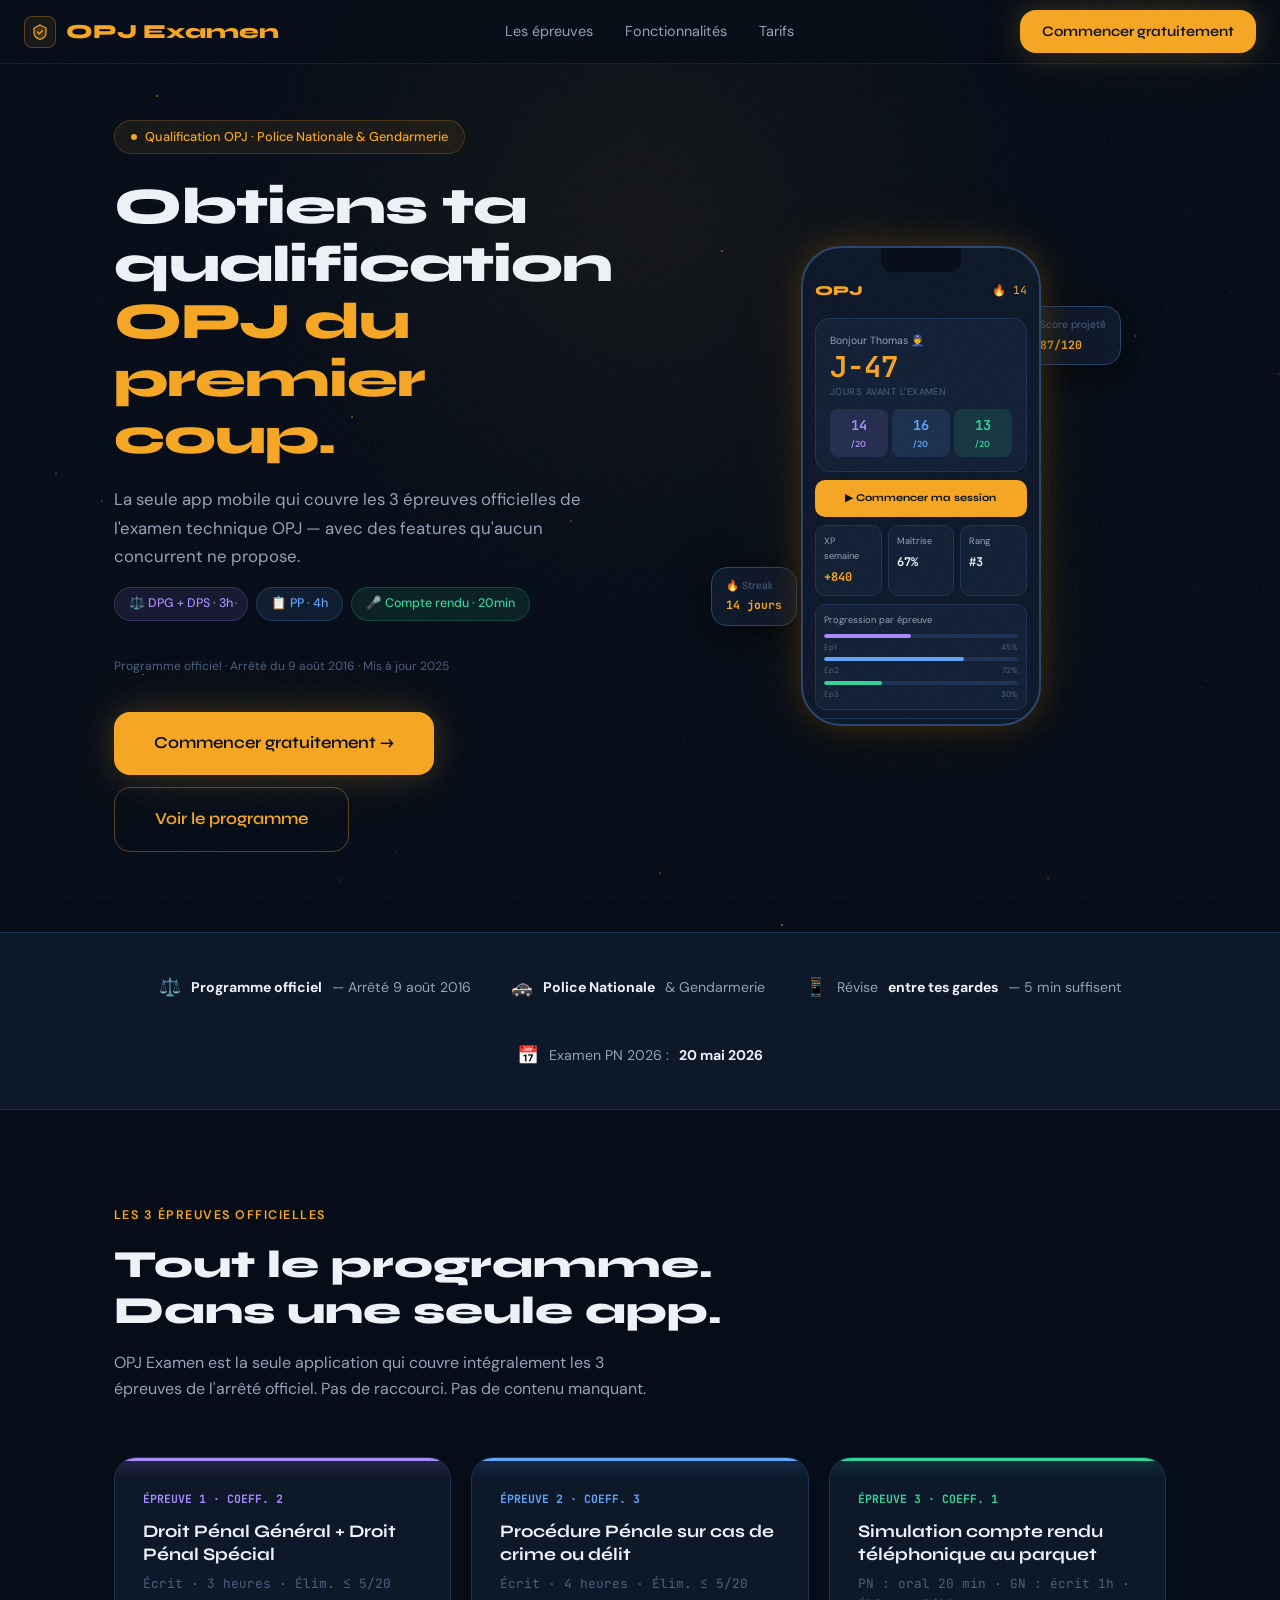
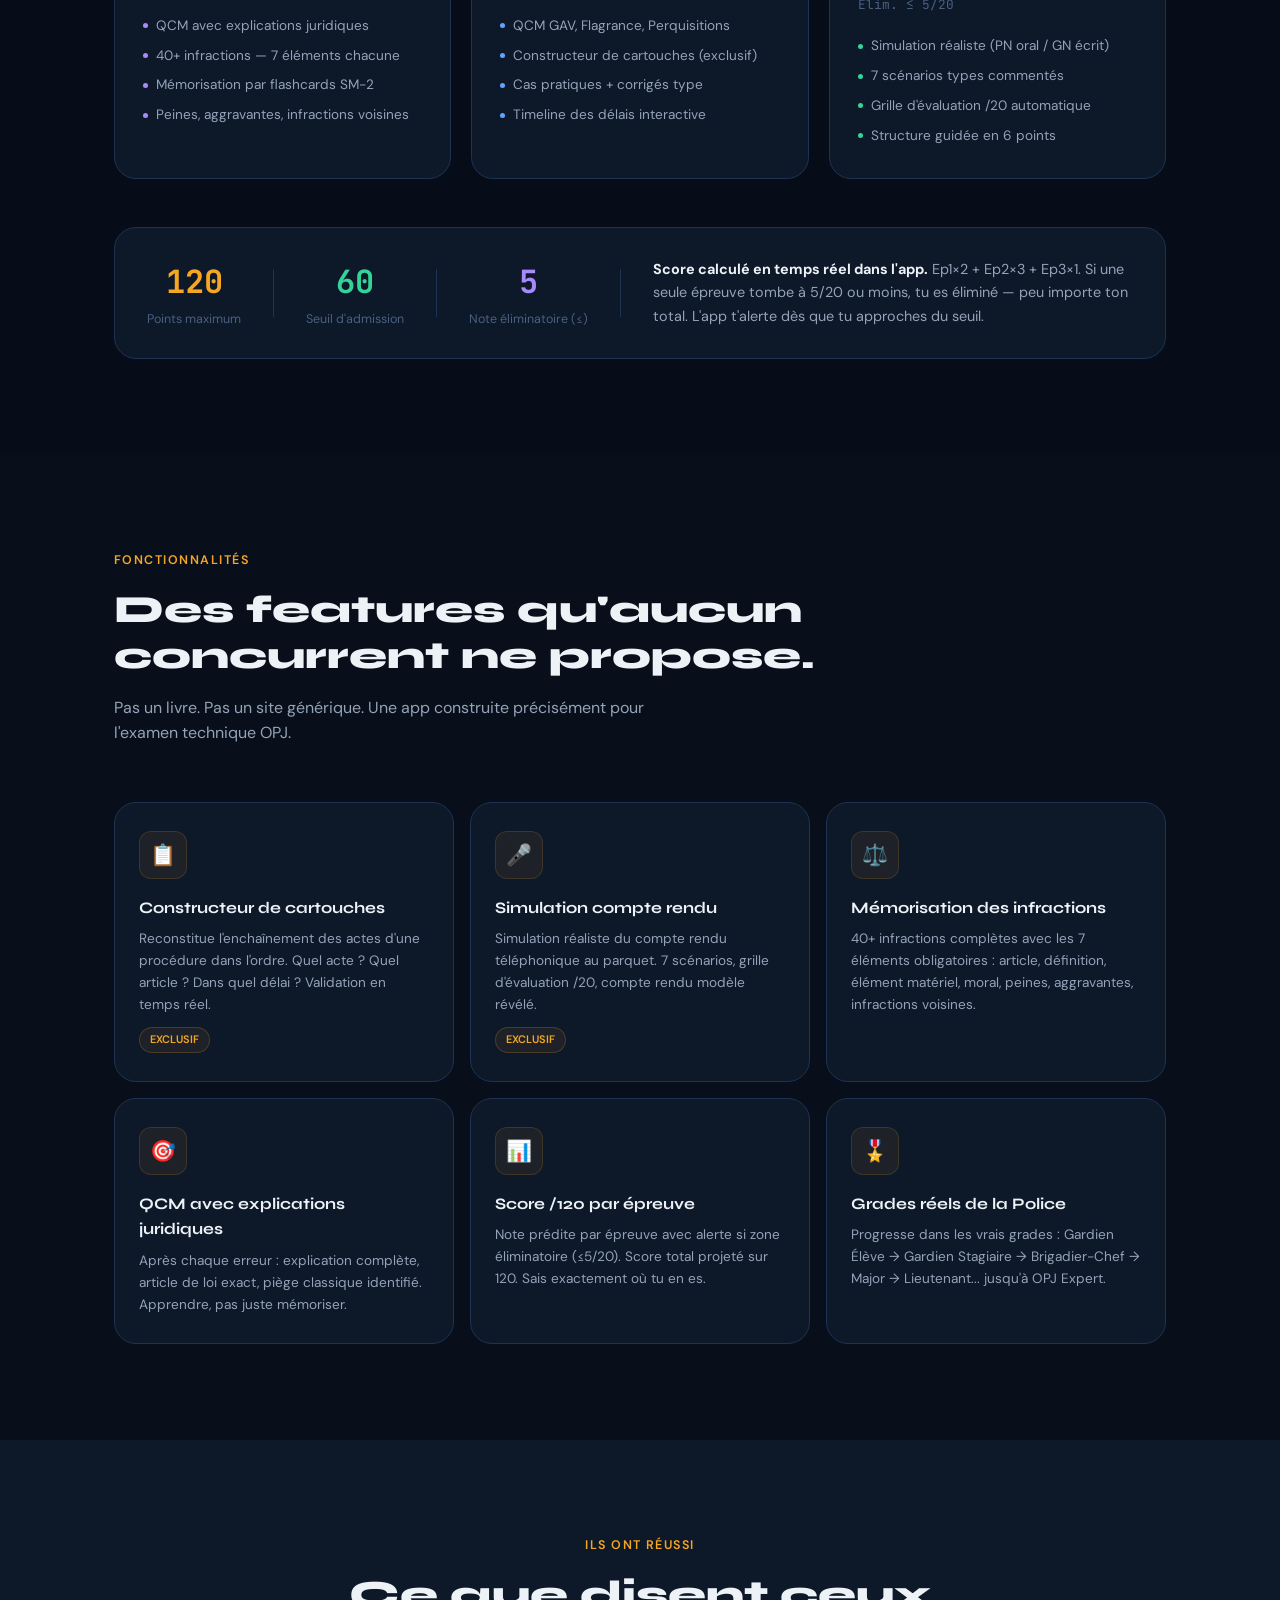
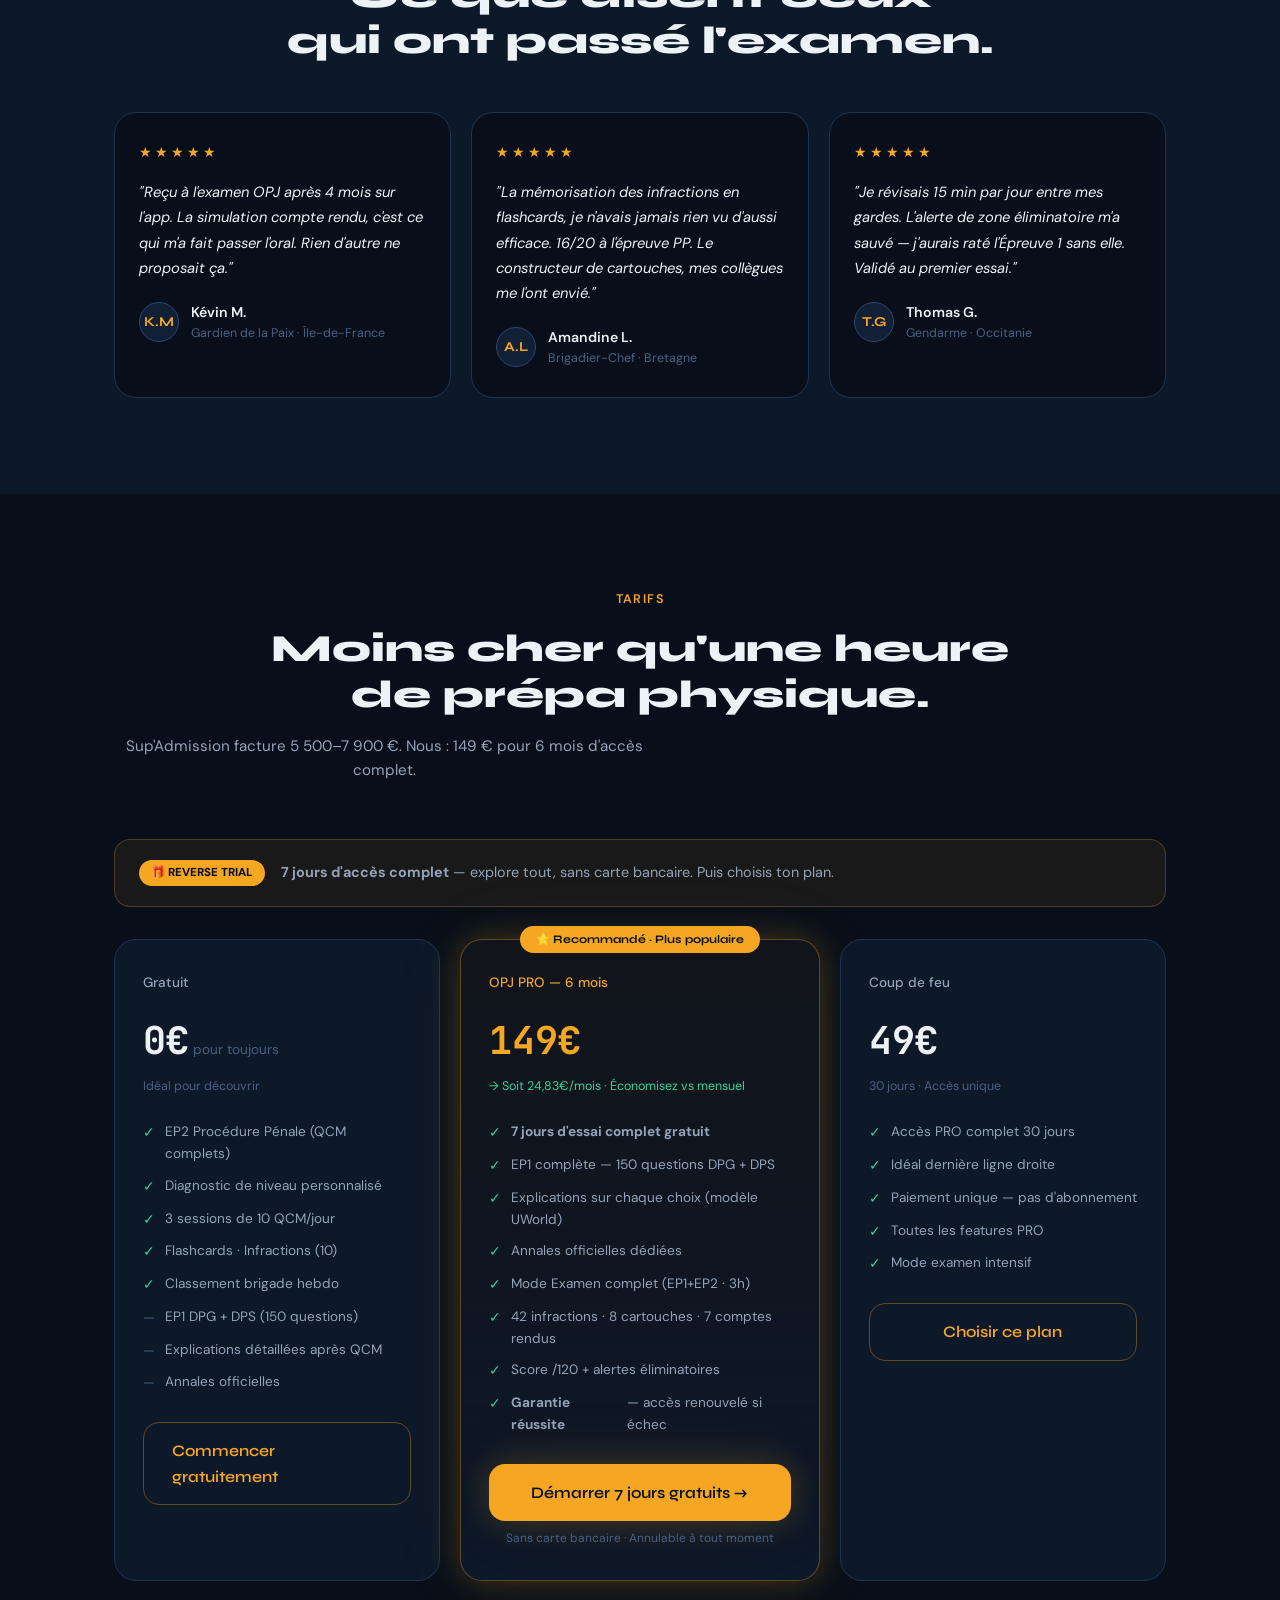
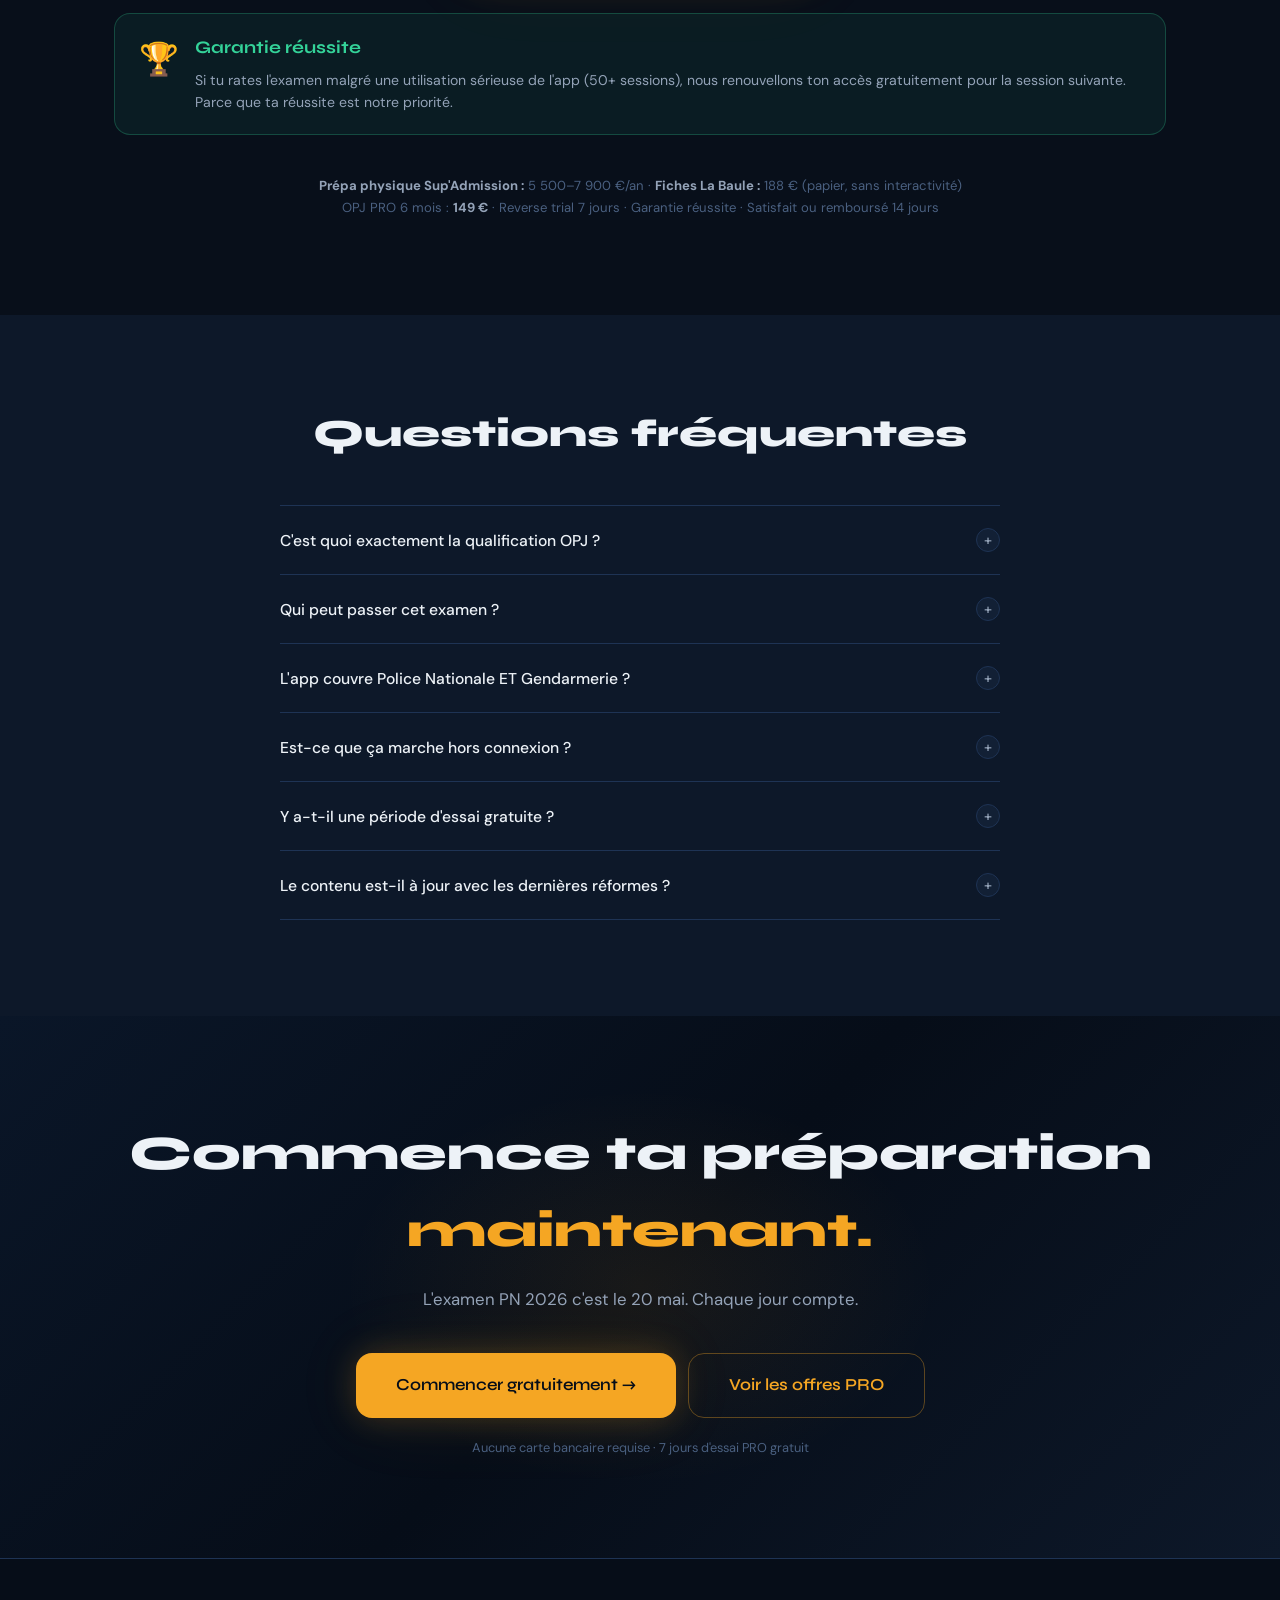
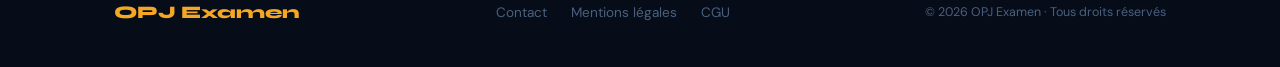
<file: index.html>
<!DOCTYPE html>
<html lang="fr">
<head>
  <meta charset="UTF-8">
  <meta name="viewport" content="width=device-width, initial-scale=1.0, viewport-fit=cover">
  <meta name="theme-color" content="#060D18">
  <meta name="description" content="La référence pour préparer l'examen technique OPJ. 3 épreuves couvertes, QCM, cartouches, simulation compte rendu. Police Nationale et Gendarmerie.">
  <meta property="og:title" content="OPJ Examen — Qualification OPJ">
  <meta property="og:description" content="Prépare les 3 épreuves officielles de l'examen OPJ. La seule app mobile dédiée à la qualification judiciaire.">
  <title>OPJ Examen — Qualification OPJ · Police & Gendarmerie</title>

  <link rel="preconnect" href="https://fonts.googleapis.com">
  <link rel="preconnect" href="https://fonts.gstatic.com" crossorigin>
  <link href="https://fonts.googleapis.com/css2?family=Syne:wght@600;700;800&family=DM+Sans:ital,opsz,wght@0,9..40,400;0,9..40,500;0,9..40,600;1,9..40,400&family=JetBrains+Mono:wght@500;700&display=swap" rel="stylesheet">

  <style>
    /* ── RESET ── */
    *, *::before, *::after { box-sizing: border-box; margin: 0; padding: 0; }
    html { scroll-behavior: smooth; font-size: 16px; }

    /* ── TOKENS ── */
    :root {
      --bg-deep:    #060D18;
      --bg-base:    #080F1A;
      --bg-raised:  #0D1829;
      --bg-overlay: #122035;
      --border:     #1E3354;
      --border-mid: #2A4570;
      --gold:       #F5A623;
      --gold-hover: #FFB93E;
      --gold-glow:  rgba(245,166,35,0.18);
      --gold-sub:   rgba(245,166,35,0.07);
      --text-1:     #EDF2F7;
      --text-2:     #94A3B8;
      --text-3:     #4A6080;
      --success:    #34D399;
      --ep1-color:  #A78BFA;
      --ep2-color:  #60A5FA;
      --ep3-color:  #34D399;
      --shadow-gold: 0 0 32px rgba(245,166,35,0.22), 0 0 80px rgba(245,166,35,0.07);
      --shadow-lg:   0 8px 40px rgba(0,0,0,0.7);
      --r-md: 12px; --r-lg: 16px; --r-xl: 22px; --r-full: 9999px;
      --ease-spring: cubic-bezier(0.34,1.56,0.64,1);
      --ease-smooth: cubic-bezier(0.4,0,0.2,1);
    }

    /* ── BASE ── */
    body {
      font-family: 'DM Sans', sans-serif;
      background: var(--bg-deep);
      color: var(--text-1);
      line-height: 1.6;
      overflow-x: hidden;
    }
    body::before {
      content: '';
      position: fixed; inset: 0;
      background-image: url("data:image/svg+xml,%3Csvg viewBox='0 0 256 256' xmlns='http://www.w3.org/2000/svg'%3E%3Cfilter id='noise'%3E%3CfeTurbulence type='fractalNoise' baseFrequency='0.9' numOctaves='4' stitchTiles='stitch'/%3E%3C/filter%3E%3Crect width='100%25' height='100%25' filter='url(%23noise)'/%3E%3C/svg%3E");
      opacity: 0.028; pointer-events: none; z-index: 9999;
    }
    h1,h2,h3,h4 { font-family: 'Syne', sans-serif; font-weight: 700; }
    .mono { font-family: 'JetBrains Mono', monospace; }
    a { text-decoration: none; }
    img { max-width: 100%; }

    /* ── LAYOUT ── */
    .container { max-width: 1100px; margin: 0 auto; padding: 0 24px; }
    section { padding: 96px 0; }

    /* ── ANIMATIONS ── */
    @keyframes fadeUp {
      from { opacity:0; transform: translateY(28px); }
      to   { opacity:1; transform: translateY(0); }
    }
    @keyframes goldPulse {
      0%,100% { box-shadow: var(--shadow-gold); }
      50%      { box-shadow: 0 0 48px rgba(245,166,35,0.35), 0 0 100px rgba(245,166,35,0.12); }
    }
    @keyframes float {
      0%,100% { transform: translateY(0px); }
      50%      { transform: translateY(-8px); }
    }
    @keyframes shimmer {
      0%   { background-position: -200% 0; }
      100% { background-position: 200% 0; }
    }
    @keyframes rotateSlow {
      from { transform: rotate(0deg); }
      to   { transform: rotate(360deg); }
    }
    @keyframes particleDrift {
      0%   { transform: translateY(0) translateX(0); opacity:0.6; }
      100% { transform: translateY(-120px) translateX(20px); opacity:0; }
    }
    .reveal {
      opacity: 0;
      transform: translateY(32px);
      transition: opacity 0.7s var(--ease-smooth), transform 0.7s var(--ease-smooth);
    }
    .reveal.visible { opacity:1; transform: translateY(0); }
    .stagger-1 { transition-delay: 0ms; }
    .stagger-2 { transition-delay: 100ms; }
    .stagger-3 { transition-delay: 200ms; }
    .stagger-4 { transition-delay: 300ms; }
    .stagger-5 { transition-delay: 400ms; }

    /* ── BUTTONS ── */
    .btn {
      display: inline-flex; align-items: center; justify-content: center; gap: 8px;
      font-family: 'Syne', sans-serif; font-weight: 600;
      border: none; cursor: pointer;
      transition: all 0.2s var(--ease-smooth);
    }
    .btn-primary {
      background: var(--gold); color: var(--bg-deep);
      padding: 16px 32px; border-radius: var(--r-lg);
      font-size: 1rem;
      box-shadow: var(--shadow-gold);
    }
    .btn-primary:hover {
      background: var(--gold-hover);
      transform: translateY(-2px);
      box-shadow: 0 0 40px rgba(245,166,35,0.4), 0 0 100px rgba(245,166,35,0.15);
    }
    .btn-primary:active { transform: translateY(0); }
    .btn-ghost {
      background: transparent; color: var(--gold);
      padding: 15px 28px; border-radius: var(--r-lg);
      border: 1.5px solid rgba(245,166,35,0.35);
      font-size: 1rem;
    }
    .btn-ghost:hover {
      border-color: var(--gold);
      background: var(--gold-sub);
      transform: translateY(-1px);
    }
    .btn-lg { padding: 18px 40px; font-size: 1.05rem; }
    .btn-full { width: 100%; }

    /* ══════════════════════════════════
       NAVBAR
    ══════════════════════════════════ */
    .navbar {
      position: fixed; top: 0; left: 0; right: 0; z-index: 100;
      padding: 0 24px;
      height: 64px;
      display: flex; align-items: center; justify-content: space-between;
      background: rgba(6,13,24,0.85);
      backdrop-filter: blur(20px);
      border-bottom: 1px solid rgba(30,51,84,0.5);
      transition: background 0.3s;
    }
    .navbar-logo {
      font-family: 'Syne', sans-serif;
      font-weight: 800; font-size: 1.25rem;
      color: var(--gold);
      display: flex; align-items: center; gap: 10px;
    }
    .navbar-logo-badge {
      width: 32px; height: 32px;
      background: var(--gold-sub);
      border: 1.5px solid rgba(245,166,35,0.3);
      border-radius: 8px;
      display: flex; align-items: center; justify-content: center;
    }
    .navbar-cta { font-size: 0.9rem; padding: 10px 22px; }
    .navbar-links {
      display: flex; gap: 32px; align-items: center;
    }
    .navbar-links a {
      color: var(--text-2); font-size: 0.9rem;
      transition: color 0.2s;
    }
    .navbar-links a:hover { color: var(--text-1); }

    /* ══════════════════════════════════
       HERO
    ══════════════════════════════════ */
    .hero {
      min-height: 100vh;
      display: flex; align-items: center;
      padding: 120px 0 80px;
      position: relative;
      overflow: hidden;
    }
    .hero::before {
      content: '';
      position: absolute;
      top: -20%; left: 50%; transform: translateX(-50%);
      width: 800px; height: 800px;
      background: radial-gradient(ellipse, rgba(245,166,35,0.06) 0%, transparent 70%);
      pointer-events: none;
    }
    .particles {
      position: absolute; inset: 0; overflow: hidden; pointer-events: none;
    }
    .particle {
      position: absolute;
      width: 2px; height: 2px;
      background: var(--gold);
      border-radius: 50%;
      opacity: 0;
      animation: particleDrift linear infinite;
    }

    .hero-inner {
      display: grid;
      grid-template-columns: 1fr 1fr;
      gap: 64px;
      align-items: center;
    }
    .hero-badge {
      display: inline-flex; align-items: center; gap: 8px;
      background: var(--gold-sub);
      border: 1px solid rgba(245,166,35,0.2);
      border-radius: var(--r-full);
      padding: 6px 16px;
      font-size: 0.8rem; color: var(--gold);
      font-family: 'DM Sans', sans-serif; font-weight: 500;
      margin-bottom: 24px;
      animation: fadeUp 0.8s var(--ease-smooth) both;
    }
    .hero-badge::before { content: ''; width: 6px; height: 6px; border-radius: 50%; background: var(--gold); }
    .hero-title {
      font-size: clamp(2.2rem, 4vw, 3.4rem);
      font-weight: 800; line-height: 1.12;
      letter-spacing: -0.02em;
      margin-bottom: 20px;
      animation: fadeUp 0.8s 0.1s var(--ease-smooth) both;
    }
    .hero-title .gold { color: var(--gold); }
    .hero-subtitle {
      font-size: 1.05rem; color: var(--text-2); line-height: 1.7;
      margin-bottom: 16px;
      animation: fadeUp 0.8s 0.2s var(--ease-smooth) both;
    }
    .hero-epreuves {
      display: flex; flex-wrap: wrap; gap: 8px;
      margin-bottom: 36px;
      animation: fadeUp 0.8s 0.3s var(--ease-smooth) both;
    }
    .ep-pill {
      display: inline-flex; align-items: center; gap: 6px;
      padding: 6px 14px; border-radius: var(--r-full);
      font-size: 0.78rem; font-weight: 500;
    }
    .ep-pill-1 { background: rgba(167,139,250,0.1); color: var(--ep1-color); border: 1px solid rgba(167,139,250,0.2); }
    .ep-pill-2 { background: rgba(96,165,250,0.1);  color: var(--ep2-color); border: 1px solid rgba(96,165,250,0.2); }
    .ep-pill-3 { background: rgba(52,211,153,0.1);  color: var(--ep3-color); border: 1px solid rgba(52,211,153,0.2); }
    .hero-legal {
      font-size: 0.75rem; color: var(--text-3);
      margin-bottom: 36px;
      animation: fadeUp 0.8s 0.35s var(--ease-smooth) both;
    }
    .hero-ctas {
      display: flex; gap: 12px; flex-wrap: wrap;
      animation: fadeUp 0.8s 0.4s var(--ease-smooth) both;
    }

    /* Phone mockup */
    .hero-visual {
      display: flex; justify-content: center; align-items: center;
      animation: fadeUp 0.8s 0.2s var(--ease-smooth) both;
    }
    .phone-wrap {
      position: relative;
      animation: float 6s ease-in-out infinite;
    }
    .phone {
      width: 240px; height: 480px;
      background: var(--bg-raised);
      border: 2px solid var(--border-mid);
      border-radius: 40px;
      overflow: hidden;
      position: relative;
      box-shadow: var(--shadow-gold), var(--shadow-lg);
    }
    .phone::before {
      content: '';
      position: absolute; inset: -2px;
      border-radius: 42px;
      background: linear-gradient(135deg, rgba(245,166,35,0.3), transparent, rgba(245,166,35,0.1));
      z-index: -1;
    }
    .phone-notch {
      width: 80px; height: 24px;
      background: var(--bg-deep);
      border-radius: 0 0 12px 12px;
      margin: 0 auto;
      position: relative; z-index: 2;
    }
    .phone-screen {
      padding: 0 12px 12px;
      height: calc(100% - 24px);
      display: flex; flex-direction: column; gap: 8px;
    }
    .phone-header {
      display: flex; justify-content: space-between; align-items: center;
      padding: 8px 0;
    }
    .phone-logo { font-family: 'Syne', sans-serif; font-weight: 800; color: var(--gold); font-size: 0.85rem; }
    .phone-streak { font-family: 'JetBrains Mono', monospace; font-size: 0.7rem; color: var(--gold); }
    .phone-hero-card {
      background: var(--bg-overlay);
      border: 1px solid var(--border);
      border-radius: 14px;
      padding: 14px;
    }
    .phone-greeting { font-size: 0.65rem; color: var(--text-2); margin-bottom: 4px; }
    .phone-score {
      font-family: 'JetBrains Mono', monospace;
      font-size: 1.8rem; font-weight: 700;
      color: var(--gold); line-height: 1;
      margin-bottom: 2px;
    }
    .phone-score-label { font-size: 0.6rem; color: var(--text-3); text-transform: uppercase; letter-spacing: 0.05em; }
    .phone-eps {
      display: flex; gap: 4px; margin-top: 10px;
    }
    .phone-ep {
      flex: 1; padding: 6px 4px; border-radius: 8px;
      text-align: center;
      font-size: 0.55rem; font-weight: 600;
    }
    .phone-ep-1 { background: rgba(167,139,250,0.12); color: var(--ep1-color); }
    .phone-ep-2 { background: rgba(96,165,250,0.12);  color: var(--ep2-color); }
    .phone-ep-3 { background: rgba(52,211,153,0.12);  color: var(--ep3-color); }
    .phone-ep-val { font-family: 'JetBrains Mono', monospace; font-size: 0.85rem; font-weight: 700; display: block; }
    .phone-cta {
      background: var(--gold); color: var(--bg-deep);
      border-radius: 10px; padding: 10px;
      text-align: center;
      font-family: 'Syne', sans-serif; font-weight: 700; font-size: 0.65rem;
    }
    .phone-cards {
      display: flex; gap: 6px;
    }
    .phone-card-sm {
      flex: 1; background: var(--bg-overlay);
      border: 1px solid var(--border);
      border-radius: 10px; padding: 8px;
    }
    .phone-card-title { font-size: 0.58rem; color: var(--text-2); margin-bottom: 4px; }
    .phone-card-val { font-family: 'JetBrains Mono', monospace; font-size: 0.75rem; font-weight: 700; color: var(--text-1); }
    .phone-progress {
      background: var(--bg-overlay); border: 1px solid var(--border);
      border-radius: 10px; padding: 8px;
    }
    .phone-progress-label { font-size: 0.58rem; color: var(--text-2); margin-bottom: 6px; }
    .phone-bar { height: 4px; background: var(--border); border-radius: 2px; overflow: hidden; margin-bottom: 3px; }
    .phone-bar-fill { height: 100%; border-radius: 2px; }
    .phone-bar-fill-1 { background: var(--ep1-color); width: 45%; }
    .phone-bar-fill-2 { background: var(--ep2-color); width: 72%; }
    .phone-bar-fill-3 { background: var(--ep3-color); width: 30%; }
    .phone-bar-text { font-size: 0.5rem; color: var(--text-3); display: flex; justify-content: space-between; }
    .phone-nav {
      display: flex; justify-content: space-around;
      padding: 8px 0 4px;
      border-top: 1px solid var(--border);
      margin-top: auto;
    }
    .phone-nav-dot {
      width: 20px; height: 20px; border-radius: 6px;
      background: var(--border);
    }
    .phone-nav-dot.active { background: var(--gold); }

    .phone-deco {
      position: absolute;
      background: var(--bg-raised);
      border: 1px solid var(--border-mid);
      border-radius: var(--r-lg);
      padding: 10px 14px;
      font-size: 0.72rem;
      white-space: nowrap;
      box-shadow: var(--shadow-lg);
    }
    .phone-deco-1 { top: 60px; right: -80px; }
    .phone-deco-2 { bottom: 100px; left: -90px; }
    .phone-deco-val { font-family: 'JetBrains Mono', monospace; font-weight: 700; color: var(--gold); }

    /* ══════════════════════════════════
       LÉGITIMITÉ
    ══════════════════════════════════ */
    .legit {
      padding: 40px 0;
      border-top: 1px solid var(--border);
      border-bottom: 1px solid var(--border);
      background: var(--bg-raised);
    }
    .legit-inner {
      display: flex; flex-wrap: wrap;
      gap: 40px; justify-content: center; align-items: center;
    }
    .legit-item {
      display: flex; align-items: center; gap: 10px;
      font-size: 0.88rem; color: var(--text-2);
    }
    .legit-icon { color: var(--gold); font-size: 1.1rem; }
    .legit-item strong { color: var(--text-1); }

    /* ══════════════════════════════════
       ÉPREUVES
    ══════════════════════════════════ */
    .section-label {
      font-size: 0.78rem; font-weight: 600; letter-spacing: 0.12em;
      text-transform: uppercase; color: var(--gold);
      margin-bottom: 16px; display: block;
    }
    .section-title {
      font-size: clamp(1.8rem, 3vw, 2.6rem);
      font-weight: 800; line-height: 1.2;
      margin-bottom: 16px;
    }
    .section-sub {
      font-size: 1rem; color: var(--text-2); max-width: 540px;
      margin-bottom: 56px;
    }
    .epreuves-grid {
      display: grid;
      grid-template-columns: repeat(3, 1fr);
      gap: 20px;
    }
    .epreuve-card {
      background: var(--bg-raised);
      border: 1px solid var(--border);
      border-radius: var(--r-xl);
      padding: 32px 28px;
      position: relative;
      overflow: hidden;
      transition: transform 0.3s var(--ease-smooth), border-color 0.3s, box-shadow 0.3s;
    }
    .epreuve-card:hover {
      transform: translateY(-4px);
      box-shadow: var(--shadow-lg);
    }
    .epreuve-card::before {
      content: '';
      position: absolute; top: 0; left: 0; right: 0;
      height: 3px;
    }
    .epreuve-card-1::before { background: var(--ep1-color); box-shadow: 0 0 20px var(--ep1-color); }
    .epreuve-card-2::before { background: var(--ep2-color); box-shadow: 0 0 20px var(--ep2-color); }
    .epreuve-card-3::before { background: var(--ep3-color); box-shadow: 0 0 20px var(--ep3-color); }
    .epreuve-card:hover { border-color: var(--border-mid); }
    .epreuve-num {
      font-family: 'JetBrains Mono', monospace;
      font-size: 0.72rem; font-weight: 700;
      margin-bottom: 12px; display: block;
    }
    .epreuve-num-1 { color: var(--ep1-color); }
    .epreuve-num-2 { color: var(--ep2-color); }
    .epreuve-num-3 { color: var(--ep3-color); }
    .epreuve-title {
      font-size: 1.1rem; font-weight: 700;
      margin-bottom: 8px; line-height: 1.3;
    }
    .epreuve-meta {
      font-size: 0.8rem; color: var(--text-3);
      margin-bottom: 20px;
      font-family: 'JetBrains Mono', monospace;
    }
    .epreuve-features { list-style: none; display: flex; flex-direction: column; gap: 8px; }
    .epreuve-features li {
      display: flex; align-items: center; gap: 8px;
      font-size: 0.85rem; color: var(--text-2);
    }
    .epreuve-features li::before {
      content: '';
      width: 5px; height: 5px; border-radius: 50%;
      flex-shrink: 0;
    }
    .epreuve-card-1 .epreuve-features li::before { background: var(--ep1-color); }
    .epreuve-card-2 .epreuve-features li::before { background: var(--ep2-color); }
    .epreuve-card-3 .epreuve-features li::before { background: var(--ep3-color); }
    .score-info {
      margin-top: 48px;
      background: var(--bg-raised);
      border: 1px solid var(--border);
      border-radius: var(--r-xl);
      padding: 28px 32px;
      display: flex; align-items: center; gap: 32px;
      flex-wrap: wrap;
    }
    .score-bloc { text-align: center; }
    .score-val {
      font-family: 'JetBrains Mono', monospace;
      font-size: 2rem; font-weight: 700; color: var(--gold);
      display: block;
    }
    .score-lbl { font-size: 0.78rem; color: var(--text-3); margin-top: 2px; }
    .score-sep { width: 1px; height: 48px; background: var(--border); }
    .score-desc { flex: 1; min-width: 200px; }
    .score-desc p { font-size: 0.9rem; color: var(--text-2); line-height: 1.6; }
    .score-desc strong { color: var(--text-1); }

    /* ══════════════════════════════════
       FEATURES
    ══════════════════════════════════ */
    .features { background: var(--bg-base); }
    .features-grid {
      display: grid;
      grid-template-columns: repeat(3, 1fr);
      gap: 16px;
    }
    .feature-card {
      background: var(--bg-raised);
      border: 1px solid var(--border);
      border-radius: var(--r-xl);
      padding: 28px 24px;
      transition: transform 0.3s var(--ease-smooth), border-color 0.3s;
    }
    .feature-card:hover { transform: translateY(-3px); border-color: var(--border-mid); }
    .feature-icon {
      width: 48px; height: 48px; border-radius: var(--r-md);
      background: var(--gold-sub); border: 1px solid rgba(245,166,35,0.15);
      display: flex; align-items: center; justify-content: center;
      font-size: 1.3rem; margin-bottom: 16px;
    }
    .feature-title {
      font-size: 1rem; font-weight: 700; margin-bottom: 8px;
    }
    .feature-desc { font-size: 0.85rem; color: var(--text-2); line-height: 1.6; }
    .feature-badge {
      display: inline-block; margin-top: 12px;
      background: var(--gold-sub); color: var(--gold);
      border: 1px solid rgba(245,166,35,0.2);
      border-radius: var(--r-full);
      font-size: 0.68rem; font-weight: 600; padding: 3px 10px;
    }

    /* ══════════════════════════════════
       TÉMOIGNAGES
    ══════════════════════════════════ */
    .temoignages { background: var(--bg-raised); }
    .temoignages-grid {
      display: grid; grid-template-columns: repeat(3,1fr); gap: 20px;
    }
    .temoignage-card {
      background: var(--bg-base);
      border: 1px solid var(--border);
      border-radius: var(--r-xl);
      padding: 28px 24px;
    }
    .temoignage-stars {
      display: flex; gap: 3px; margin-bottom: 16px;
    }
    .star { color: var(--gold); font-size: 0.9rem; }
    .temoignage-text {
      font-size: 0.92rem; color: var(--text-1);
      line-height: 1.7; margin-bottom: 20px;
      font-style: italic;
    }
    .temoignage-author {
      display: flex; align-items: center; gap: 12px;
    }
    .author-avatar {
      width: 40px; height: 40px; border-radius: 50%;
      background: var(--bg-overlay);
      border: 1.5px solid var(--border-mid);
      display: flex; align-items: center; justify-content: center;
      font-family: 'Syne', sans-serif; font-weight: 700;
      font-size: 0.85rem; color: var(--gold);
    }
    .author-name { font-weight: 600; font-size: 0.88rem; }
    .author-role { font-size: 0.78rem; color: var(--text-3); margin-top: 1px; }

    /* ══════════════════════════════════
       TARIFS
    ══════════════════════════════════ */
    .tarifs { background: var(--bg-base); }
    .tarifs-header { text-align: center; margin-bottom: 48px; }
    .tarifs-toggle {
      display: inline-flex;
      background: var(--bg-raised);
      border: 1px solid var(--border);
      border-radius: var(--r-full);
      padding: 4px;
      gap: 4px; margin-bottom: 16px;
    }
    .toggle-btn {
      padding: 8px 20px; border-radius: var(--r-full);
      font-family: 'DM Sans', sans-serif; font-weight: 500;
      font-size: 0.88rem; cursor: pointer; border: none;
      background: transparent; color: var(--text-2);
      transition: all 0.2s;
    }
    .toggle-btn.active { background: var(--gold); color: var(--bg-deep); }
    .save-badge {
      display: inline-block;
      background: rgba(52,211,153,0.1); color: var(--success);
      border: 1px solid rgba(52,211,153,0.2);
      border-radius: var(--r-full);
      font-size: 0.75rem; padding: 3px 12px;
      margin-left: 8px;
    }
    .tarifs-grid {
      display: grid; grid-template-columns: 1fr 1.1fr 1fr;
      gap: 20px; align-items: stretch;
    }
    .tarif-card {
      background: var(--bg-raised);
      border: 1px solid var(--border);
      border-radius: var(--r-xl);
      padding: 32px 28px;
      position: relative;
    }
    .tarif-card-pro {
      border-color: rgba(245,166,35,0.35);
      background: linear-gradient(180deg, rgba(245,166,35,0.04) 0%, var(--bg-raised) 100%);
      box-shadow: var(--shadow-gold);
    }
    .tarif-popular {
      position: absolute; top: -14px; left: 50%; transform: translateX(-50%);
      background: var(--gold); color: var(--bg-deep);
      font-family: 'Syne', sans-serif; font-weight: 700;
      font-size: 0.72rem; padding: 4px 16px;
      border-radius: var(--r-full);
      white-space: nowrap;
    }
    .tarif-name {
      font-size: 0.85rem; color: var(--text-2); font-weight: 500;
      margin-bottom: 16px;
    }
    .tarif-price {
      margin-bottom: 6px;
    }
    .tarif-amount {
      font-family: 'JetBrains Mono', monospace;
      font-size: 2.4rem; font-weight: 700; color: var(--text-1);
    }
    .tarif-amount.gold { color: var(--gold); }
    .tarif-period { font-size: 0.85rem; color: var(--text-3); }
    .tarif-annual-note {
      font-size: 0.78rem; color: var(--success);
      margin-bottom: 24px; min-height: 20px;
    }
    .tarif-features {
      list-style: none; display: flex;
      flex-direction: column; gap: 10px;
      margin-bottom: 28px;
    }
    .tarif-features li {
      display: flex; align-items: flex-start; gap: 10px;
      font-size: 0.85rem; color: var(--text-2);
    }
    .check { color: var(--success); flex-shrink: 0; margin-top: 1px; }
    .cross { color: var(--text-3); flex-shrink: 0; margin-top: 1px; }
    .tarif-cta { width: 100%; }
    .tarif-ref {
      text-align: center; margin-top: 40px;
      font-size: 0.82rem; color: var(--text-3); line-height: 1.7;
    }
    .tarif-ref strong { color: var(--text-2); }

    /* ══════════════════════════════════
       FAQ
    ══════════════════════════════════ */
    .faq { background: var(--bg-raised); }
    .faq-grid { max-width: 720px; margin: 0 auto; }
    .faq-item:first-child { border-top: 1px solid var(--border); }
    .faq-item {
      border-bottom: 1px solid var(--border);
    }
    .faq-question {
      width: 100%; text-align: left;
      background: none; border: none; cursor: pointer;
      padding: 22px 0;
      display: flex; justify-content: space-between; align-items: center;
      gap: 16px;
      font-family: 'DM Sans', sans-serif; font-weight: 500;
      font-size: 0.98rem; color: var(--text-1);
      transition: color 0.2s;
    }
    .faq-question:hover { color: var(--gold); }
    .faq-icon {
      width: 24px; height: 24px; flex-shrink: 0;
      background: var(--bg-overlay); border: 1px solid var(--border);
      border-radius: 50%;
      display: flex; align-items: center; justify-content: center;
      font-size: 0.9rem; color: var(--text-2);
      transition: all 0.3s var(--ease-smooth);
    }
    .faq-item.open .faq-icon {
      background: var(--gold-sub); border-color: rgba(245,166,35,0.3);
      color: var(--gold); transform: rotate(45deg);
    }
    .faq-answer {
      max-height: 0; overflow: hidden;
      /* max-height et padding gérés en JS pour éviter les coupures */
      transition: max-height 0.4s ease, padding 0.3s ease;
      font-size: 0.9rem; color: var(--text-2); line-height: 1.7;
    }

    /* ══════════════════════════════════
       CTA FINAL
    ══════════════════════════════════ */
    .cta-final {
      background: linear-gradient(135deg, #0A1628 0%, #060D18 50%, #0D1829 100%);
      text-align: center;
      padding: 100px 0;
      position: relative;
      overflow: hidden;
    }
    .cta-final::before {
      content: '';
      position: absolute; top: 50%; left: 50%;
      transform: translate(-50%, -50%);
      width: 600px; height: 400px;
      background: radial-gradient(ellipse, rgba(245,166,35,0.08) 0%, transparent 70%);
    }
    .cta-final-title {
      font-size: clamp(2rem, 4vw, 3rem);
      font-weight: 800; margin-bottom: 16px;
      position: relative;
    }
    .cta-final-sub {
      font-size: 1.05rem; color: var(--text-2);
      margin-bottom: 40px; position: relative;
    }
    .cta-final-ctas {
      display: flex; gap: 12px; justify-content: center;
      flex-wrap: wrap; position: relative;
    }
    .cta-final-note {
      margin-top: 20px; font-size: 0.8rem; color: var(--text-3);
    }

    /* ══════════════════════════════════
       REVERSE TRIAL + GARANTIE
    ══════════════════════════════════ */
    .reverse-trial-banner {
      display: flex; align-items: center; gap: 16px;
      background: rgba(245,166,35,0.07); border: 1px solid rgba(245,166,35,0.25);
      border-radius: 16px; padding: 20px 24px; margin-bottom: 32px;
      font-size: 0.9rem; color: var(--text-2);
    }
    .reverse-trial-badge {
      background: var(--gold); color: var(--bg-deep); font-weight: 800;
      font-size: 0.72rem; padding: 4px 12px; border-radius: 99px; white-space: nowrap; flex-shrink: 0;
    }
    .garantie-banner {
      display: flex; align-items: flex-start; gap: 16px;
      background: rgba(52,211,153,0.07); border: 1px solid rgba(52,211,153,0.25);
      border-radius: 16px; padding: 20px 24px; margin-top: 32px;
    }
    .garantie-icon { font-size: 2rem; flex-shrink: 0; }
    .garantie-title { font-family: 'Syne', sans-serif; font-weight: 700; font-size: 1.1rem; color: var(--success); margin-bottom: 6px; }
    .garantie-sub { font-size: 0.88rem; color: var(--text-2); line-height: 1.6; }

    /* ══════════════════════════════════
       FOOTER
    ══════════════════════════════════ */
    footer {
      background: var(--bg-deep);
      border-top: 1px solid var(--border);
      padding: 40px 0;
    }
    .footer-inner {
      display: flex; justify-content: space-between;
      align-items: center; flex-wrap: wrap; gap: 16px;
    }
    .footer-logo {
      font-family: 'Syne', sans-serif; font-weight: 800;
      color: var(--gold); font-size: 1.1rem;
    }
    .footer-links { display: flex; gap: 24px; }
    .footer-links a { font-size: 0.85rem; color: var(--text-3); transition: color 0.2s; }
    .footer-links a:hover { color: var(--text-2); }
    .footer-copy { font-size: 0.78rem; color: var(--text-3); }

    /* ══════════════════════════════════
       RESPONSIVE
    ══════════════════════════════════ */
    @media (max-width: 900px) {
      .hero-inner { grid-template-columns: 1fr; text-align: center; }
      .hero-visual { display: none; }
      .hero-epreuves { justify-content: center; }
      .hero-ctas { justify-content: center; }
      .epreuves-grid { grid-template-columns: 1fr; }
      .features-grid { grid-template-columns: 1fr 1fr; }
      .temoignages-grid { grid-template-columns: 1fr; }
      .tarifs-grid { grid-template-columns: 1fr; }
      .navbar-links { display: none; }
      .score-info { flex-direction: column; text-align: center; }
      .score-sep { width: 80px; height: 1px; }
      .legit-inner { gap: 24px; }
    }
    @media (max-width: 600px) {
      section { padding: 64px 0; }
      .features-grid { grid-template-columns: 1fr; }
      .hero-ctas { flex-direction: column; }
      .hero-ctas .btn { width: 100%; }
      .cta-final-ctas { flex-direction: column; align-items: center; }
    }
  </style>
</head>
<body>

  <!-- ── NAVBAR ── -->
  <nav class="navbar" id="navbar">
    <div class="navbar-logo">
      <div class="navbar-logo-badge">
        <svg width="16" height="16" viewBox="0 0 16 16" fill="none">
          <path d="M8 1L14 4V9C14 12 11 14.5 8 15.5C5 14.5 2 12 2 9V4L8 1Z" fill="rgba(245,166,35,0.2)" stroke="#F5A623" stroke-width="1.2"/>
          <path d="M5.5 8L7.2 9.8L10.5 6.5" stroke="#F5A623" stroke-width="1.2" stroke-linecap="round"/>
        </svg>
      </div>
      OPJ Examen
    </div>
    <div class="navbar-links">
      <a href="#epreuves">Les épreuves</a>
      <a href="#features">Fonctionnalités</a>
      <a href="#tarifs">Tarifs</a>
    </div>
    <a href="app.html" class="btn btn-primary navbar-cta">Commencer gratuitement</a>
  </nav>

  <!-- ── HERO ── -->
  <section class="hero" id="hero">
    <div class="particles" id="particles"></div>
    <div class="container">
      <div class="hero-inner">
        <div class="hero-content">
          <div class="hero-badge">Qualification OPJ · Police Nationale & Gendarmerie</div>
          <h1 class="hero-title">
            Obtiens ta qualification<br>
            <span class="gold">OPJ du premier coup.</span>
          </h1>
          <p class="hero-subtitle">
            La seule app mobile qui couvre les 3 épreuves officielles de l'examen technique OPJ — avec des features qu'aucun concurrent ne propose.
          </p>
          <div class="hero-epreuves">
            <span class="ep-pill ep-pill-1">⚖️ DPG + DPS · 3h</span>
            <span class="ep-pill ep-pill-2">📋 PP · 4h</span>
            <span class="ep-pill ep-pill-3">🎤 Compte rendu · 20min</span>
          </div>
          <p class="hero-legal">Programme officiel · Arrêté du 9 août 2016 · Mis à jour 2025</p>
          <div class="hero-ctas">
            <a href="app.html" class="btn btn-primary btn-lg">Commencer gratuitement →</a>
            <a href="#epreuves" class="btn btn-ghost btn-lg">Voir le programme</a>
          </div>
        </div>
        <div class="hero-visual">
          <div class="phone-wrap">
            <div class="phone-deco phone-deco-1">
              <div style="font-size:0.65rem;color:var(--text-3);margin-bottom:2px;">Score projeté</div>
              <div class="phone-deco-val">87/120</div>
            </div>
            <div class="phone-deco phone-deco-2">
              <div style="font-size:0.65rem;color:var(--text-3);margin-bottom:2px;">🔥 Streak</div>
              <div class="phone-deco-val">14 jours</div>
            </div>
            <div class="phone">
              <div class="phone-notch"></div>
              <div class="phone-screen">
                <div class="phone-header">
                  <div class="phone-logo">OPJ</div>
                  <div class="phone-streak">🔥 14</div>
                </div>
                <div class="phone-hero-card">
                  <div class="phone-greeting">Bonjour Thomas 👮</div>
                  <div class="phone-score">J-47</div>
                  <div class="phone-score-label">Jours avant l'examen</div>
                  <div class="phone-eps">
                    <div class="phone-ep phone-ep-1"><span class="phone-ep-val">14</span>/20</div>
                    <div class="phone-ep phone-ep-2"><span class="phone-ep-val">16</span>/20</div>
                    <div class="phone-ep phone-ep-3"><span class="phone-ep-val">13</span>/20</div>
                  </div>
                </div>
                <div class="phone-cta">▶ Commencer ma session</div>
                <div class="phone-cards">
                  <div class="phone-card-sm">
                    <div class="phone-card-title">XP semaine</div>
                    <div class="phone-card-val" style="color:var(--gold)">+840</div>
                  </div>
                  <div class="phone-card-sm">
                    <div class="phone-card-title">Maîtrise</div>
                    <div class="phone-card-val">67%</div>
                  </div>
                  <div class="phone-card-sm">
                    <div class="phone-card-title">Rang</div>
                    <div class="phone-card-val">#3</div>
                  </div>
                </div>
                <div class="phone-progress">
                  <div class="phone-progress-label">Progression par épreuve</div>
                  <div class="phone-bar"><div class="phone-bar-fill phone-bar-fill-1"></div></div>
                  <div class="phone-bar-text"><span>Ep1</span><span>45%</span></div>
                  <div class="phone-bar" style="margin-top:4px"><div class="phone-bar-fill phone-bar-fill-2"></div></div>
                  <div class="phone-bar-text"><span>Ep2</span><span>72%</span></div>
                  <div class="phone-bar" style="margin-top:4px"><div class="phone-bar-fill phone-bar-fill-3"></div></div>
                  <div class="phone-bar-text"><span>Ep3</span><span>30%</span></div>
                </div>
                <div class="phone-nav">
                  <div class="phone-nav-dot active"></div>
                  <div class="phone-nav-dot"></div>
                  <div class="phone-nav-dot"></div>
                  <div class="phone-nav-dot"></div>
                  <div class="phone-nav-dot"></div>
                </div>
              </div>
            </div>
          </div>
        </div>
      </div>
    </div>
  </section>

  <!-- ── LÉGITIMITÉ ── -->
  <div class="legit">
    <div class="container">
      <div class="legit-inner">
        <div class="legit-item"><span class="legit-icon">⚖️</span> <strong>Programme officiel</strong> — Arrêté 9 août 2016</div>
        <div class="legit-item"><span class="legit-icon">🚓</span> <strong>Police Nationale</strong> & Gendarmerie</div>
        <div class="legit-item"><span class="legit-icon">📱</span> Révise <strong>entre tes gardes</strong> — 5 min suffisent</div>
        <div class="legit-item"><span class="legit-icon">📅</span> Examen PN 2026 : <strong>20 mai 2026</strong></div>
      </div>
    </div>
  </div>

  <!-- ── ÉPREUVES ── -->
  <section id="epreuves">
    <div class="container">
      <span class="section-label reveal">Les 3 épreuves officielles</span>
      <h2 class="section-title reveal stagger-1">Tout le programme.<br>Dans une seule app.</h2>
      <p class="section-sub reveal stagger-2">OPJ Examen est la seule application qui couvre intégralement les 3 épreuves de l'arrêté officiel. Pas de raccourci. Pas de contenu manquant.</p>

      <div class="epreuves-grid">
        <div class="epreuve-card epreuve-card-1 reveal stagger-1">
          <span class="epreuve-num epreuve-num-1">ÉPREUVE 1 · COEFF. 2</span>
          <h3 class="epreuve-title">Droit Pénal Général + Droit Pénal Spécial</h3>
          <p class="epreuve-meta">Écrit · 3 heures · Élim. ≤ 5/20</p>
          <ul class="epreuve-features">
            <li>QCM avec explications juridiques</li>
            <li>40+ infractions — 7 éléments chacune</li>
            <li>Mémorisation par flashcards SM-2</li>
            <li>Peines, aggravantes, infractions voisines</li>
          </ul>
        </div>
        <div class="epreuve-card epreuve-card-2 reveal stagger-2">
          <span class="epreuve-num epreuve-num-2">ÉPREUVE 2 · COEFF. 3</span>
          <h3 class="epreuve-title">Procédure Pénale sur cas de crime ou délit</h3>
          <p class="epreuve-meta">Écrit · 4 heures · Élim. ≤ 5/20</p>
          <ul class="epreuve-features">
            <li>QCM GAV, Flagrance, Perquisitions</li>
            <li>Constructeur de cartouches (exclusif)</li>
            <li>Cas pratiques + corrigés type</li>
            <li>Timeline des délais interactive</li>
          </ul>
        </div>
        <div class="epreuve-card epreuve-card-3 reveal stagger-3">
          <span class="epreuve-num epreuve-num-3">ÉPREUVE 3 · COEFF. 1</span>
          <h3 class="epreuve-title">Simulation compte rendu téléphonique au parquet</h3>
          <p class="epreuve-meta">PN : oral 20 min · GN : écrit 1h · Élim. ≤ 5/20</p>
          <ul class="epreuve-features">
            <li>Simulation réaliste (PN oral / GN écrit)</li>
            <li>7 scénarios types commentés</li>
            <li>Grille d'évaluation /20 automatique</li>
            <li>Structure guidée en 6 points</li>
          </ul>
        </div>
      </div>

      <div class="score-info reveal">
        <div class="score-bloc">
          <span class="score-val">120</span>
          <div class="score-lbl">Points maximum</div>
        </div>
        <div class="score-sep"></div>
        <div class="score-bloc">
          <span class="score-val" style="color:var(--success)">60</span>
          <div class="score-lbl">Seuil d'admission</div>
        </div>
        <div class="score-sep"></div>
        <div class="score-bloc">
          <span class="score-val" style="color:var(--ep1-color)">5</span>
          <div class="score-lbl">Note éliminatoire (≤)</div>
        </div>
        <div class="score-sep"></div>
        <div class="score-desc">
          <p><strong>Score calculé en temps réel dans l'app.</strong> Ep1×2 + Ep2×3 + Ep3×1. Si une seule épreuve tombe à 5/20 ou moins, tu es éliminé — peu importe ton total. L'app t'alerte dès que tu approches du seuil.</p>
        </div>
      </div>
    </div>
  </section>

  <!-- ── FEATURES ── -->
  <section class="features" id="features">
    <div class="container">
      <span class="section-label reveal">Fonctionnalités</span>
      <h2 class="section-title reveal stagger-1">Des features qu'aucun<br>concurrent ne propose.</h2>
      <p class="section-sub reveal stagger-2">Pas un livre. Pas un site générique. Une app construite précisément pour l'examen technique OPJ.</p>

      <div class="features-grid">
        <div class="feature-card reveal stagger-1">
          <div class="feature-icon">📋</div>
          <h3 class="feature-title">Constructeur de cartouches</h3>
          <p class="feature-desc">Reconstitue l'enchaînement des actes d'une procédure dans l'ordre. Quel acte ? Quel article ? Dans quel délai ? Validation en temps réel.</p>
          <span class="feature-badge">EXCLUSIF</span>
        </div>
        <div class="feature-card reveal stagger-2">
          <div class="feature-icon">🎤</div>
          <h3 class="feature-title">Simulation compte rendu</h3>
          <p class="feature-desc">Simulation réaliste du compte rendu téléphonique au parquet. 7 scénarios, grille d'évaluation /20, compte rendu modèle révélé.</p>
          <span class="feature-badge">EXCLUSIF</span>
        </div>
        <div class="feature-card reveal stagger-3">
          <div class="feature-icon">⚖️</div>
          <h3 class="feature-title">Mémorisation des infractions</h3>
          <p class="feature-desc">40+ infractions complètes avec les 7 éléments obligatoires : article, définition, élément matériel, moral, peines, aggravantes, infractions voisines.</p>
        </div>
        <div class="feature-card reveal stagger-1">
          <div class="feature-icon">🎯</div>
          <h3 class="feature-title">QCM avec explications juridiques</h3>
          <p class="feature-desc">Après chaque erreur : explication complète, article de loi exact, piège classique identifié. Apprendre, pas juste mémoriser.</p>
        </div>
        <div class="feature-card reveal stagger-2">
          <div class="feature-icon">📊</div>
          <h3 class="feature-title">Score /120 par épreuve</h3>
          <p class="feature-desc">Note prédite par épreuve avec alerte si zone éliminatoire (≤5/20). Score total projeté sur 120. Sais exactement où tu en es.</p>
        </div>
        <div class="feature-card reveal stagger-3">
          <div class="feature-icon">🎖️</div>
          <h3 class="feature-title">Grades réels de la Police</h3>
          <p class="feature-desc">Progresse dans les vrais grades : Gardien Élève → Gardien Stagiaire → Brigadier-Chef → Major → Lieutenant... jusqu'à OPJ Expert.</p>
        </div>
      </div>
    </div>
  </section>

  <!-- ── TÉMOIGNAGES ── -->
  <section class="temoignages">
    <div class="container">
      <span class="section-label reveal" style="text-align:center;display:block">Ils ont réussi</span>
      <h2 class="section-title reveal stagger-1" style="text-align:center;margin-bottom:48px">Ce que disent ceux<br>qui ont passé l'examen.</h2>
      <div class="temoignages-grid">
        <div class="temoignage-card reveal stagger-1">
          <div class="temoignage-stars">
            <span class="star">★</span><span class="star">★</span><span class="star">★</span><span class="star">★</span><span class="star">★</span>
          </div>
          <p class="temoignage-text">"Reçu à l'examen OPJ après 4 mois sur l'app. La simulation compte rendu, c'est ce qui m'a fait passer l'oral. Rien d'autre ne proposait ça."</p>
          <div class="temoignage-author">
            <div class="author-avatar">K.M</div>
            <div>
              <div class="author-name">Kévin M.</div>
              <div class="author-role">Gardien de la Paix · Île-de-France</div>
            </div>
          </div>
        </div>
        <div class="temoignage-card reveal stagger-2">
          <div class="temoignage-stars">
            <span class="star">★</span><span class="star">★</span><span class="star">★</span><span class="star">★</span><span class="star">★</span>
          </div>
          <p class="temoignage-text">"La mémorisation des infractions en flashcards, je n'avais jamais rien vu d'aussi efficace. 16/20 à l'épreuve PP. Le constructeur de cartouches, mes collègues me l'ont envié."</p>
          <div class="temoignage-author">
            <div class="author-avatar">A.L</div>
            <div>
              <div class="author-name">Amandine L.</div>
              <div class="author-role">Brigadier-Chef · Bretagne</div>
            </div>
          </div>
        </div>
        <div class="temoignage-card reveal stagger-3">
          <div class="temoignage-stars">
            <span class="star">★</span><span class="star">★</span><span class="star">★</span><span class="star">★</span><span class="star">★</span>
          </div>
          <p class="temoignage-text">"Je révisais 15 min par jour entre mes gardes. L'alerte de zone éliminatoire m'a sauvé — j'aurais raté l'Épreuve 1 sans elle. Validé au premier essai."</p>
          <div class="temoignage-author">
            <div class="author-avatar">T.G</div>
            <div>
              <div class="author-name">Thomas G.</div>
              <div class="author-role">Gendarme · Occitanie</div>
            </div>
          </div>
        </div>
      </div>
    </div>
  </section>

  <!-- ── TARIFS ── -->
  <section class="tarifs" id="tarifs">
    <div class="container">
      <div class="tarifs-header">
        <span class="section-label reveal">Tarifs</span>
        <h2 class="section-title reveal stagger-1">Moins cher qu'une heure<br>de prépa physique.</h2>
        <p class="section-sub reveal stagger-2" style="font-size:0.95rem">Sup'Admission facture 5 500–7 900 €. Nous : 149 € pour 6 mois d'accès complet.</p>
      </div>

      <!-- Reverse trial banner -->
      <div class="reverse-trial-banner reveal">
        <span class="reverse-trial-badge">🎁 REVERSE TRIAL</span>
        <p><strong>7 jours d'accès complet</strong> — explore tout, sans carte bancaire. Puis choisis ton plan.</p>
      </div>

      <div class="tarifs-grid reveal">
        <div class="tarif-card">
          <div class="tarif-name">Gratuit</div>
          <div class="tarif-price">
            <span class="tarif-amount">0€</span>
            <span class="tarif-period">pour toujours</span>
          </div>
          <div class="tarif-annual-note" style="color:var(--text-3)">Idéal pour découvrir</div>
          <ul class="tarif-features">
            <li><span class="check">✓</span> EP2 Procédure Pénale (QCM complets)</li>
            <li><span class="check">✓</span> Diagnostic de niveau personnalisé</li>
            <li><span class="check">✓</span> 3 sessions de 10 QCM/jour</li>
            <li><span class="check">✓</span> Flashcards · Infractions (10)</li>
            <li><span class="check">✓</span> Classement brigade hebdo</li>
            <li><span class="cross">—</span> EP1 DPG + DPS (150 questions)</li>
            <li><span class="cross">—</span> Explications détaillées après QCM</li>
            <li><span class="cross">—</span> Annales officielles</li>
          </ul>
          <a href="app.html" class="btn btn-ghost tarif-cta">Commencer gratuitement</a>
        </div>

        <div class="tarif-card tarif-card-pro">
          <div class="tarif-popular">⭐ Recommandé · Plus populaire</div>
          <div class="tarif-name" style="color:var(--gold)">OPJ PRO — 6 mois</div>
          <div class="tarif-price">
            <span class="tarif-amount gold">149€</span>
          </div>
          <div class="tarif-annual-note" style="color:var(--success)">→ Soit 24,83€/mois · Économisez vs mensuel</div>
          <ul class="tarif-features">
            <li><span class="check">✓</span> <strong>7 jours d'essai complet gratuit</strong></li>
            <li><span class="check">✓</span> EP1 complète — 150 questions DPG + DPS</li>
            <li><span class="check">✓</span> Explications sur chaque choix (modèle UWorld)</li>
            <li><span class="check">✓</span> Annales officielles dédiées</li>
            <li><span class="check">✓</span> Mode Examen complet (EP1+EP2 · 3h)</li>
            <li><span class="check">✓</span> 42 infractions · 8 cartouches · 7 comptes rendus</li>
            <li><span class="check">✓</span> Score /120 + alertes éliminatoires</li>
            <li><span class="check">✓</span> <strong>Garantie réussite</strong> — accès renouvelé si échec</li>
          </ul>
          <a href="app.html" class="btn btn-primary tarif-cta" style="animation: goldPulse 3s ease-in-out infinite;">Démarrer 7 jours gratuits →</a>
          <p style="text-align:center;font-size:0.75rem;color:var(--text-3);margin-top:8px">Sans carte bancaire · Annulable à tout moment</p>
        </div>

        <div class="tarif-card">
          <div class="tarif-name">Coup de feu</div>
          <div class="tarif-price">
            <span class="tarif-amount">49€</span>
          </div>
          <div class="tarif-annual-note" style="color:var(--text-3)">30 jours · Accès unique</div>
          <ul class="tarif-features">
            <li><span class="check">✓</span> Accès PRO complet 30 jours</li>
            <li><span class="check">✓</span> Idéal dernière ligne droite</li>
            <li><span class="check">✓</span> Paiement unique — pas d'abonnement</li>
            <li><span class="check">✓</span> Toutes les features PRO</li>
            <li><span class="check">✓</span> Mode examen intensif</li>
          </ul>
          <a href="app.html" class="btn btn-ghost tarif-cta">Choisir ce plan</a>
        </div>
      </div>

      <!-- Garantie réussite -->
      <div class="garantie-banner reveal">
        <div class="garantie-icon">🏆</div>
        <div>
          <p class="garantie-title">Garantie réussite</p>
          <p class="garantie-sub">Si tu rates l'examen malgré une utilisation sérieuse de l'app (50+ sessions), nous renouvellons ton accès gratuitement pour la session suivante. Parce que ta réussite est notre priorité.</p>
        </div>
      </div>

      <p class="tarif-ref reveal">
        <strong>Prépa physique Sup'Admission :</strong> 5 500–7 900 €/an · <strong>Fiches La Baule :</strong> 188 € (papier, sans interactivité)<br>
        OPJ PRO 6 mois : <strong>149 €</strong> · Reverse trial 7 jours · Garantie réussite · Satisfait ou remboursé 14 jours
      </p>
    </div>
  </section>

  <!-- ── FAQ ── -->
  <section class="faq">
    <div class="container">
      <h2 class="section-title reveal" style="text-align:center;margin-bottom:48px">Questions fréquentes</h2>
      <div class="faq-grid">
        <div class="faq-item">
          <button class="faq-question" type="button" onclick="toggleFaq(this)">
            C'est quoi exactement la qualification OPJ ?
            <div class="faq-icon">+</div>
          </button>
          <div class="faq-answer">La qualification d'Officier de Police Judiciaire est une habilitation judiciaire qui permet à un policier ou gendarme d'effectuer des actes d'enquête sous le contrôle du parquet. Elle s'obtient par un examen technique (3 épreuves) après 24 mois de service minimum. Les officiers (lieutenants, capitaines...) l'obtiennent automatiquement à leur sortie d'école.</div>
        </div>
        <div class="faq-item">
          <button class="faq-question" type="button" onclick="toggleFaq(this)">
            Qui peut passer cet examen ?
            <div class="faq-icon">+</div>
          </button>
          <div class="faq-answer">Les gardiens de la paix, brigadiers-chefs et majors de police avec au moins 24 mois de service (arrêté du 22 décembre 2023). Pour la Gendarmerie : les gendarmes avec 24 mois de service minimum. NE PAS confondre avec le concours d'officier de police (corps de commandement) qui est un concours de recrutement différent.</div>
        </div>
        <div class="faq-item">
          <button class="faq-question" type="button" onclick="toggleFaq(this)">
            L'app couvre Police Nationale ET Gendarmerie ?
            <div class="faq-icon">+</div>
          </button>
          <div class="faq-answer">Oui. Un toggle PN/GN dans les paramètres adapte l'app à ton corps : les coefficients des épreuves sont ajustés (Ep2 coeff. 3 en GN), l'Épreuve 3 passe en mode "écrit 1 heure" pour la GN (contre oral 20 min pour la PN), et la date d'examen est adaptée (PN : 20 mai 2026 · GN : dernier trimestre).</div>
        </div>
        <div class="faq-item">
          <button class="faq-question" type="button" onclick="toggleFaq(this)">
            Est-ce que ça marche hors connexion ?
            <div class="faq-icon">+</div>
          </button>
          <div class="faq-answer">Oui. L'app est une PWA (Progressive Web App) installable sur ton téléphone comme une vraie app. Une fois installée, tout le contenu est disponible hors ligne. Tu peux réviser dans le métro, au vestiaire, ou en garde sans connexion internet.</div>
        </div>
        <div class="faq-item">
          <button class="faq-question" type="button" onclick="toggleFaq(this)">
            Y a-t-il une période d'essai gratuite ?
            <div class="faq-icon">+</div>
          </button>
          <div class="faq-answer">Oui. Le plan Gratuit est permanent (pas de limite de temps). L'accès PRO inclut 7 jours d'essai gratuit sans carte bancaire. Une offre d'essai est aussi proposée automatiquement après quelques jours d'utilisation.</div>
        </div>
        <div class="faq-item">
          <button class="faq-question" type="button" onclick="toggleFaq(this)">
            Le contenu est-il à jour avec les dernières réformes ?
            <div class="faq-icon">+</div>
          </button>
          <div class="faq-answer">Oui. L'app intègre un système d'alertes de mise à jour légale. Quand une loi modifie le CP ou le CPP (comme la loi narcotrafic de juin 2025), une notification s'affiche avec l'impact sur les questions concernées. Les questions et fiches affectées sont marquées "mis à jour".</div>
        </div>
      </div>
    </div>
  </section>

  <!-- ── CTA FINAL ── -->
  <section class="cta-final">
    <div class="container">
      <h2 class="cta-final-title reveal">Commence ta préparation<br><span style="color:var(--gold)">maintenant.</span></h2>
      <p class="cta-final-sub reveal stagger-1">L'examen PN 2026 c'est le 20 mai. Chaque jour compte.</p>
      <div class="cta-final-ctas reveal stagger-2">
        <a href="app.html" class="btn btn-primary btn-lg">Commencer gratuitement →</a>
        <a href="#tarifs" class="btn btn-ghost btn-lg">Voir les offres PRO</a>
      </div>
      <p class="cta-final-note reveal stagger-3">Aucune carte bancaire requise · 7 jours d'essai PRO gratuit</p>
    </div>
  </section>

  <!-- ── FOOTER ── -->
  <footer>
    <div class="container">
      <div class="footer-inner">
        <div class="footer-logo">OPJ Examen</div>
        <div class="footer-links">
          <a href="mailto:contact@blocopj.fr">Contact</a>
          <a href="#">Mentions légales</a>
          <a href="#">CGU</a>
        </div>
        <div class="footer-copy">© 2026 OPJ Examen · Tous droits réservés</div>
      </div>
    </div>
  </footer>

  <script>
    const container = document.getElementById('particles');
    if (container) {
      for (let i = 0; i < 25; i++) {
        const p = document.createElement('div');
        p.className = 'particle';
        p.style.cssText = `
          left: ${Math.random() * 100}%;
          top: ${Math.random() * 100}%;
          animation-duration: ${5 + Math.random() * 8}s;
          animation-delay: ${Math.random() * 6}s;
          width: ${1 + Math.random()}px;
          height: ${1 + Math.random()}px;
          opacity: ${0.2 + Math.random() * 0.4};
        `;
        container.appendChild(p);
      }
    }

    const observer = new IntersectionObserver((entries) => {
      entries.forEach(e => {
        if (e.isIntersecting) { e.target.classList.add('visible'); }
      });
    }, { threshold: 0.12 });
    document.querySelectorAll('.reveal').forEach(el => observer.observe(el));

    window.addEventListener('scroll', () => {
      const nav = document.getElementById('navbar');
      if (nav) nav.style.background = window.scrollY > 60 ? 'rgba(6,13,24,0.97)' : 'rgba(6,13,24,0.85)';
    });

    function setToggle(mode) {
      const btnM = document.getElementById('btn-mensuel');
      const btnA = document.getElementById('btn-annuel');
      const amount = document.getElementById('price-amount');
      const period = document.getElementById('price-period');
      const note = document.getElementById('annual-note');
      if (mode === 'annuel') {
        btnA.classList.add('active'); btnM.classList.remove('active');
        if (amount) amount.textContent = '59,99€';
        if (period) period.textContent = '/an';
        if (note) { note.textContent = '→ Soit 5€/mois · Économisez 60€'; note.style.color = 'var(--success)'; }
      } else {
        btnM.classList.add('active'); btnA.classList.remove('active');
        if (amount) amount.textContent = '9,99€';
        if (period) period.textContent = '/mois';
        if (note) note.innerHTML = '&nbsp;';
      }
    }

    function toggleFaq(btn) {
      const item = btn.closest('.faq-item');
      if (!item) return;
      const answer = item.querySelector('.faq-answer');
      if (!answer) return;
      const isOpen = item.classList.contains('open');

      // Ferme tous les items ouverts avec animation propre
      document.querySelectorAll('.faq-item.open').forEach(i => {
        const a = i.querySelector('.faq-answer');
        if (a) {
          a.style.maxHeight = a.scrollHeight + 'px'; // fixe la hauteur avant de refermer
          requestAnimationFrame(() => { a.style.maxHeight = '0'; a.style.paddingBottom = '0'; });
        }
        i.classList.remove('open');
      });

      if (!isOpen) {
        item.classList.add('open');
        // Ouvre avec la hauteur réelle du contenu (pas de 800px arbitraire)
        answer.style.maxHeight = answer.scrollHeight + 'px';
        answer.style.paddingBottom = '20px';
      }
    }

    // Init FAQ : s'assurer que tous les items sont bien fermés
    document.querySelectorAll('.faq-answer').forEach(a => {
      a.style.maxHeight = '0';
      a.style.paddingBottom = '0';
    });
  </script>

</body>
</html>
</file>
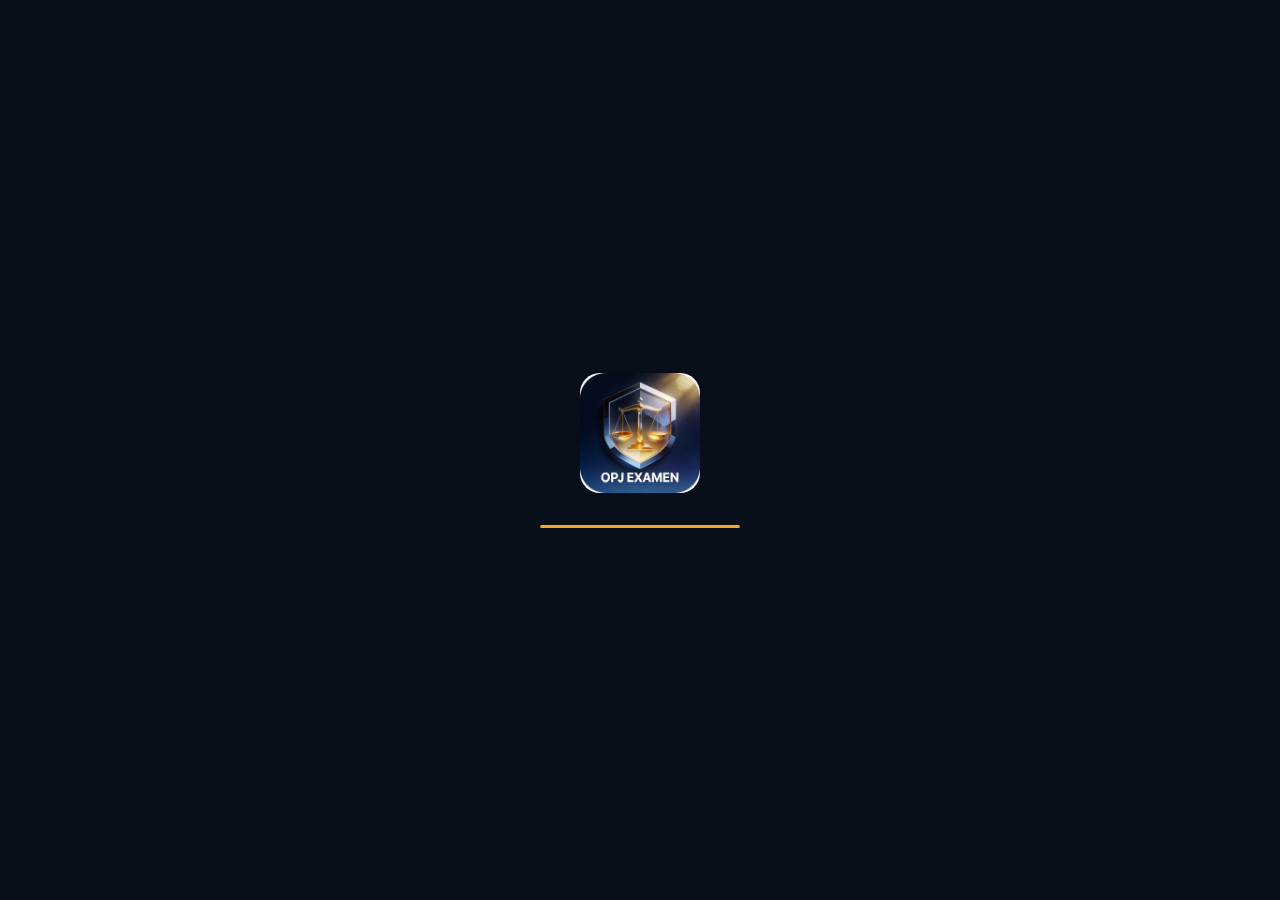
<file: app.html>
<!DOCTYPE html>
<html lang="fr">
<head>
  <meta charset="UTF-8">
  <meta name="viewport" content="width=device-width, initial-scale=1.0, viewport-fit=cover">
  <meta name="theme-color" content="#080F1A">
  <meta name="mobile-web-app-capable" content="yes">
  <meta name="apple-mobile-web-app-capable" content="yes">
  <meta name="apple-mobile-web-app-status-bar-style" content="black-translucent">
  <title>OPJ Examen — Qualification OPJ</title>
  <link rel="manifest" href="manifest.json">
  <link rel="icon" type="image/png" sizes="192x192" href="assets/icons/icon-192.png">
  <link rel="icon" type="image/png" sizes="512x512" href="assets/icons/icon-512.png">
  <link rel="apple-touch-icon" href="assets/icons/icon-192.png">

  <!-- Fonts -->
  <link rel="preconnect" href="https://fonts.googleapis.com">
  <link rel="preconnect" href="https://fonts.gstatic.com" crossorigin>
  <link href="https://fonts.googleapis.com/css2?family=Syne:wght@600;700;800&family=DM+Sans:ital,opsz,wght@0,9..40,400;0,9..40,500;0,9..40,600;1,9..40,400&family=JetBrains+Mono:wght@500;700&display=swap" rel="stylesheet">

  <!-- CSS dans cet ordre exact -->
  <link rel="stylesheet" href="css/variables.css">
  <link rel="stylesheet" href="css/base.css">
  <link rel="stylesheet" href="css/animations.css">
  <link rel="stylesheet" href="css/components.css">
  <link rel="stylesheet" href="css/screens.css">
  <link rel="stylesheet" href="css/new-modules.css">
</head>
<body>

  <!-- Écran de chargement initial -->
  <div id="splash-screen">
    <div class="splash-logo">
      <img src="assets/icons/icon-192.png" alt="" class="splash-logo-img" width="120" height="120">
    </div>
    <div class="splash-bar">
      <div class="splash-bar-fill"></div>
    </div>
  </div>

  <!-- Conteneur principal de l'app -->
  <div id="app" class="app-container" style="display:none">

    <!-- Header fixe : logo OPJ cliquable → accueil (caché pendant l'onboarding) -->
    <header id="app-header" class="app-header" style="display:none">
      <button type="button" class="logo-home-btn" onclick="goHome()" aria-label="Retour accueil">
        <svg width="28" height="28" viewBox="0 0 28 28" fill="none" aria-hidden="true">
          <path d="M14 2L24 7V15C24 20.5 19.5 24.5 14 26C8.5 24.5 4 20.5 4 15V7L14 2Z" fill="rgba(245,166,35,0.15)" stroke="#F5A623" stroke-width="1.5"/>
          <path d="M10 14L12.5 16.5L18 11" stroke="#F5A623" stroke-width="1.5" stroke-linecap="round"/>
        </svg>
        <span class="logo-home-text">OPJ</span>
      </button>
    </header>

    <!-- Zone de rendu des écrans (le router injecte ici) -->
    <main id="screen-container" class="screen-container"></main>

    <!-- Navigation bottom (cachée pendant l'onboarding) -->
    <nav id="nav-bar" class="nav-bar" style="display:none">
      <button type="button" class="nav-item" data-route="home" aria-label="Accueil">
        <svg class="nav-icon" viewBox="0 0 24 24" fill="none" stroke="currentColor" stroke-width="2" stroke-linecap="round" stroke-linejoin="round"><path d="M3 9l9-7 9 7v11a2 2 0 0 1-2 2H5a2 2 0 0 1-2-2z"/><polyline points="9 22 9 12 15 12 15 22"/></svg>
        <span class="nav-label">Accueil</span>
      </button>
      <button type="button" class="nav-item" data-route="learn" aria-label="Apprendre">
        <svg class="nav-icon" viewBox="0 0 24 24" fill="none" stroke="currentColor" stroke-width="2" stroke-linecap="round" stroke-linejoin="round"><path d="M4 19.5A2.5 2.5 0 0 1 6.5 17H20"/><path d="M6.5 2H20v20H6.5A2.5 2.5 0 0 1 4 19.5v-15A2.5 2.5 0 0 1 6.5 2z"/><line x1="8" y1="7" x2="16" y2="7"/><line x1="8" y1="11" x2="16" y2="11"/></svg>
        <span class="nav-label">Apprendre</span>
      </button>
      <button type="button" class="nav-item" data-route="train" aria-label="S'entraîner">
        <svg class="nav-icon" viewBox="0 0 24 24" fill="none" stroke="currentColor" stroke-width="2" stroke-linecap="round" stroke-linejoin="round"><circle cx="12" cy="12" r="10"/><circle cx="12" cy="12" r="6"/><circle cx="12" cy="12" r="2"/></svg>
        <span class="nav-label">S'entraîner</span>
      </button>
      <button type="button" class="nav-item" data-route="cartouches" aria-label="Procédure">
        <svg class="nav-icon" viewBox="0 0 24 24" fill="none" stroke="currentColor" stroke-width="2" stroke-linecap="round" stroke-linejoin="round"><line x1="8" y1="6" x2="21" y2="6"/><line x1="8" y1="12" x2="21" y2="12"/><line x1="8" y1="18" x2="21" y2="18"/><line x1="3" y1="6" x2="3.01" y2="6"/><line x1="3" y1="12" x2="3.01" y2="12"/><line x1="3" y1="18" x2="3.01" y2="18"/></svg>
        <span class="nav-label">Procédure</span>
      </button>
      <button type="button" class="nav-item" data-route="profile" aria-label="Moi">
        <svg class="nav-icon" viewBox="0 0 24 24" fill="none" stroke="currentColor" stroke-width="2" stroke-linecap="round" stroke-linejoin="round"><path d="M20 21v-2a4 4 0 0 0-4-4H8a4 4 0 0 0-4 4v2"/><circle cx="12" cy="7" r="4"/></svg>
        <span class="nav-label">Moi</span>
      </button>
    </nav>

    <!-- Zone des toasts -->
    <div id="toast-container"></div>

    <!-- Zone des overlays/modals -->
    <div id="modal-container"></div>

  </div>

  <!-- Scripts classiques, ordre garanti, sans type="module" -->
  <!-- Données -->
  <script src="data/lessons/dpg.js"></script>
  <script src="data/lessons/dps.js"></script>
  <script src="data/lessons/pp.js"></script>
  <script src="data/questions-ep1.js"></script>
  <script src="data/questions-ep2.js"></script>
  <script src="data/infractions.js"></script>
  <script src="data/cartouches.js"></script>
  <script src="data/comptes-rendus.js"></script>
  <script src="data/cas-pratiques.js"></script>
  <script src="data/actus-juridiques.js"></script>

  <!-- Core -->
  <script src="js/storage.js"></script>
  <script src="js/state.js"></script>
  <script src="js/router.js"></script>

  <!-- Modules -->
  <script src="js/modules/notifications.js"></script>
  <script src="js/modules/gamification.js"></script>
  <script src="js/modules/paywall.js"></script>
  <script src="js/modules/onboarding.js"></script>
  <script src="js/modules/home.js"></script>
  <script src="js/modules/qcm.js"></script>
  <script src="js/modules/infractions.js"></script>
  <script src="js/modules/cartouches.js"></script>
  <script src="js/modules/compteRendu.js"></script>
  <script src="js/modules/lessons.js"></script>
  <script src="js/modules/flashcards.js"></script>
  <script src="js/modules/casePratique.js"></script>
  <script src="js/modules/diagnostic.js"></script>
  <script src="js/modules/share.js"></script>
  <script src="js/modules/examMode.js"></script>
  <script src="js/modules/leaderboard.js"></script>

  <!-- Point d'entrée — TOUJOURS EN DERNIER -->
  <script src="js/app.js"></script>

</body>
</html>
</file>
<file: css/variables.css>
/**
 * OPJ EXAMEN — Design tokens
 * Toutes les variables du système de design. Aucune valeur en dur dans les composants.
 */

/* ── Surfaces ── */
:root {
  --c-bg-deepest: #04090F;
  --c-bg-base: #080F1A;
  --c-bg-raised: #0D1829;
  --c-bg-overlay: #122035;
  --c-bg-hover: #1A2D47;
  --c-border: #1E3354;
  --c-border-mid: #2A4570;
}

/* ── Or — l'accent signature ── */
:root {
  --c-gold: #F5A623;
  --c-gold-bright: #FFB93E;
  --c-gold-dim: #C47F0F;
  --c-gold-glow: rgba(245, 166, 35, 0.15);
  --c-gold-subtle: rgba(245, 166, 35, 0.08);
}

/* ── Texte ── */
:root {
  --c-text-primary: #EDF2F7;
  --c-text-secondary: #94A3B8;
  --c-text-muted: #4A6080;
}

/* ── Sémantique ── */
:root {
  --c-success: #34D399;
  --c-success-bg: rgba(52, 211, 153, 0.1);
  --c-success-bg-strong: rgba(52, 211, 153, 0.2);
  --c-success-border: rgba(52, 211, 153, 0.3);
  --c-success-border-strong: rgba(52, 211, 153, 0.5);
  --c-error: #F87171;
  --c-error-bg: rgba(248, 113, 113, 0.1);
  --c-error-border: rgba(248, 113, 113, 0.3);
  --c-warning: #FBBF24;
  --c-warning-bg: rgba(251, 191, 36, 0.1);
  --c-warning-border: rgba(251, 191, 36, 0.3);
  --c-eliminating: #EF4444;
  --c-eliminating-bg: rgba(239, 68, 68, 0.15);
  --c-danger-zone: #F97316;
  /* Catégories infractions (badges) */
  --c-cat-personnes-bg: #1A0F2E;
  --c-cat-personnes: #A78BFA;
  --c-cat-biens-bg: #0F1D35;
  --c-cat-biens: #60A5FA;
  --c-cat-nation-bg: #0A1F15;
  --c-cat-nation: #34D399;
}

/* Overlays modaux */
:root {
  --c-overlay-dark: rgba(4, 9, 15, 0.85);
  --c-overlay-darker: rgba(4, 9, 15, 0.7);
  --c-overlay-black: rgba(0, 0, 0, 0.6);
}

/* ── Espacement (base 4px) ── */
:root {
  --s-1: 4px;
  --s-2: 8px;
  --s-3: 12px;
  --s-4: 16px;
  --s-5: 20px;
  --s-6: 24px;
  --s-8: 32px;
  --s-10: 40px;
  --s-12: 48px;
  --s-16: 64px;
  --s-20: 80px;
  --s-24: 96px;
}

/* ── Border radius ── */
:root {
  --r-xs: 4px;
  --r-sm: 8px;
  --r-md: 12px;
  --r-lg: 16px;
  --r-xl: 20px;
  --r-2xl: 28px;
  --r-3xl: 36px;
  --r-full: 9999px;
}

/* ── Ombres ── */
:root {
  --shadow-sm: 0 1px 4px rgba(0, 0, 0, 0.5);
  --shadow-md: 0 4px 16px rgba(0, 0, 0, 0.6);
  --shadow-lg: 0 8px 32px rgba(0, 0, 0, 0.7);
  --shadow-xl: 0 16px 48px rgba(0, 0, 0, 0.8);
  --shadow-gold: 0 0 20px rgba(245, 166, 35, 0.25), 0 0 60px rgba(245, 166, 35, 0.08);
  --shadow-inset: inset 0 1px 0 rgba(255, 255, 255, 0.04);
}

/* ── Animations (easing & durées) ── */
:root {
  --ease-spring: cubic-bezier(0.34, 1.56, 0.64, 1);
  --ease-smooth: cubic-bezier(0.4, 0, 0.2, 1);
  --ease-out: cubic-bezier(0, 0, 0.2, 1);
  --ease-in: cubic-bezier(0.4, 0, 1, 1);
  --dur-instant: 100ms;
  --dur-fast: 180ms;
  --dur-normal: 280ms;
  --dur-slow: 420ms;
  --dur-slower: 650ms;
}

/* ── Typographie (échelle) ── */
:root {
  --fs-2xs: 10px;
  --lh-2xs: 1.4;
  --fs-xs: 12px;
  --lh-xs: 1.4;
  --fs-sm: 13px;
  --lh-sm: 1.5;
  --fs-base: 15px;
  --lh-base: 1.6;
  --fs-md: 17px;
  --lh-md: 1.5;
  --fs-lg: 20px;
  --lh-lg: 1.4;
  --fs-xl: 24px;
  --lh-xl: 1.3;
  --fs-2xl: 30px;
  --lh-2xl: 1.2;
  --fs-3xl: 38px;
  --lh-3xl: 1.15;
  --fs-4xl: 48px;
  --lh-4xl: 1.1;
  --fs-5xl: 60px;
  --lh-5xl: 1;
}

/* ── Z-index ── */
:root {
  --z-base: 1;
  --z-above: 10;
  --z-nav: 100;
  --z-modal: 200;
  --z-toast: 300;
  --z-overlay: 400;
}

/* ── Couleurs épreuves (EP1 violet · EP2 bleu · EP3 vert) ── */
:root {
  --c-ep1:        #A78BFA;
  --c-ep1-bg:     rgba(167, 139, 250, 0.10);
  --c-ep1-border: rgba(167, 139, 250, 0.25);
  --c-ep2:        #60A5FA;
  --c-ep2-bg:     rgba(96, 165, 250, 0.10);
  --c-ep2-border: rgba(96, 165, 250, 0.25);
  --c-ep3:        #34D399;
  --c-ep3-bg:     rgba(52, 211, 153, 0.10);
  --c-ep3-border: rgba(52, 211, 153, 0.25);
}

/* ── Alias gold-sub (compat modules) ── */
:root {
  --c-gold-sub: rgba(245, 166, 35, 0.08);
  --gold-sub:   rgba(245, 166, 35, 0.07);
  --gold:       #F5A623;
  --c-ep1-color: #A78BFA;
  --c-ep2-color: #60A5FA;
}
</file>
<file: css/base.css>
/**
 * OPJ EXAMEN — Reset et fondations
 * Reset moderne, typographie globale, structure app, scrollbar, grain.
 */

/* Reset moderne */
*,
*::before,
*::after {
  box-sizing: border-box;
  margin: 0;
  padding: 0;
}

html {
  font-size: 16px;
  -webkit-tap-highlight-color: transparent;
  -webkit-text-size-adjust: 100%;
}

body {
  font-family: 'DM Sans', sans-serif;
  font-size: var(--fs-base);
  line-height: var(--lh-base);
  color: var(--c-text-primary);
  background: var(--c-bg-base);
  overflow-x: hidden;
  min-height: 100dvh;
}

/* Structure app */
.app-container {
  max-width: 430px;
  margin: 0 auto;
  min-height: 100dvh;
  position: relative;
  overflow: hidden;
}

.screen-container {
  height: 100dvh;
  overflow-y: auto;
  scroll-behavior: smooth;
  padding-bottom: calc(60px + env(safe-area-inset-bottom));
}

/* Cache la scrollbar mais garde la fonctionnalité */
.screen-container::-webkit-scrollbar {
  display: none;
}

.screen-container {
  -ms-overflow-style: none;
  scrollbar-width: none;
}

/* Typographie */
h1, h2, h3, h4 {
  font-family: 'Syne', sans-serif;
  font-weight: 700;
}

.mono,
.score,
.xp,
.timer {
  font-family: 'JetBrains Mono', monospace;
}

/* Selection */
::selection {
  background: var(--c-gold-glow);
  color: var(--c-gold);
}

/* Scrollbar custom (desktop) */
::-webkit-scrollbar {
  width: 4px;
}

::-webkit-scrollbar-track {
  background: var(--c-bg-base);
}

::-webkit-scrollbar-thumb {
  background: var(--c-border-mid);
  border-radius: 2px;
}

/* Grain texture subtile sur le body */
body::before {
  content: '';
  position: fixed;
  inset: 0;
  background-image: url("data:image/svg+xml,%3Csvg viewBox='0 0 256 256' xmlns='http://www.w3.org/2000/svg'%3E%3Cfilter id='n'%3E%3CfeTurbulence type='fractalNoise' baseFrequency='0.9' numOctaves='4' stitchTiles='stitch'/%3E%3C/filter%3E%3Crect width='100%25' height='100%25' filter='url(%23n)'/%3E%3C/svg%3E");
  opacity: 0.025;
  pointer-events: none;
  z-index: 9999;
}

/* Safe area padding pour iPhone notch */
.safe-top {
  padding-top: env(safe-area-inset-top);
}

.safe-bottom {
  padding-bottom: env(safe-area-inset-bottom);
}
</file>
<file: css/animations.css>
/**
 * OPJ EXAMEN — Animations
 * Toutes les @keyframes et classes utilitaires. Transitions CSS uniquement.
 */

/* ── Opacité ── */
@keyframes fadeIn {
  from { opacity: 0; }
  to { opacity: 1; }
}

@keyframes fadeOut {
  from { opacity: 1; }
  to { opacity: 0; }
}

/* ── Translation ── */
@keyframes slideUp {
  from { transform: translateY(100%); }
  to { transform: translateY(0); }
}

@keyframes slideDown {
  from {
    transform: translateY(-20px);
    opacity: 0;
  }
  to {
    transform: translateY(0);
    opacity: 1;
  }
}

@keyframes slideLeft {
  from { transform: translateX(100%); }
  to { transform: translateX(0); }
}

@keyframes slideRight {
  from { transform: translateX(-100%); }
  to { transform: translateX(0); }
}

/* ── Scale ── */
@keyframes scaleIn {
  from {
    transform: scale(0.85);
    opacity: 0;
  }
  to {
    transform: scale(1);
    opacity: 1;
  }
}

@keyframes scaleOut {
  from {
    transform: scale(1);
    opacity: 1;
  }
  to {
    transform: scale(0.85);
    opacity: 0;
  }
}

/* ── Effets ── */
@keyframes pulse {
  0%, 100% { transform: scale(1); }
  50% { transform: scale(1.05); }
}

@keyframes shake {
  0%, 100% { transform: translateX(0); }
  10% { transform: translateX(-4px); }
  30% { transform: translateX(4px); }
  50% { transform: translateX(-4px); }
  70% { transform: translateX(4px); }
  90% { transform: translateX(-2px); }
}

@keyframes goldGlow {
  0%, 100% {
    box-shadow: 0 0 20px rgba(245, 166, 35, 0.25);
  }
  50% {
    box-shadow: 0 0 32px rgba(245, 166, 35, 0.45), 0 0 60px rgba(245, 166, 35, 0.15);
  }
}

@keyframes countUp {
  from {
    opacity: 0;
    transform: translateY(10px);
  }
  to {
    opacity: 1;
    transform: translateY(0);
  }
}

@keyframes xpFloat {
  from {
    opacity: 1;
    transform: translateY(0);
  }
  to {
    opacity: 0;
    transform: translateY(-40px);
  }
}

@keyframes badgeReveal {
  0% {
    transform: scale(0) rotate(-15deg);
    opacity: 0;
  }
  60% {
    transform: scale(1.15) rotate(3deg);
    opacity: 1;
  }
  80% {
    transform: scale(0.95) rotate(-1deg);
  }
  100% {
    transform: scale(1) rotate(0deg);
    opacity: 1;
  }
}

@keyframes particleBurst {
  0% {
    transform: scale(1) translateY(0);
    opacity: 1;
  }
  100% {
    transform: scale(0) translateY(-60px);
    opacity: 0;
  }
}

@keyframes shimmer {
  0% { background-position: -200% 0; }
  100% { background-position: 200% 0; }
}

@keyframes flameFlicker {
  0%, 100% { transform: scale(1) rotate(0deg); }
  25% { transform: scale(1.02) rotate(-1deg); }
  75% { transform: scale(0.98) rotate(1deg); }
}

@keyframes checkDraw {
  from { stroke-dashoffset: 100%; }
  to { stroke-dashoffset: 0%; }
}

@keyframes crossDraw {
  from { stroke-dashoffset: 100%; }
  to { stroke-dashoffset: 0%; }
}

/* ── Classes utilitaires ── */
.anim-fade-in {
  animation: fadeIn var(--dur-normal) var(--ease-out) forwards;
}

.anim-fadeup {
  animation: countUp var(--dur-normal) var(--ease-spring) forwards;
}

.anim-slide-up {
  animation: slideUp var(--dur-normal) var(--ease-spring) forwards;
}

.anim-scale-in {
  animation: scaleIn var(--dur-normal) var(--ease-spring) forwards;
}

.anim-shake {
  animation: shake var(--dur-fast) var(--ease-out);
}

.anim-pulse {
  animation: pulse 2s infinite;
}

/* Stagger delays (révélation en cascade) */
.stagger-1 { animation-delay: 0ms; }
.stagger-2 { animation-delay: 80ms; }
.stagger-3 { animation-delay: 160ms; }
.stagger-4 { animation-delay: 240ms; }
.stagger-5 { animation-delay: 320ms; }
</file>
<file: css/components.css>
/**
 * OPJ EXAMEN — Composants réutilisables
 * Boutons, cards, badges, inputs, nav, progress, toasts, modal, skeleton.
 * Uniquement les variables de variables.css.
 */

/* ── Boutons ── */
.btn {
  display: inline-flex;
  align-items: center;
  justify-content: center;
  gap: var(--s-2);
  border: none;
  cursor: pointer;
  font-family: 'DM Sans', sans-serif;
  min-height: 52px;
  transition: transform var(--dur-fast) var(--ease-out),
    box-shadow var(--dur-fast) var(--ease-out),
    background-color var(--dur-fast),
    border-color var(--dur-fast),
    color var(--dur-fast);
  border-radius: var(--r-md);
  white-space: nowrap;
}

.btn:focus {
  outline: none;
}

.btn:focus-visible {
  box-shadow: 0 0 0 2px var(--c-bg-base), 0 0 0 4px var(--c-gold);
}

.btn-primary {
  background: var(--c-gold);
  color: var(--c-bg-base);
  box-shadow: var(--shadow-gold);
}

.btn-primary:hover {
  background: var(--c-gold-bright);
  transform: translateY(-1px);
  box-shadow: var(--shadow-gold);
}

.btn-primary:active {
  transform: translateY(0);
  box-shadow: var(--shadow-gold);
}

.btn-secondary {
  background: var(--c-bg-overlay);
  color: var(--c-text-primary);
  border: 1px solid var(--c-border-mid);
}

.btn-secondary:hover {
  background: var(--c-bg-hover);
  border-color: var(--c-border-mid);
}

.btn-secondary:active {
  background: var(--c-bg-overlay);
}

.btn-ghost {
  background: transparent;
  color: var(--c-gold);
  border: 1px solid var(--c-gold-subtle);
}

.btn-ghost:hover {
  background: var(--c-gold-subtle);
}

.btn-ghost:active {
  background: var(--c-gold-subtle);
}

.btn-danger {
  background: var(--c-error-bg);
  color: var(--c-error);
  border: 1px solid var(--c-error-border);
}

.btn-danger:hover {
  background: var(--c-error-bg);
}

.btn-lg {
  height: 56px;
  font-size: var(--fs-md);
  font-weight: 600;
  font-family: 'Syne', sans-serif;
  padding: 0 var(--s-6);
}

.btn-md {
  height: 48px;
  font-size: var(--fs-base);
  font-weight: 500;
  padding: 0 var(--s-4);
}

.btn-sm {
  height: 36px;
  font-size: var(--fs-sm);
  font-weight: 500;
  padding: 0 var(--s-3);
}

.btn-full {
  width: 100%;
}

.btn-icon {
  width: 48px;
  height: 48px;
  padding: 0;
  border-radius: var(--r-md);
}

.btn-lg.btn-icon {
  width: 56px;
  height: 56px;
}

.btn-sm.btn-icon {
  width: 36px;
  height: 36px;
}

/* ── Cards ── */
.card {
  background: var(--c-bg-raised);
  border: 1px solid var(--c-border);
  border-radius: var(--r-lg);
  box-shadow: var(--shadow-sm);
  padding: var(--s-4) var(--s-6);
}

.card-interactive {
  cursor: pointer;
  min-height: 52px;
  transition: border-color var(--dur-fast) var(--ease-out),
    transform var(--dur-fast) var(--ease-out),
    box-shadow var(--dur-fast) var(--ease-out);
}

.card-interactive:hover {
  border-color: var(--c-border-mid);
  transform: translateY(-2px);
  box-shadow: var(--shadow-md);
}

.card-gold {
  border-color: var(--c-gold);
  box-shadow: var(--shadow-gold), 0 0 0 1px var(--c-gold-glow);
}

.card-success {
  border-color: var(--c-success-border);
  background: var(--c-success-bg);
}

.card-error {
  border-color: var(--c-error-border);
  background: var(--c-error-bg);
}

.card-warning {
  border-color: var(--c-warning-border);
  background: var(--c-warning-bg);
}

/* ── Badges ── */
.badge {
  display: inline-flex;
  align-items: center;
  justify-content: center;
  border-radius: var(--r-full);
  padding: 2px 10px;
  font-size: var(--fs-xs);
  font-weight: 500;
  font-family: 'DM Sans', sans-serif;
}

.badge-ep1 {
  background: var(--c-cat-personnes-bg);
  color: var(--c-cat-personnes);
}

.badge-ep2 {
  background: var(--c-cat-biens-bg);
  color: var(--c-cat-biens);
}

.badge-ep3 {
  background: var(--c-cat-nation-bg);
  color: var(--c-cat-nation);
}

.badge-pro {
  background: var(--c-gold-subtle);
  color: var(--c-gold);
  border: 1px solid var(--c-gold-dim);
}

.badge-new {
  background: var(--c-error-bg);
  color: var(--c-error);
}

.badge-grade {
  width: 32px;
  height: 32px;
  border-radius: var(--r-full);
  padding: 0;
}

/* ── Inputs ── */
.input {
  width: 100%;
  height: 48px;
  background: var(--c-bg-overlay);
  border: 1px solid var(--c-border);
  border-radius: var(--r-md);
  color: var(--c-text-primary);
  font-family: 'DM Sans', sans-serif;
  font-size: var(--fs-base);
  padding: 0 var(--s-4);
  transition: border-color var(--dur-fast), box-shadow var(--dur-fast);
}

.input::placeholder {
  color: var(--c-text-muted);
}

.input:focus {
  outline: none;
  border-color: var(--c-gold);
  box-shadow: 0 0 0 3px var(--c-gold-glow);
}

.textarea {
  width: 100%;
  min-height: 120px;
  background: var(--c-bg-overlay);
  border: 1px solid var(--c-border);
  border-radius: var(--r-md);
  color: var(--c-text-primary);
  font-family: 'DM Sans', sans-serif;
  font-size: var(--fs-base);
  padding: var(--s-3) var(--s-4);
  resize: vertical;
  transition: border-color var(--dur-fast), box-shadow var(--dur-fast);
}

.textarea::placeholder {
  color: var(--c-text-muted);
}

.textarea:focus {
  outline: none;
  border-color: var(--c-gold);
  box-shadow: 0 0 0 3px var(--c-gold-glow);
}

/* ── Header app (logo OPJ → accueil) ── */
.app-header {
  position: sticky;
  top: 0;
  left: 0;
  right: 0;
  height: 56px;
  display: flex;
  align-items: center;
  padding: 0 var(--s-4);
  background: var(--c-bg-base);
  border-bottom: 1px solid var(--c-border);
  backdrop-filter: blur(12px);
  -webkit-backdrop-filter: blur(12px);
  z-index: var(--z-nav);
  flex-shrink: 0;
}

.logo-home-btn {
  display: flex;
  align-items: center;
  gap: 8px;
  background: none;
  border: none;
  cursor: pointer;
  padding: 6px 10px;
  border-radius: var(--r-sm);
  transition: background var(--dur-fast) var(--ease-smooth);
  -webkit-tap-highlight-color: transparent;
}

.logo-home-btn:hover {
  background: var(--c-gold-subtle);
}

.logo-home-btn:active {
  background: var(--c-gold-glow);
  transform: scale(0.97);
}

.logo-home-text {
  font-family: 'Syne', sans-serif;
  font-weight: 800;
  font-size: var(--fs-xl);
  color: var(--c-gold);
  letter-spacing: 0.02em;
}

/* ── Navigation bottom ── */
.nav-bar {
  position: fixed;
  bottom: 0;
  left: 0;
  right: 0;
  width: 100%;
  height: 60px;
  background: var(--c-bg-raised);
  border-top: 1px solid var(--c-border);
  display: flex;
  justify-content: space-around;
  align-items: center;
  backdrop-filter: blur(12px);
  z-index: var(--z-nav);
  padding-bottom: env(safe-area-inset-bottom);
}

.nav-item {
  display: flex;
  flex-direction: column;
  align-items: center;
  justify-content: center;
  gap: 4px;
  flex: 1;
  min-height: 52px;
  background: none;
  border: none;
  color: var(--c-text-muted);
  cursor: pointer;
  padding: var(--s-2) 0;
  font-family: 'DM Sans', sans-serif;
  transition: color var(--dur-fast);
  position: relative;
}

.nav-item:focus {
  outline: none;
}

.nav-item.active {
  color: var(--c-gold);
}

.nav-item.active::before {
  content: '';
  position: absolute;
  bottom: calc(100% + 4px);
  left: 50%;
  transform: translateX(-50%);
  width: 4px;
  height: 4px;
  border-radius: var(--r-full);
  background: var(--c-gold);
}

.nav-icon {
  width: 22px;
  height: 22px;
  flex-shrink: 0;
}

.nav-label {
  font-size: var(--fs-2xs);
  font-weight: 500;
  letter-spacing: 0.03em;
}

/* ── Progress bar ── */
.progress-bar {
  height: 4px;
  background: var(--c-bg-overlay);
  border-radius: var(--r-full);
  overflow: hidden;
}

.progress-fill {
  height: 100%;
  background: var(--c-gold);
  border-radius: var(--r-full);
  transition: width var(--dur-slow) var(--ease-smooth);
}

.progress-bar-ep1 .progress-fill {
  background: var(--c-cat-personnes);
}

.progress-bar-ep2 .progress-fill {
  background: var(--c-cat-biens);
}

.progress-bar-ep3 .progress-fill {
  background: var(--c-success);
}

/* ── Toasts ── */
.toast {
  position: fixed;
  top: var(--s-4);
  left: 50%;
  transform: translateX(-50%);
  background: var(--c-bg-raised);
  border: 1px solid var(--c-border-mid);
  border-radius: var(--r-lg);
  box-shadow: var(--shadow-lg);
  padding: var(--s-3) var(--s-5);
  z-index: var(--z-toast);
  animation: slideDown var(--dur-normal) var(--ease-out) forwards;
  max-width: calc(100% - var(--s-8));
}

.toast-success {
  border-left: 3px solid var(--c-success);
}

.toast-error {
  border-left: 3px solid var(--c-error);
}

.toast-xp {
  border-left: 3px solid var(--c-gold);
}

/* ── Modal ── */
.modal-overlay {
  position: fixed;
  inset: 0;
  background: var(--c-overlay-dark);
  z-index: var(--z-modal);
  animation: fadeIn var(--dur-fast) var(--ease-out) forwards;
}

.modal-overlay.answer-revealed {
  pointer-events: none;
}

.modal-sheet {
  position: fixed;
  bottom: 0;
  left: 0;
  right: 0;
  width: 100%;
  background: var(--c-bg-raised);
  border-top: 1px solid var(--c-border);
  border-radius: var(--r-2xl) var(--r-2xl) 0 0;
  padding: var(--s-6) var(--s-4) calc(var(--s-4) + env(safe-area-inset-bottom));
  animation: slideUp var(--dur-normal) var(--ease-spring) forwards;
  max-height: 90vh;
  overflow-y: auto;
  z-index: calc(var(--z-modal) + 10); /* au-dessus de tout */
  backdrop-filter: none !important;
  -webkit-backdrop-filter: none !important;
}

.modal-handle {
  width: 36px;
  height: 4px;
  background: var(--c-border-mid);
  border-radius: var(--r-full);
  margin: 0 auto var(--s-4);
  display: block;
  border: none;
}

/* ── Skeleton loading ── */
.skeleton {
  background: var(--c-bg-overlay);
  border-radius: var(--r-sm);
  animation: shimmer 1.5s infinite;
  background-image: linear-gradient(
    90deg,
    var(--c-bg-overlay) 0%,
    var(--c-bg-hover) 50%,
    var(--c-bg-overlay) 100%
  );
  background-size: 200% 100%;
}
</file>
<file: css/screens.css>
/**
 * OPJ EXAMEN — Styles par écran/module
 * Styles spécifiques à chaque écran (onboarding, home, qcm, etc.).
 */

/* Splash screen */
#splash-screen {
  position: fixed;
  inset: 0;
  background: var(--c-bg-base, #080F1A);
  display: flex;
  flex-direction: column;
  align-items: center;
  justify-content: center;
  z-index: 9999;
  padding: var(--s-6);
  transition: opacity 0.4s ease;
}

.splash-logo {
  display: flex;
  flex-direction: column;
  align-items: center;
  gap: var(--s-2);
}

.splash-logo svg {
  width: 80px;
  height: 80px;
}

.splash-logo-img {
  width: 120px;
  height: 120px;
  border-radius: var(--r-xl);
  display: block;
  object-fit: contain;
}

.splash-bar {
  width: 200px;
  height: 3px;
  background: rgba(245, 166, 35, 0.15);
  border-radius: 2px;
  margin-top: 32px;
  overflow: hidden;
}

.splash-bar-fill {
  height: 100%;
  background: #F5A623;
  border-radius: 2px;
  width: 0%;
  animation: splashLoad 1.4s ease forwards;
}

@keyframes splashLoad {
  0%   { width: 0%; }
  60%  { width: 80%; }
  100% { width: 100%; }
}

/* Transitions entre écrans (router) */
.screen-container {
  position: relative;
}

.screen-slide-in-left {
  animation: slideLeft var(--dur-normal) var(--ease-out) forwards;
}

.screen-slide-in-right {
  animation: slideRight var(--dur-normal) var(--ease-out) forwards;
}

.screen-fade-in {
  animation: fadeIn var(--dur-normal) var(--ease-out) forwards;
}

.screen-placeholder {
  padding: var(--s-8);
  text-align: center;
  color: var(--c-text-secondary);
}

/* ─────────────────────────────────────────────────────────────
   ONBOARDING — 5 écrans, affichage fade (sans strip horizontal)
   ───────────────────────────────────────────────────────────── */

.onboarding {
  min-height: 100%;
  display: flex;
  flex-direction: column;
  background: var(--c-bg-base);
}

.onboarding-progress {
  flex-shrink: 0;
  height: 4px;
  background: var(--c-bg-overlay);
  border-radius: var(--r-full);
  overflow: hidden;
}

.onboarding-progress-fill {
  height: 100%;
  background: var(--c-gold);
  border-radius: var(--r-full);
  transition: width var(--dur-slow) var(--ease-smooth);
}

/* Conteneur des slides : position relative, prend tout l'espace restant */
.onboarding-slides {
  flex: 1;
  position: relative;
  overflow: hidden;
}

/* Le strip n'est plus utilisé pour la translation — gardé pour compat */
.onboarding-strip {
  position: relative;
  width: 100%;
  height: 100%;
}

/* Chaque slide : absolue, pleine taille, cachée par défaut */
.onboarding-slide {
  position: absolute;
  inset: 0;
  width: 100%;
  min-height: 100%;
  overflow-y: auto;
  padding: var(--s-6) var(--s-4) calc(var(--s-8) + env(safe-area-inset-bottom));
  display: flex;
  flex-direction: column;
  align-items: center;
  text-align: center;
  box-sizing: border-box;
  /* Caché par défaut */
  opacity: 0;
  pointer-events: none;
  transition: opacity 0.35s ease;
}

/* Slide active = visible */
.onboarding-slide.onboarding-slide-active {
  opacity: 1;
  pointer-events: auto;
}

/* Écran 1 — Briefing */
.onboarding-slide-1 {
  background: var(--c-bg-base);
  position: relative;
}

.onboarding-halo {
  position: absolute;
  top: 50%;
  left: 50%;
  width: 200%;
  height: 200%;
  transform: translate(-50%, -50%);
  background: radial-gradient(circle, var(--c-gold-glow) 0%, transparent 55%);
  opacity: 0.5;
  pointer-events: none;
}

.onboarding-badge-wrap {
  position: relative;
  margin-bottom: var(--s-6);
  animation: badgeReveal 0.8s var(--ease-spring) forwards;
}

.onboarding-badge-glow {
  position: absolute;
  inset: -12px;
  border-radius: 50%;
  animation: goldGlow 2s ease-in-out infinite;
  pointer-events: none;
}

.onboarding-badge-svg {
  width: 80px;
  height: 80px;
  display: block;
  position: relative;
  z-index: 1;
}

.onboarding-title {
  font-family: 'Syne', sans-serif;
  font-weight: 800;
  font-size: var(--fs-3xl);
  color: var(--c-text-primary);
  margin-bottom: var(--s-3);
  animation: fadeIn var(--dur-slower) var(--ease-out) forwards;
  opacity: 0;
  animation-delay: 0.2s;
  animation-fill-mode: forwards;
}

.onboarding-subtitle {
  font-family: 'DM Sans', sans-serif;
  font-weight: 400;
  font-size: var(--fs-md);
  color: var(--c-text-secondary);
  line-height: var(--lh-md);
  margin-bottom: var(--s-8);
  animation: fadeIn var(--dur-slower) var(--ease-out) forwards;
  opacity: 0;
  animation-delay: 0.35s;
  animation-fill-mode: forwards;
}

.onboarding-cta-wrap {
  margin-top: auto;
  width: 100%;
  max-width: 320px;
  animation: fadeIn var(--dur-normal) var(--ease-out) forwards;
  opacity: 0;
  animation-delay: 0.5s;
  animation-fill-mode: forwards;
}

.onboarding-cta-wrap .btn { min-height: 52px; }

/* Écran 2 — Profil */
.onboarding-slide-2 {
  align-items: stretch;
  text-align: left;
}

.onboarding-label {
  font-family: 'DM Sans', sans-serif;
  font-size: var(--fs-sm);
  font-weight: 500;
  color: var(--c-text-secondary);
  margin-bottom: var(--s-2);
  display: block;
}

.onboarding-label-margin { margin-top: var(--s-6); }

.onboarding-input {
  margin-bottom: var(--s-4);
}

.onboarding-corps-row {
  display: grid;
  grid-template-columns: 1fr 1fr;
  gap: var(--s-3);
  margin-bottom: var(--s-6);
}

.onboarding-corps-card {
  display: flex;
  flex-direction: column;
  align-items: center;
  text-align: center;
  padding: var(--s-4);
  position: relative;
}

.onboarding-corps-emoji {
  font-size: 2rem;
  margin-bottom: var(--s-2);
  line-height: 1;
}

.onboarding-corps-name {
  font-family: 'Syne', sans-serif;
  font-weight: 600;
  font-size: var(--fs-sm);
  color: var(--c-text-primary);
  margin-bottom: var(--s-1);
}

.onboarding-corps-detail {
  font-size: var(--fs-xs);
  color: var(--c-text-muted);
}

.onboarding-corps-selected .onboarding-corps-check {
  position: absolute;
  top: var(--s-2);
  right: var(--s-2);
  width: 20px;
  height: 20px;
  border-radius: var(--r-full);
  background: var(--c-gold);
  color: var(--c-bg-base);
  font-size: 12px;
  display: flex;
  align-items: center;
  justify-content: center;
  font-weight: 700;
}

/* Écran 3 — Date examen */
.onboarding-slide-3 { align-items: stretch; text-align: center; }

.onboarding-heading {
  font-family: 'Syne', sans-serif;
  font-weight: 700;
  font-size: var(--fs-xl);
  color: var(--c-text-primary);
  margin-bottom: var(--s-4);
}

.onboarding-date-input {
  margin-bottom: var(--s-3);
  text-align: center;
  font-family: 'JetBrains Mono', monospace;
}

.onboarding-date-input::-webkit-calendar-picker-indicator {
  filter: invert(1);
  opacity: 0.7;
}

.onboarding-date-message {
  font-family: 'Syne', sans-serif;
  font-weight: 700;
  font-size: var(--fs-xl);
  margin-bottom: var(--s-6);
}

.onboarding-date-placeholder {
  color: var(--c-text-muted);
  font-weight: 500;
}

.onboarding-date-success { color: var(--c-success); }
.onboarding-date-warning { color: var(--c-warning); }
.onboarding-date-eliminating { color: var(--c-eliminating); }

/* Écran 4 — Objectif quotidien */
.onboarding-slide-4 { align-items: stretch; text-align: center; }

.onboarding-goals {
  display: flex;
  flex-direction: column;
  gap: var(--s-3);
  margin-bottom: var(--s-4);
}

.onboarding-goal-card {
  display: flex;
  flex-direction: column;
  align-items: center;
  text-align: center;
  padding: var(--s-4);
  position: relative;
}

.onboarding-goal-badge {
  position: absolute;
  top: var(--s-2);
  right: var(--s-2);
}

.onboarding-goal-emoji {
  font-size: 1.5rem;
  margin-bottom: var(--s-2);
}

.onboarding-goal-text {
  font-family: 'Syne', sans-serif;
  font-weight: 600;
  font-size: var(--fs-base);
  color: var(--c-text-primary);
  margin-bottom: var(--s-1);
}

.onboarding-goal-detail {
  font-size: var(--fs-xs);
  color: var(--c-text-muted);
}

.onboarding-weeks-text {
  font-size: var(--fs-sm);
  color: var(--c-text-secondary);
  margin-bottom: var(--s-4);
}

.onboarding-weeks-text strong {
  font-family: 'JetBrains Mono', monospace;
  color: var(--c-gold);
}

/* Écran 5 — Mission acceptée */
.onboarding-slide-5 { justify-content: center; }

.onboarding-success-badge-wrap {
  position: relative;
  margin-bottom: var(--s-4);
}

.onboarding-success-badge {
  font-family: 'Syne', sans-serif;
  font-weight: 700;
  font-size: var(--fs-lg);
  color: var(--c-gold);
  padding: var(--s-3) var(--s-5);
  border: 2px solid var(--c-gold-dim);
  border-radius: var(--r-lg);
  background: var(--c-gold-subtle);
  animation: badgeReveal 0.8s var(--ease-spring) forwards;
  position: relative;
  z-index: 1;
}

.onboarding-particles {
  position: absolute;
  inset: 0;
  pointer-events: none;
}

.onboarding-particle {
  position: absolute;
  left: 50%;
  top: 50%;
  width: 8px;
  height: 8px;
  margin: -4px 0 0 -4px;
  background: var(--c-gold);
  border-radius: var(--r-full);
  opacity: 1;
  animation: onboardingParticleBurst 0.6s var(--ease-out) forwards;
  transform-origin: center center;
}

.onboarding-particles .onboarding-particle:nth-child(1) { --angle: 0deg; }
.onboarding-particles .onboarding-particle:nth-child(2) { --angle: 45deg; }
.onboarding-particles .onboarding-particle:nth-child(3) { --angle: 90deg; }
.onboarding-particles .onboarding-particle:nth-child(4) { --angle: 135deg; }
.onboarding-particles .onboarding-particle:nth-child(5) { --angle: 180deg; }
.onboarding-particles .onboarding-particle:nth-child(6) { --angle: 225deg; }
.onboarding-particles .onboarding-particle:nth-child(7) { --angle: 270deg; }
.onboarding-particles .onboarding-particle:nth-child(8) { --angle: 315deg; }

@keyframes onboardingParticleBurst {
  0% {
    transform: rotate(var(--angle)) translateY(0) scale(1);
    opacity: 1;
  }
  100% {
    transform: rotate(var(--angle)) translateY(-60px) scale(0);
    opacity: 0;
  }
}

.onboarding-xp-toast-slot {
  min-height: 44px;
  margin-bottom: var(--s-2);
  position: relative;
}

.onboarding-xp-float {
  animation: xpFloat 2s var(--ease-out) forwards;
  position: absolute;
  left: 50%;
  transform: translateX(-50%);
  white-space: nowrap;
  font-family: 'JetBrains Mono', monospace;
  font-weight: 700;
  color: var(--c-gold);
}

.onboarding-grade-text {
  font-family: 'Syne', sans-serif;
  font-weight: 700;
  font-size: var(--fs-md);
  color: var(--c-gold);
  margin-bottom: var(--s-2);
  animation: fadeIn var(--dur-slow) var(--ease-out) 0.5s forwards;
  opacity: 0;
}

.onboarding-success-text {
  font-family: 'DM Sans', sans-serif;
  font-size: var(--fs-md);
  color: var(--c-text-primary);
  margin-bottom: var(--s-2);
}

.onboarding-success-sub {
  font-size: var(--fs-sm);
  color: var(--c-text-secondary);
  margin-bottom: var(--s-6);
}

/* ─────────────────────────────────────────────────────────────
   HOME — Écran d'accueil (header sticky, hero, stats, sections)
   ───────────────────────────────────────────────────────────── */

.screen-home {
  min-height: 100%;
  display: flex;
  flex-direction: column;
  background: var(--c-bg-base);
}

.home-header {
  position: sticky;
  top: 0;
  left: 0;
  right: 0;
  z-index: var(--z-nav);
  height: 60px;
  padding-top: env(safe-area-inset-top);
  padding-left: var(--s-4);
  padding-right: var(--s-4);
  display: flex;
  align-items: center;
  justify-content: space-between;
  background: var(--c-bg-base);
  backdrop-filter: blur(16px);
  border-bottom: 1px solid var(--c-border);
}

.home-logo-btn {
  padding: 0;
  margin: 0;
  border: none;
  background: transparent;
  display: flex;
  align-items: center;
  justify-content: center;
  cursor: pointer;
}

.home-logo {
  font-family: 'Syne', sans-serif;
  font-weight: 800;
  font-size: var(--fs-xl);
  color: var(--c-gold);
}

.home-logo-img {
  width: 40px;
  height: 40px;
  border-radius: var(--r-md);
  object-fit: contain;
  display: block;
}

.home-streak {
  font-family: 'JetBrains Mono', monospace;
  font-size: var(--fs-sm);
  color: var(--c-text-primary);
}

.home-streak-zero {
  color: var(--c-text-muted);
}

.home-streak-pulse {
  animation: flameFlicker 1.5s ease-in-out infinite;
}

.home-grade-badge {
  width: 36px;
  height: 36px;
  border-radius: var(--r-full);
  border: 2px solid var(--c-border);
  padding: 0;
  cursor: pointer;
  flex-shrink: 0;
  transition: transform var(--dur-fast), box-shadow var(--dur-fast);
}

.home-grade-badge:hover {
  transform: scale(1.05);
  box-shadow: var(--shadow-sm);
}

.home-grade-badge:focus {
  outline: none;
}

.home-grade-badge:focus-visible {
  box-shadow: 0 0 0 2px var(--c-gold);
}

.home-scroll {
  flex: 1;
  overflow-y: auto;
  padding: var(--s-4);
  padding-bottom: calc(var(--s-6) + env(safe-area-inset-bottom));
}

/* Hero card */
.home-hero {
  background: var(--c-bg-raised);
  border: 1px solid var(--c-border);
  box-shadow: var(--shadow-md);
  padding: var(--s-6);
  margin-bottom: var(--s-4);
  position: relative;
}

.home-hero::before {
  content: '';
  position: absolute;
  inset: 0;
  background-image: url("data:image/svg+xml,%3Csvg viewBox='0 0 256 256' xmlns='http://www.w3.org/2000/svg'%3E%3Cfilter id='n'%3E%3CfeTurbulence type='fractalNoise' baseFrequency='0.9' numOctaves='4' stitchTiles='stitch'/%3E%3C/filter%3E%3Crect width='100%25' height='100%25' filter='url(%23n)'/%3E%3C/svg%3E");
  opacity: 0.03;
  pointer-events: none;
  border-radius: inherit;
}

.home-greeting {
  font-family: 'DM Sans', sans-serif;
  font-weight: 500;
  font-size: var(--fs-md);
  color: var(--c-text-primary);
  margin-bottom: var(--s-4);
}

.home-countdown-block {
  margin-bottom: var(--s-4);
}

.home-countdown-wrap {
  display: flex;
  flex-direction: column;
  align-items: center;
  gap: var(--s-1);
}

.home-countdown-num {
  font-family: 'JetBrains Mono', monospace;
  font-weight: 700;
  font-size: var(--fs-5xl);
  line-height: 1;
}

.home-countdown-gold { color: var(--c-gold); }
.home-countdown-warning { color: var(--c-warning); }
.home-countdown-eliminating { color: var(--c-eliminating); }

.home-countdown-label {
  font-size: var(--fs-xs);
  color: var(--c-text-muted);
  text-transform: uppercase;
  letter-spacing: 0.08em;
}

.home-pastilles {
  display: flex;
  gap: var(--s-2);
  margin-bottom: var(--s-4);
  flex-wrap: wrap;
}

.home-pastille {
  flex: 1;
  min-width: 0;
  background: var(--c-bg-overlay);
  border-radius: var(--r-md);
  padding: var(--s-2) var(--s-3);
  display: flex;
  flex-direction: column;
  align-items: center;
  gap: 2px;
}

.home-pastille-label {
  font-size: var(--fs-xs);
  color: var(--c-text-muted);
}

.home-score {
  font-family: 'JetBrains Mono', monospace;
  font-weight: 500;
  font-size: var(--fs-base);
}

.home-score-empty { color: var(--c-text-muted); }
.home-score-success { color: var(--c-success); }
.home-score-ok { color: var(--c-text-primary); }
.home-score-danger { color: var(--c-danger-zone); }
.home-score-eliminating { color: var(--c-eliminating); }

.home-alert-eliminable {
  background: var(--c-eliminating-bg);
  border: 1px solid var(--c-eliminating);
  border-radius: var(--r-md);
  padding: var(--s-3);
  margin-bottom: var(--s-4);
  display: flex;
  flex-wrap: wrap;
  align-items: center;
  justify-content: space-between;
  gap: var(--s-2);
}

.home-alert-eliminable span {
  font-size: var(--fs-sm);
  color: var(--c-text-primary);
}

.home-total-wrap {
  margin-bottom: var(--s-4);
}

.home-total-label {
  font-family: 'DM Sans', sans-serif;
  font-size: var(--fs-sm);
  color: var(--c-text-secondary);
  display: block;
  margin-bottom: var(--s-2);
}

.home-total-bar {
  margin-bottom: var(--s-2);
}

.home-total-seuil {
  font-size: var(--fs-xs);
  color: var(--c-text-muted);
}

.home-cta-session {
  margin-top: var(--s-2);
}

.home-cta-icon {
  width: 20px;
  height: 20px;
  flex-shrink: 0;
}

/* Quick stats (scroll horizontal) */
.home-quick-stats {
  display: flex;
  gap: var(--s-3);
  overflow-x: auto;
  padding-bottom: var(--s-2);
  margin-bottom: var(--s-6);
  -ms-overflow-style: none;
  scrollbar-width: none;
}

.home-quick-stats::-webkit-scrollbar {
  display: none;
}

.home-quick-stat {
  flex: 0 0 auto;
  min-width: 140px;
  padding: var(--s-4);
  display: flex;
  flex-direction: column;
  gap: var(--s-2);
}

.home-quick-stat-label {
  font-size: var(--fs-xs);
  color: var(--c-text-muted);
}

.home-quick-stat-value {
  font-family: 'JetBrains Mono', monospace;
  font-size: var(--fs-md);
  color: var(--c-gold);
}

.home-quick-progress {
  margin-top: var(--s-1);
}

/* Section Aujourd'hui */
.home-section {
  margin-bottom: var(--s-8);
}

.home-section-title {
  font-family: 'Syne', sans-serif;
  font-weight: 700;
  font-size: var(--fs-lg);
  color: var(--c-text-primary);
  margin-bottom: var(--s-4);
}

.home-section-title-sm {
  font-size: var(--fs-md);
}

.home-today-cards {
  display: flex;
  gap: var(--s-3);
  overflow-x: auto;
  padding-bottom: var(--s-2);
  -ms-overflow-style: none;
  scrollbar-width: none;
}

.home-today-cards::-webkit-scrollbar {
  display: none;
}

.home-today-card {
  flex: 0 0 auto;
  min-width: 200px;
  padding: var(--s-4);
  display: flex;
  flex-direction: column;
  gap: var(--s-2);
  position: relative;
}

.home-today-card .progress-bar {
  margin-top: auto;
}

.home-today-card-main {
  font-size: var(--fs-base);
  color: var(--c-text-primary);
  font-weight: 500;
}

.home-today-card-meta {
  font-size: var(--fs-xs);
  color: var(--c-text-muted);
}

.home-today-card-disabled {
  opacity: 0.6;
}

.home-card-locked {
  position: relative;
}

.home-card-lock {
  position: absolute;
  top: var(--s-2);
  right: var(--s-2);
  font-size: var(--fs-md);
  z-index: 1;
}

/* Section Épreuves — Radar */
.home-radar-wrap {
  margin-bottom: var(--s-4);
  display: flex;
  justify-content: center;
}

.home-radar-svg {
  width: 100%;
  max-width: 280px;
  height: auto;
}

.home-radar-label {
  font-family: 'JetBrains Mono', monospace;
  font-size: 9px;
  fill: var(--c-text-secondary);
}

.home-revise-cards {
  display: flex;
  flex-direction: column;
  gap: var(--s-3);
}

.home-revise-card {
  display: flex;
  flex-direction: column;
  gap: var(--s-2);
  padding: var(--s-4);
}

.home-revise-title {
  font-family: 'Syne', sans-serif;
  font-weight: 600;
  font-size: var(--fs-base);
  color: var(--c-text-primary);
}

.home-revise-pct {
  font-size: var(--fs-sm);
  color: var(--c-text-secondary);
}

.home-revise-card .btn {
  align-self: flex-start;
}

/* ─────────────────────────────────────────────────────────────
   QCM — Sélecteur, question, résultats, drawer, combo, XP float
   ───────────────────────────────────────────────────────────── */

.qcm-selector {
  padding: var(--s-4);
  padding-bottom: calc(var(--s-8) + env(safe-area-inset-bottom));
}

.qcm-selector-title {
  font-family: 'Syne', sans-serif;
  font-weight: 700;
  font-size: var(--fs-xl);
  color: var(--c-text-primary);
  margin-bottom: var(--s-6);
}

.qcm-filters {
  margin-bottom: var(--s-4);
}

.qcm-filter-label {
  font-size: var(--fs-sm);
  color: var(--c-text-secondary);
  margin-bottom: var(--s-2);
  margin-top: var(--s-4);
}

.qcm-filter-label:first-of-type { margin-top: 0; }

.qcm-filter-row {
  display: flex;
  flex-wrap: wrap;
  gap: var(--s-2);
}

.qcm-filter-card {
  padding: var(--s-2) var(--s-3);
  font-size: var(--fs-sm);
}

.qcm-preview {
  font-size: var(--fs-sm);
  color: var(--c-text-muted);
  margin-bottom: var(--s-6);
}

.qcm-selector-cta-wrap {
  position: relative;
}

.qcm-locked-wrap {
  position: relative;
}

.qcm-lock-overlay {
  position: absolute;
  inset: 0;
  display: flex;
  align-items: center;
  justify-content: center;
  font-size: 2rem;
  background: var(--c-overlay-darker);
  border-radius: var(--r-md);
  z-index: 1;
  pointer-events: none;
}

/* Question screen */
.qcm-question-screen {
  min-height: 100%;
  display: flex;
  flex-direction: column;
  background: var(--c-bg-base);
}

.qcm-question-header {
  position: sticky;
  top: 0;
  left: 0;
  right: 0;
  z-index: var(--z-above);
  height: 52px;
  padding: 0 var(--s-4);
  padding-top: env(safe-area-inset-top);
  display: flex;
  align-items: center;
  gap: var(--s-3);
  background: var(--c-bg-base);
  border-bottom: 1px solid var(--c-border);
}

.qcm-close-btn {
  background: none;
  border: none;
  color: var(--c-text-muted);
  font-size: var(--fs-lg);
  cursor: pointer;
  padding: var(--s-2);
  flex-shrink: 0;
}

.qcm-question-progress {
  flex: 1;
  min-width: 0;
}

.qcm-question-progress .progress-bar {
  height: 6px;
}

.qcm-score-sofar {
  font-size: var(--fs-sm);
  color: var(--c-text-secondary);
}

.qcm-question-body {
  flex: 1;
  padding: var(--s-4);
  padding-bottom: calc(var(--s-8) + env(safe-area-inset-bottom));
}

.qcm-question-meta {
  font-family: 'DM Sans', sans-serif;
  font-size: var(--fs-xs);
  color: var(--c-text-muted);
  margin-bottom: var(--s-2);
}

.qcm-question-text {
  font-family: 'DM Sans', sans-serif;
  font-weight: 500;
  font-size: var(--fs-md);
  color: var(--c-text-primary);
  margin-bottom: var(--s-6);
  min-height: 80px;
  line-height: var(--lh-md);
}

.qcm-answers {
  display: flex;
  flex-direction: column;
  gap: var(--s-3);
}

.qcm-answer-card {
  display: flex;
  align-items: center;
  gap: var(--s-4);
  padding: var(--s-4);
  min-height: 60px;
  text-align: left;
  position: relative;
}

.qcm-answer-letter {
  width: 28px;
  height: 28px;
  border-radius: var(--r-full);
  background: var(--c-bg-overlay);
  border: 1px solid var(--c-border);
  display: inline-flex;
  align-items: center;
  justify-content: center;
  font-family: 'JetBrains Mono', monospace;
  font-size: var(--fs-sm);
  font-weight: 700;
  color: var(--c-text-secondary);
  flex-shrink: 0;
}

.qcm-answer-text {
  font-family: 'DM Sans', sans-serif;
  font-size: var(--fs-base);
  color: var(--c-text-primary);
  flex: 1;
}

.qcm-answer-correct {
  background: var(--c-success-bg) !important;
  border-color: var(--c-success) !important;
}

.qcm-answer-correct .qcm-answer-letter {
  background: var(--c-success);
  border-color: var(--c-success);
  color: var(--c-bg-base);
}

.qcm-answer-correct::after {
  content: '';
  position: absolute;
  right: var(--s-4);
  width: 20px;
  height: 20px;
  background: url("data:image/svg+xml,%3Csvg xmlns='http://www.w3.org/2000/svg' viewBox='0 0 24 24' fill='none' stroke='%2334D399' stroke-width='2' stroke-linecap='round' stroke-linejoin='round'%3E%3Cpath d='M20 6L9 17l-5-5'/%3E%3C/svg%3E") center/contain no-repeat;
}

.qcm-answer-wrong {
  background: var(--c-error-bg) !important;
  border-color: var(--c-error) !important;
}

.qcm-answer-wrong .qcm-answer-letter {
  background: var(--c-error);
  border-color: var(--c-error);
  color: var(--c-bg-base);
}

.qcm-answer-correct-dim {
  background: var(--c-success-bg-strong) !important;
  border-color: var(--c-success-border-strong) !important;
}

.qcm-xp-float {
  position: absolute;
  right: var(--s-4);
  top: 50%;
  transform: translateY(-50%);
  font-family: 'JetBrains Mono', monospace;
  font-size: var(--fs-sm);
  color: var(--c-gold);
  font-weight: 700;
  animation: xpFloat 2s var(--ease-out) forwards;
  pointer-events: none;
}

.qcm-combo-wrap {
  position: absolute;
  bottom: var(--s-8);
  left: 0;
  right: 0;
  display: flex;
  justify-content: center;
  pointer-events: none;
  z-index: var(--z-above);
}

.qcm-combo-pill {
  padding: var(--s-2) var(--s-4);
  background: var(--c-bg-raised);
  border: 1px solid var(--c-gold);
  border-radius: var(--r-full);
  font-family: 'JetBrains Mono', monospace;
  font-size: var(--fs-sm);
  font-weight: 700;
  color: var(--c-gold);
  animation: slideDown var(--dur-normal) var(--ease-spring) forwards;
}

.qcm-combo-perfect {
  font-size: var(--fs-md);
  padding: var(--s-3) var(--s-5);
  box-shadow: var(--shadow-gold);
}

/* Drawer explication — overlay décoratif sous le panel, sans blur pour ne pas cacher les explications */
.qcm-drawer-overlay {
  position: fixed;
  inset: 0;
  background: var(--c-overlay-dark);
  z-index: var(--z-modal);
  pointer-events: none;
}

.qcm-drawer {
  position: fixed;
  bottom: 0;
  left: 0;
  right: 0;
  max-height: 85vh;
  overflow-y: auto;
  z-index: calc(var(--z-modal) + 1);
  padding-bottom: env(safe-area-inset-bottom);
}

.qcm-drawer-content {
  padding: var(--s-4);
}

.qcm-drawer-header {
  font-family: 'Syne', sans-serif;
  font-weight: 700;
  font-size: var(--fs-lg);
  margin-bottom: var(--s-4);
}

.qcm-drawer-ok { color: var(--c-success); }
.qcm-drawer-ko { color: var(--c-error); }

.qcm-drawer-explanation {
  font-family: 'DM Sans', sans-serif;
  font-size: var(--fs-base);
  color: var(--c-text-primary);
  line-height: var(--lh-base);
  margin-bottom: var(--s-4);
}

.qcm-drawer-article {
  display: inline-block;
  margin-bottom: var(--s-3);
  cursor: pointer;
}

.qcm-drawer-trap {
  background: var(--c-warning-bg);
  border: 1px solid var(--c-warning-border);
  border-radius: var(--r-md);
  padding: var(--s-3);
  margin-bottom: var(--s-4);
  font-size: var(--fs-sm);
  color: var(--c-text-primary);
}

.qcm-drawer-diff {
  font-size: var(--fs-sm);
  color: var(--c-text-muted);
  margin-bottom: var(--s-4);
}

/* Results screen */
.qcm-results-screen {
  padding: var(--s-6);
  padding-bottom: calc(var(--s-8) + env(safe-area-inset-bottom));
  text-align: center;
}

.qcm-result-score-wrap {
  position: relative;
  width: 180px;
  height: 180px;
  margin: 0 auto var(--s-6);
}

.qcm-result-circle {
  width: 100%;
  height: 100%;
  transform: rotate(-90deg);
}

.qcm-result-circle-bg {
  fill: none;
  stroke: var(--c-bg-overlay);
  stroke-width: 8;
}

.qcm-result-circle-fill {
  fill: none;
  stroke: var(--c-gold);
  stroke-width: 8;
  stroke-linecap: round;
  transition: stroke-dashoffset var(--dur-slow) var(--ease-smooth);
}

.qcm-result-score-ok .qcm-result-circle-fill { stroke: var(--c-success); }
.qcm-result-score-mid .qcm-result-circle-fill { stroke: var(--c-warning); }
.qcm-result-score-low .qcm-result-circle-fill { stroke: var(--c-eliminating); }

.qcm-result-score-inner {
  position: absolute;
  inset: 0;
  display: flex;
  align-items: center;
  justify-content: center;
  flex-direction: column;
}

.qcm-result-num {
  font-family: 'JetBrains Mono', monospace;
  font-weight: 700;
  font-size: var(--fs-4xl);
  color: var(--c-text-primary);
  line-height: 1;
}

.qcm-result-den {
  font-size: var(--fs-base);
  color: var(--c-text-secondary);
}

.qcm-result-xp {
  font-family: 'Syne', sans-serif;
  font-weight: 700;
  font-size: var(--fs-2xl);
  color: var(--c-gold);
  margin-bottom: var(--s-4);
  animation: scaleIn var(--dur-normal) var(--ease-spring) forwards;
}

.qcm-result-danger {
  background: var(--c-warning-bg);
  border-color: var(--c-warning-border);
  margin-bottom: var(--s-4);
  padding: var(--s-4);
}

.qcm-result-breakdown {
  display: flex;
  justify-content: center;
  gap: var(--s-6);
  margin-bottom: var(--s-6);
  font-size: var(--fs-sm);
  color: var(--c-text-secondary);
}

.qcm-result-failed-title {
  font-family: 'Syne', sans-serif;
  font-weight: 600;
  font-size: var(--fs-base);
  margin-bottom: var(--s-3);
  text-align: left;
}

.qcm-result-accordion {
  margin-bottom: var(--s-6);
  text-align: left;
}

.qcm-accordion-item {
  border-bottom: 1px solid var(--c-border);
}

.qcm-accordion-btn {
  width: 100%;
  padding: var(--s-3) 0;
  background: none;
  border: none;
  color: var(--c-text-primary);
  font-family: 'DM Sans', sans-serif;
  font-size: var(--fs-sm);
  text-align: left;
  cursor: pointer;
}

.qcm-accordion-panel {
  padding: 0 0 var(--s-3);
  font-size: var(--fs-sm);
  color: var(--c-text-secondary);
  line-height: var(--lh-base);
}

.qcm-result-actions {
  display: flex;
  flex-wrap: wrap;
  gap: var(--s-3);
  justify-content: center;
}

.qcm-confetti {
  position: fixed;
  inset: 0;
  pointer-events: none;
  z-index: var(--z-toast);
}

.qcm-confetti-piece {
  position: absolute;
  left: 50%;
  top: 30%;
  width: 8px;
  height: 8px;
  background: var(--c-gold);
  border-radius: 2px;
  animation: qcmConfettiDrop 2s var(--ease-out) forwards;
  animation-delay: var(--delay, 0s);
  opacity: 0;
}

.qcm-confetti-piece:nth-child(odd) { background: var(--c-success); }
.qcm-confetti-piece:nth-child(3n) { background: var(--c-gold-bright); }

@keyframes qcmConfettiDrop {
  0% {
    opacity: 1;
    transform: translate(0, 0) rotate(0deg);
  }
  100% {
    opacity: 0;
    transform: translate(var(--x, 0), 80vh) rotate(var(--rot, 0deg));
  }
}

/* ─────────────────────────────────────────────────────────────
   INFRACTIONS — Liste, fiche (7 sections), flashcards SM-2
   ───────────────────────────────────────────────────────────── */

.infra-list {
  padding: var(--s-4);
  padding-bottom: calc(var(--s-8) + env(safe-area-inset-bottom));
}

.infra-list-title {
  font-family: 'Syne', sans-serif;
  font-weight: 700;
  font-size: var(--fs-xl);
  color: var(--c-text-primary);
  margin-bottom: var(--s-4);
}

.infra-filters {
  display: flex;
  flex-wrap: wrap;
  gap: var(--s-2);
  margin-bottom: var(--s-4);
}

.infra-filter-btn {
  padding: var(--s-2) var(--s-3);
  font-size: var(--fs-sm);
}

.infra-search {
  margin-bottom: var(--s-4);
}

.infra-cards {
  display: flex;
  flex-direction: column;
  gap: var(--s-3);
}

.infra-card {
  padding: var(--s-4);
  display: flex;
  flex-direction: column;
  gap: var(--s-2);
  position: relative;
}

.infra-card-locked {
  opacity: 0.85;
}

.infra-lock {
  position: absolute;
  top: var(--s-2);
  right: var(--s-2);
  font-size: var(--fs-md);
}

.infra-card-name {
  font-family: 'Syne', sans-serif;
  font-weight: 600;
  font-size: var(--fs-base);
  color: var(--c-text-primary);
}

.infra-card-article {
  font-size: var(--fs-sm);
  color: var(--c-text-secondary);
}

.infra-card-mastery {
  font-size: var(--fs-xs);
  color: var(--c-gold);
}

.infra-cat-personnes { background: var(--c-cat-personnes-bg); color: var(--c-cat-personnes); }
.infra-cat-biens { background: var(--c-cat-biens-bg); color: var(--c-cat-biens); }
.infra-cat-nation { background: var(--c-cat-nation-bg); color: var(--c-cat-nation); }
.infra-cat-autres { background: var(--c-bg-overlay); color: var(--c-text-secondary); }

.infra-detail {
  padding: var(--s-4);
  padding-bottom: calc(var(--s-8) + env(safe-area-inset-bottom));
}

.infra-back {
  margin-bottom: var(--s-4);
}

.infra-detail-title {
  font-family: 'Syne', sans-serif;
  font-weight: 700;
  font-size: var(--fs-2xl);
  color: var(--c-text-primary);
  margin-bottom: var(--s-2);
}

.infra-detail-article {
  display: block;
  font-size: var(--fs-sm);
  color: var(--c-text-secondary);
  margin-bottom: var(--s-6);
}

.infra-sections {
  display: flex;
  flex-direction: column;
  gap: var(--s-4);
  margin-bottom: var(--s-6);
}

.infra-section {
  padding: var(--s-4);
  background: var(--c-bg-raised);
  border: 1px solid var(--c-border);
  border-radius: var(--r-lg);
}

.infra-section.infra-def {
  background: var(--c-bg-overlay);
}

.infra-section.infra-voisines {
  background: var(--c-warning-bg);
  border-color: var(--c-warning-border);
}

.infra-section-title {
  font-family: 'Syne', sans-serif;
  font-weight: 600;
  font-size: var(--fs-base);
  color: var(--c-text-primary);
  margin-bottom: var(--s-2);
}

.infra-moral-badge {
  display: inline-block;
  margin-bottom: var(--s-2);
}

.infra-section-content {
  font-family: 'DM Sans', sans-serif;
  font-size: var(--fs-base);
  color: var(--c-text-primary);
  line-height: var(--lh-base);
}

.infra-section.infra-peine .infra-section-content {
  font-family: 'JetBrains Mono', monospace;
  color: var(--c-gold);
  font-weight: 500;
}

/* Flashcards */
.infra-flash {
  padding: var(--s-4);
  padding-bottom: calc(var(--s-8) + env(safe-area-inset-bottom));
  min-height: 100%;
  display: flex;
  flex-direction: column;
  align-items: center;
}

.infra-flash-progress {
  font-size: var(--fs-sm);
  color: var(--c-text-muted);
  margin-bottom: var(--s-4);
}

.infra-flash-card-wrap {
  perspective: 1000px;
  width: 100%;
  max-width: 340px;
  margin-bottom: var(--s-6);
}

.infra-flash-card {
  position: relative;
  width: 100%;
  min-height: 200px;
  transform-style: preserve-3d;
  transition: transform var(--dur-slow) var(--ease-smooth);
}

.infra-flash-card-wrap.infra-flash-flipped .infra-flash-card {
  transform: rotateY(180deg);
}

.infra-flash-front,
.infra-flash-back {
  position: absolute;
  inset: 0;
  backface-visibility: hidden;
  background: var(--c-bg-raised);
  border: 1px solid var(--c-border);
  border-radius: var(--r-lg);
  padding: var(--s-6);
  display: flex;
  flex-direction: column;
  align-items: center;
  justify-content: center;
  box-shadow: var(--shadow-md);
}

.infra-flash-back {
  transform: rotateY(180deg);
}

.infra-flash-q,
.infra-flash-a {
  font-family: 'DM Sans', sans-serif;
  font-size: var(--fs-md);
  color: var(--c-text-primary);
  text-align: center;
  line-height: var(--lh-base);
}

.infra-flash-tap {
  font-size: var(--fs-xs);
  color: var(--c-text-muted);
  margin-top: var(--s-4);
}

.infra-flash-sm2 {
  display: flex;
  gap: var(--s-2);
  margin-top: var(--s-6);
  flex-wrap: wrap;
  justify-content: center;
}

/* ── Cartouches (module E) ── */
.cartouches-list,
.cartouches-detail,
.cartouches-learn,
.cartouches-build,
.cartouches-gav {
  padding: var(--s-4);
  padding-bottom: var(--s-20);
  min-height: 100%;
}

.cartouches-list-header,
.cartouches-detail-header,
.cartouches-learn-header,
.cartouches-build-header,
.cartouches-gav-header {
  display: flex;
  align-items: center;
  gap: var(--s-3);
  margin-bottom: var(--s-4);
  flex-wrap: wrap;
}

.cartouches-list-title,
.cartouches-detail-title,
.cartouches-learn-title,
.cartouches-build-title,
.cartouches-gav-title {
  font-size: var(--fs-xl);
  font-weight: 700;
  color: var(--c-text-primary);
  margin: 0;
}

.cartouches-list-desc,
.cartouches-detail-desc,
.cartouches-gav-desc {
  font-size: var(--fs-sm);
  color: var(--c-text-secondary);
  margin-bottom: var(--s-4);
}

.cartouches-cards {
  display: flex;
  flex-direction: column;
  gap: var(--s-3);
}

.cartouche-card {
  position: relative;
  padding: var(--s-4);
  display: grid;
  grid-template-columns: 1fr auto auto auto auto;
  align-items: center;
  gap: var(--s-2);
}

.cartouche-card-locked {
  opacity: 0.85;
}

.cartouche-lock {
  position: absolute;
  top: var(--s-2);
  right: var(--s-2);
  font-size: var(--fs-md);
}

.cartouche-card-title {
  font-weight: 600;
  color: var(--c-text-primary);
  grid-column: 1;
}

.cartouche-diff {
  font-size: var(--fs-2xs);
}

.cartouche-diff-1 { background: var(--c-success-bg); color: var(--c-success); }
.cartouche-diff-2 { background: var(--c-warning-bg); color: var(--c-warning); }
.cartouche-diff-3 { background: var(--c-error-bg); color: var(--c-error); }

.cartouche-pro {
  background: var(--c-gold-subtle);
  color: var(--c-gold);
}

.cartouche-progress-ring {
  position: relative;
  width: 36px;
  height: 36px;
}

.cartouche-ring-svg {
  width: 100%;
  height: 100%;
  transform: rotate(-90deg);
}

.cartouche-ring-bg {
  fill: none;
  stroke: var(--c-bg-overlay);
  stroke-width: 3;
}

.cartouche-ring-fill {
  fill: none;
  stroke: var(--c-gold);
  stroke-width: 3;
  transition: stroke-dasharray var(--dur-normal) var(--ease-smooth);
}

.cartouche-ring-value {
  position: absolute;
  inset: 0;
  display: flex;
  align-items: center;
  justify-content: center;
  font-size: var(--fs-2xs);
  color: var(--c-text-muted);
}

.cartouches-detail-actions {
  display: flex;
  flex-direction: column;
  gap: var(--s-3);
  margin-top: var(--s-6);
}

.cartouche-btn-locked {
  opacity: 0.7;
  cursor: not-allowed;
}

.cartouches-learn-timeline {
  display: flex;
  flex-direction: column;
  gap: var(--s-2);
}

.cartouches-timeline-item {
  display: flex;
  align-items: flex-start;
  gap: var(--s-4);
  padding: var(--s-3);
  border-radius: var(--r-md);
  background: var(--c-bg-raised);
  border: 1px solid var(--c-border);
  cursor: pointer;
  transition: background var(--dur-fast);
}

.cartouches-timeline-item:hover {
  background: var(--c-bg-hover);
}

.cartouches-timeline-bubble {
  flex-shrink: 0;
  width: 32px;
  height: 32px;
  border-radius: var(--r-full);
  background: var(--c-gold);
  color: var(--c-bg-base);
  font-weight: 700;
  font-size: var(--fs-sm);
  display: flex;
  align-items: center;
  justify-content: center;
}

.cartouches-timeline-content {
  display: flex;
  flex-wrap: wrap;
  gap: var(--s-2);
  align-items: center;
}

.cartouches-timeline-nature {
  font-weight: 600;
  color: var(--c-text-primary);
}

.cartouches-timeline-delai,
.cartouches-timeline-article {
  font-size: var(--fs-xs);
  color: var(--c-text-muted);
}

.cartouches-learn-drawer {
  position: fixed;
  bottom: 0;
  left: 0;
  right: 0;
  max-height: 70vh;
  background: var(--c-bg-raised);
  border-top: 1px solid var(--c-border);
  border-radius: var(--r-lg) var(--r-lg) 0 0;
  transform: translateY(100%);
  transition: transform var(--dur-normal) var(--ease-smooth);
  z-index: var(--z-modal);
  overflow: auto;
  box-shadow: var(--shadow-lg);
}

.cartouches-learn-drawer.cartouches-drawer-open {
  transform: translateY(0);
}

.cartouches-drawer-inner {
  padding: var(--s-6);
  padding-bottom: env(safe-area-inset-bottom, var(--s-6));
}

.cartouches-drawer-close {
  position: absolute;
  top: var(--s-2);
  right: var(--s-2);
  font-size: 1.5rem;
}

.cartouches-drawer-title {
  font-size: var(--fs-lg);
  color: var(--c-text-primary);
  margin: 0 0 var(--s-2);
}

.cartouches-drawer-meta {
  font-size: var(--fs-sm);
  color: var(--c-text-muted);
  margin-bottom: var(--s-4);
}

.cartouches-drawer-section h4 {
  font-size: var(--fs-sm);
  color: var(--c-gold);
  margin: var(--s-3) 0 var(--s-1);
}

.cartouches-drawer-section p {
  font-size: var(--fs-sm);
  color: var(--c-text-secondary);
  margin: 0;
}

.cartouches-drawer-si {
  color: var(--c-error);
}

.cartouches-drawer-nav {
  display: flex;
  justify-content: space-between;
  margin-top: var(--s-6);
}

.cartouches-build-slots {
  display: flex;
  flex-direction: column;
  gap: var(--s-2);
  margin-bottom: var(--s-6);
}

.cartouches-build-slot {
  padding: var(--s-4);
  border: 2px dashed var(--c-border-mid);
  border-radius: var(--r-md);
  min-height: 52px;
  display: flex;
  align-items: center;
  gap: var(--s-3);
  transition: border-color var(--dur-fast), background var(--dur-fast);
}

.cartouches-build-slot.cartouches-drop-over {
  border-color: var(--c-gold);
  background: var(--c-gold-subtle);
}

.cartouches-slot-correct {
  border-color: var(--c-success-border);
  background: var(--c-success-bg);
}

.cartouches-slot-incorrect {
  border-color: var(--c-error-border);
  background: var(--c-error-bg);
  animation: shake 0.4s ease;
}

@keyframes shake {
  0%, 100% { transform: translateX(0); }
  25% { transform: translateX(-6px); }
  75% { transform: translateX(6px); }
}

.cartouches-slot-num {
  width: 28px;
  height: 28px;
  border-radius: var(--r-full);
  background: var(--c-gold);
  color: var(--c-bg-base);
  font-weight: 700;
  font-size: var(--fs-xs);
  display: flex;
  align-items: center;
  justify-content: center;
  flex-shrink: 0;
}

.cartouches-slot-placeholder {
  color: var(--c-text-muted);
  font-size: var(--fs-sm);
}

.cartouches-slot-feedback {
  margin-left: auto;
  font-weight: 700;
}

.cartouches-slot-correct .cartouches-slot-feedback { color: var(--c-success); }
.cartouches-slot-incorrect .cartouches-slot-feedback { color: var(--c-error); }

.cartouches-build-bank {
  display: flex;
  flex-wrap: wrap;
  gap: var(--s-2);
}

.cartouches-bank-card {
  padding: var(--s-3);
  cursor: grab;
  max-width: 200px;
}

.cartouches-bank-card:active {
  cursor: grabbing;
}

.cartouches-bank-used {
  opacity: 0.4;
  pointer-events: none;
  cursor: default;
}

.cartouches-bank-nature {
  font-size: var(--fs-sm);
  font-weight: 500;
  color: var(--c-text-primary);
  display: block;
}

.cartouches-bank-article {
  font-size: var(--fs-xs);
  color: var(--c-text-muted);
}

.cartouches-build-result {
  margin-top: var(--s-6);
  padding: var(--s-4);
  background: var(--c-bg-raised);
  border-radius: var(--r-lg);
}

.cartouches-build-result h3 {
  margin: 0 0 var(--s-3);
  color: var(--c-text-primary);
}

.cartouches-build-score {
  font-size: var(--fs-2xl);
  font-weight: 700;
  color: var(--c-gold);
  margin: var(--s-2) 0;
}

.cartouches-build-model summary {
  cursor: pointer;
  color: var(--c-text-secondary);
}

.cartouches-build-model-content {
  margin-top: var(--s-2);
  font-size: var(--fs-sm);
  color: var(--c-text-secondary);
  line-height: var(--lh-base);
}

.cartouches-gav-svg-wrap {
  margin: var(--s-6) 0;
  overflow: auto;
}

.cartouches-gav-svg {
  width: 100%;
  min-width: 320px;
  height: auto;
}

.cartouches-gav-line {
  stroke: var(--c-border-mid);
}

.cartouches-gav-milestone {
  cursor: pointer;
}

.cartouches-gav-dot {
  fill: var(--c-gold);
  stroke: var(--c-bg-base);
  stroke-width: 2;
  transition: fill var(--dur-fast);
}

.cartouches-gav-milestone:hover .cartouches-gav-dot {
  fill: var(--c-gold-bright);
}

.cartouches-gav-text-t,
.cartouches-gav-text-label {
  fill: var(--c-text-secondary);
  font-size: 12px;
}

.cartouches-gav-popup {
  position: fixed;
  inset: 0;
  background: var(--c-overlay-black);
  display: flex;
  align-items: center;
  justify-content: center;
  z-index: var(--z-modal);
  padding: var(--s-4);
  opacity: 0;
  visibility: hidden;
  transition: opacity var(--dur-normal), visibility var(--dur-normal);
}

.cartouches-gav-popup-open {
  opacity: 1;
  visibility: visible;
}

.cartouches-gav-popup-inner {
  background: var(--c-bg-raised);
  border-radius: var(--r-lg);
  padding: var(--s-6);
  max-width: 360px;
  width: 100%;
  border: 1px solid var(--c-border);
}

.cartouches-gav-popup-inner strong {
  color: var(--c-gold);
}

.cartouches-gav-popup-inner p {
  color: var(--c-text-secondary);
  margin: var(--s-2) 0;
}

/* ── Compte rendu (module F) ── */
.cr-list,
.cr-intro,
.cr-briefing,
.cr-compte,
.cr-resultats {
  padding: var(--s-4);
  padding-bottom: var(--s-20);
  min-height: 100%;
}

.cr-list-header,
.cr-intro-header,
.cr-briefing-header,
.cr-resultats-header {
  display: flex;
  align-items: center;
  gap: var(--s-3);
  margin-bottom: var(--s-4);
  flex-wrap: wrap;
}

.cr-list-title,
.cr-intro-title,
.cr-briefing-title,
.cr-resultats-title {
  font-size: var(--fs-xl);
  font-weight: 700;
  color: var(--c-text-primary);
  margin: 0;
}

.cr-list-desc,
.cr-intro-desc {
  font-size: var(--fs-sm);
  color: var(--c-text-secondary);
  margin-bottom: var(--s-4);
}

.cr-cards {
  display: flex;
  flex-direction: column;
  gap: var(--s-3);
}

.cr-card {
  position: relative;
  padding: var(--s-4);
}

.cr-card-locked {
  opacity: 0.85;
}

.cr-lock {
  position: absolute;
  top: var(--s-2);
  right: var(--s-2);
}

.cr-card-title {
  font-weight: 600;
  color: var(--c-text-primary);
}

.cr-diff { font-size: var(--fs-2xs); }
.cr-diff-1 { background: var(--c-success-bg); color: var(--c-success); }
.cr-diff-2 { background: var(--c-warning-bg); color: var(--c-warning); }
.cr-diff-3 { background: var(--c-error-bg); color: var(--c-error); }
.cr-pro { background: var(--c-gold-subtle); color: var(--c-gold); }

.cr-briefing-chrono-wrap {
  margin-left: auto;
}

.cr-briefing-chrono {
  font-family: var(--font-mono, 'JetBrains Mono', monospace);
  font-size: var(--fs-lg);
  color: var(--c-gold);
}

.cr-briefing-fiche {
  background: var(--c-bg-raised);
  border-radius: var(--r-lg);
  padding: var(--s-4);
  margin-bottom: var(--s-4);
  border: 1px solid var(--c-border);
}

.cr-briefing-fiche h2 {
  font-size: var(--fs-md);
  color: var(--c-text-primary);
  margin: 0 0 var(--s-2);
}

.cr-briefing-fiche-text {
  font-size: var(--fs-sm);
  color: var(--c-text-secondary);
  line-height: var(--lh-base);
}

.cr-briefing-notes label {
  display: block;
  font-size: var(--fs-sm);
  color: var(--c-text-muted);
  margin-bottom: var(--s-1);
}

.cr-notes-textarea {
  width: 100%;
  min-height: 100px;
  resize: vertical;
}

.cr-compte-oral .cr-oral-header {
  text-align: center;
  padding: var(--s-6);
  background: var(--c-bg-deepest);
  border-radius: var(--r-lg);
  margin-bottom: var(--s-4);
}

.cr-oral-phone-icon {
  font-size: 3rem;
  animation: cr-pulse 1.5s ease-in-out infinite;
}

@keyframes cr-pulse {
  0%, 100% { opacity: 1; transform: scale(1); }
  50% { opacity: 0.8; transform: scale(1.05); }
}

.cr-oral-status {
  color: var(--c-text-secondary);
  margin: var(--s-2) 0 0;
}

.cr-oral-hint {
  font-size: var(--fs-sm);
  color: var(--c-text-muted);
  margin-bottom: var(--s-4);
}

.cr-compte-sections {
  display: flex;
  flex-direction: column;
  gap: var(--s-3);
  margin-bottom: var(--s-6);
}

.cr-section {
  background: var(--c-bg-raised);
  border-radius: var(--r-md);
  border: 1px solid var(--c-border);
  overflow: hidden;
}

.cr-section summary {
  padding: var(--s-3) var(--s-4);
  cursor: pointer;
  font-weight: 600;
  color: var(--c-text-primary);
}

.cr-section-input {
  width: 100%;
  min-height: 80px;
  resize: vertical;
  border: none;
  border-top: 1px solid var(--c-border);
  border-radius: 0;
}

.cr-resultats-score-wrap {
  position: relative;
  width: 140px;
  height: 140px;
  margin: var(--s-6) auto;
}

.cr-score-circle {
  width: 100%;
  height: 100%;
  transform: rotate(-90deg);
}

.cr-score-bg {
  fill: none;
  stroke: var(--c-bg-overlay);
  stroke-width: 8;
}

.cr-score-fill {
  fill: none;
  stroke: var(--c-gold);
  stroke-width: 8;
  stroke-linecap: round;
  transition: stroke-dasharray var(--dur-slow) var(--ease-smooth);
}

.cr-score-value {
  position: absolute;
  inset: 0;
  display: flex;
  align-items: center;
  justify-content: center;
  font-size: var(--fs-2xl);
  font-weight: 700;
  color: var(--c-gold);
}

.cr-resultats-detail {
  margin-bottom: var(--s-6);
}

.cr-resultats-section {
  margin-bottom: var(--s-3);
}

.cr-resultats-section-head {
  display: flex;
  justify-content: space-between;
  font-size: var(--fs-sm);
  color: var(--c-text-secondary);
  margin-bottom: var(--s-1);
}

.cr-resultats-bar-wrap {
  height: 8px;
  background: var(--c-bg-overlay);
  border-radius: var(--r-full);
  overflow: hidden;
}

.cr-resultats-bar-fill {
  height: 100%;
  background: var(--c-gold);
  border-radius: var(--r-full);
  transition: width var(--dur-normal);
}

.cr-resultats-modele summary {
  cursor: pointer;
  color: var(--c-text-secondary);
  margin-bottom: var(--s-2);
}

.cr-modele-content {
  padding: var(--s-2) 0;
}

.cr-modele-section h4 {
  font-size: var(--fs-sm);
  color: var(--c-gold);
  margin: var(--s-3) 0 var(--s-1);
}

.cr-modele-text {
  font-size: var(--fs-sm);
  color: var(--c-text-secondary);
  line-height: var(--lh-base);
  margin: 0;
}

.cr-modele-feedback {
  font-size: var(--fs-xs);
  margin-top: var(--s-1);
}

.cr-modele-you { color: var(--c-success); }
.cr-modele-missing { color: var(--c-error); }

/* ── Paywall (module H) ── */
.paywall-drawer-wrap,
.paywall-modal-wrap,
.paywall-overlay-wrap {
  position: fixed;
  inset: 0;
  z-index: var(--z-modal);
  pointer-events: none;
}

.paywall-drawer-wrap *,
.paywall-modal-wrap *,
.paywall-overlay-wrap .paywall-ep1-card { pointer-events: auto; }

.paywall-drawer-overlay {
  pointer-events: auto;
}

.paywall-drawer.modal-sheet {
  pointer-events: auto;
}

.paywall-drawer-inner {
  padding: var(--s-6);
}

.paywall-drawer-icon {
  font-size: 2.5rem;
  margin: 0 0 var(--s-2);
  text-align: center;
}

.paywall-drawer-title {
  font-family: 'Syne', sans-serif;
  font-weight: 700;
  font-size: var(--fs-lg);
  color: var(--c-text-primary);
  margin: 0 0 var(--s-2);
  text-align: center;
}

.paywall-drawer-text {
  font-size: var(--fs-sm);
  color: var(--c-text-secondary);
  text-align: center;
  margin-bottom: var(--s-5);
}

.paywall-drawer-actions {
  display: flex;
  flex-direction: column;
  gap: var(--s-2);
}

.paywall-ep1-overlay {
  display: flex;
  align-items: center;
  justify-content: center;
  padding: var(--s-4);
  background: var(--c-bg-base);
  pointer-events: auto;
}

.paywall-ep1-card {
  background: var(--c-bg-raised);
  border: 1px solid var(--c-border);
  border-radius: var(--r-xl);
  padding: var(--s-8);
  max-width: 360px;
  width: 100%;
  text-align: center;
}

.paywall-ep1-icon {
  font-size: 3rem;
  margin: 0 0 var(--s-4);
}

.paywall-ep1-title {
  font-family: 'Syne', sans-serif;
  font-weight: 800;
  font-size: var(--fs-lg);
  color: var(--c-text-primary);
  margin: 0 0 var(--s-2);
}

.paywall-ep1-text {
  font-size: var(--fs-sm);
  color: var(--c-text-secondary);
  margin-bottom: var(--s-6);
}

.paywall-ep1-actions {
  display: flex;
  flex-direction: column;
  gap: var(--s-2);
}

.paywall-sheet-icon,
.paywall-sheet-title {
  text-align: center;
}

.paywall-sheet-icon {
  font-size: 2.5rem;
  margin-bottom: var(--s-2);
}

.paywall-sheet-title {
  font-family: 'Syne', sans-serif;
  font-weight: 700;
  font-size: var(--fs-lg);
  color: var(--c-text-primary);
  margin: 0 0 var(--s-2);
}

.paywall-sheet-text {
  font-size: var(--fs-sm);
  color: var(--c-text-secondary);
  margin-bottom: var(--s-5);
}

.paywall-sheet-actions {
  display: flex;
  flex-direction: column;
  gap: var(--s-2);
}

.toast-eliminating.paywall-toast-eliminating {
  border-left: 4px solid var(--c-eliminating);
  max-width: 380px;
  padding: var(--s-4);
}

.paywall-toast-content .paywall-toast-title {
  font-weight: 700;
  color: var(--c-text-primary);
  margin: 0 0 var(--s-1);
}

.paywall-toast-content .paywall-toast-text {
  font-size: var(--fs-sm);
  color: var(--c-text-secondary);
  margin: 0 0 var(--s-3);
}

.paywall-toast-cta {
  width: 100%;
}

.paywall-toast-good-text {
  margin: 0 0 var(--s-2);
}

.paywall-pro-modal-wrap .paywall-pro-overlay {
  pointer-events: auto;
}

.paywall-pro-modal {
  pointer-events: auto;
  max-height: 90vh;
  overflow-y: auto;
}

.paywall-pro-header {
  text-align: center;
  margin-bottom: var(--s-5);
}

.paywall-pro-title {
  font-family: 'Syne', sans-serif;
  font-weight: 800;
  font-size: var(--fs-2xl);
  color: var(--c-gold);
  margin: 0;
  display: inline-block;
}

.paywall-pro-badge {
  margin-left: var(--s-2);
  background: var(--c-gold-subtle);
  color: var(--c-gold);
  vertical-align: middle;
}

.paywall-pro-subtitle {
  font-size: var(--fs-sm);
  color: var(--c-text-secondary);
  margin: var(--s-1) 0 0;
}

.paywall-pro-toggle {
  display: flex;
  gap: var(--s-2);
  margin-bottom: var(--s-4);
}

.paywall-pro-toggle .btn {
  flex: 1;
  font-size: var(--fs-sm);
}

.paywall-toggle-active {
  background: var(--c-gold-subtle);
  color: var(--c-gold);
  border-color: var(--c-gold);
}

.paywall-toggle-badge {
  font-size: var(--fs-2xs);
  opacity: 0.9;
}

.paywall-pro-prices {
  display: grid;
  grid-template-columns: repeat(auto-fit, minmax(100px, 1fr));
  gap: var(--s-3);
  margin-bottom: var(--s-5);
}

.paywall-price-card {
  padding: var(--s-4);
  text-align: center;
  cursor: pointer;
}

.paywall-price-amount {
  font-family: 'Syne', sans-serif;
  font-weight: 800;
  font-size: var(--fs-xl);
  color: var(--c-text-primary);
  display: block;
}

.paywall-price-period {
  font-size: var(--fs-sm);
  color: var(--c-text-muted);
}

.paywall-price-highlight {
  display: block;
  font-size: var(--fs-2xs);
  color: var(--c-gold);
  margin-top: var(--s-1);
}

.paywall-pro-compare {
  margin-bottom: var(--s-4);
  overflow-x: auto;
}

.paywall-compare-table {
  width: 100%;
  font-size: var(--fs-sm);
  border-collapse: collapse;
}

.paywall-compare-table th,
.paywall-compare-table td {
  padding: var(--s-2) var(--s-3);
  text-align: left;
  border-bottom: 1px solid var(--c-border);
}

.paywall-compare-table th {
  color: var(--c-text-muted);
  font-weight: 500;
}

.paywall-compare-table td {
  color: var(--c-text-secondary);
}

.paywall-pro-trial-badge {
  font-size: var(--fs-xs);
  color: var(--c-text-muted);
  text-align: center;
  margin-bottom: var(--s-4);
}

.paywall-pro-actions {
  display: flex;
  flex-direction: column;
  gap: var(--s-2);
}

.paywall-trial-title {
  font-family: 'Syne', sans-serif;
  font-weight: 700;
  font-size: var(--fs-lg);
  color: var(--c-text-primary);
  margin: 0 0 var(--s-4);
  text-align: center;
}

.paywall-trial-label {
  display: block;
  font-size: var(--fs-sm);
  color: var(--c-text-muted);
  margin-bottom: var(--s-1);
}

.paywall-trial-input {
  margin-bottom: var(--s-4);
}

.paywall-trial-nocard {
  font-size: var(--fs-xs);
  color: var(--c-text-muted);
  text-align: center;
  margin: var(--s-2) 0;
}
</file>
<file: css/new-modules.css>
/**
 * OPJ EXAMEN — Styles des nouveaux modules
 * Leçons, Flashcards, Cas pratiques, Diagnostic, Profil/Gamification
 */

/* ═══════════════════════════════════════════════════════
   UTILITAIRE PARTAGÉ
═══════════════════════════════════════════════════════ */

.btn-back-icon {
  display: flex;
  align-items: center;
  justify-content: center;
  width: 40px;
  height: 40px;
  border-radius: 50%;
  background: var(--c-bg-raised);
  border: 1px solid var(--c-border);
  cursor: pointer;
  color: var(--c-text-secondary);
  flex-shrink: 0;
  transition: all 0.15s;
  min-height: unset;
}
.btn-back-icon:hover, .btn-back-icon:active {
  background: var(--c-bg-overlay);
  border-color: var(--c-border-mid);
}

/* ═══════════════════════════════════════════════════════
   LEÇONS — CATALOGUE
═══════════════════════════════════════════════════════ */
.learn-screen { padding: var(--s-4) var(--s-4) calc(var(--s-4) + 80px); }
.learn-header { padding: var(--s-4) 0 var(--s-6); }
.learn-title { font-family: 'Syne', sans-serif; font-size: var(--fs-2xl); font-weight: 800; color: var(--c-text-primary); margin-bottom: var(--s-1); }
.learn-subtitle { font-size: var(--fs-sm); color: var(--c-text-muted); margin-bottom: var(--s-3); }
.learn-global-bar { height: 4px; background: var(--c-bg-raised); border-radius: 2px; overflow: hidden; }
.learn-global-fill { height: 100%; background: var(--c-gold); border-radius: 2px; transition: width 0.6s var(--ease-smooth); }
.learn-modules { display: flex; flex-direction: column; gap: var(--s-3); margin-bottom: var(--s-6); }
.learn-module-card {
  display: flex; align-items: center; gap: var(--s-3); padding: var(--s-4);
  background: var(--c-bg-raised); border: 1px solid var(--c-border);
  border-radius: var(--r-lg); cursor: pointer; width: 100%; text-align: left;
  transition: border-color 0.2s, background 0.2s;
}
.learn-module-card:hover, .learn-module-card:active { background: var(--c-bg-overlay); border-color: var(--c-border-mid); }
.learn-module-icon {
  flex-shrink: 0; width: 44px; height: 44px;
  display: flex; align-items: center; justify-content: center;
  background: var(--c-bg-overlay); border-radius: var(--r-md);
}
.learn-module-body { flex: 1; min-width: 0; }
.learn-module-top { display: flex; align-items: center; gap: var(--s-2); margin-bottom: var(--s-1); }
.learn-pro-badge { font-size: 10px; color: var(--c-text-muted); background: var(--c-bg-overlay); border: 1px solid var(--c-border); padding: 2px 6px; border-radius: 99px; }
.learn-module-label { font-weight: 600; font-size: var(--fs-base); color: var(--c-text-primary); margin-bottom: 2px; }
.learn-module-count { font-size: var(--fs-xs); color: var(--c-text-muted); margin-bottom: var(--s-2); }
.learn-module-bar { height: 3px; background: var(--c-bg-overlay); border-radius: 2px; overflow: hidden; }
.learn-module-fill { height: 100%; border-radius: 2px; transition: width 0.5s; }
.learn-tips { margin-top: var(--s-4); }
.learn-tip-card { display: flex; align-items: flex-start; gap: var(--s-3); padding: var(--s-3); }
.learn-tip-icon { font-size: 20px; flex-shrink: 0; }
.learn-tip-text { font-size: var(--fs-sm); color: var(--c-text-muted); }

/* ═══════════════════════════════════════════════════════
   LEÇONS — LISTE
═══════════════════════════════════════════════════════ */
.lesson-list-screen { padding: var(--s-4) var(--s-4) calc(var(--s-4) + 80px); }
.lesson-list-header { display: flex; align-items: center; gap: var(--s-3); padding-bottom: var(--s-4); }
.lesson-list-epreuve { font-size: var(--fs-xs); color: var(--c-text-muted); margin-bottom: 2px; }
.lesson-list-title { font-family: 'Syne', sans-serif; font-size: var(--fs-xl); font-weight: 700; color: var(--c-text-primary); }
.lesson-progress-bar-wrap { display: flex; align-items: center; gap: var(--s-3); margin-bottom: var(--s-5); }
.lesson-progress-bar-track { flex: 1; height: 6px; background: var(--c-bg-raised); border-radius: 3px; overflow: hidden; }
.lesson-progress-bar-fill { height: 100%; background: var(--c-gold); border-radius: 3px; transition: width 0.5s; }
.lesson-progress-txt { font-size: var(--fs-xs); color: var(--c-text-muted); white-space: nowrap; }
.lesson-list-items { display: flex; flex-direction: column; gap: var(--s-2); }
.lesson-item-card {
  display: flex; align-items: center; gap: var(--s-3); padding: var(--s-3) var(--s-4);
  background: var(--c-bg-raised); border: 1px solid var(--c-border); border-radius: var(--r-lg);
  cursor: pointer; width: 100%; text-align: left; min-height: 68px; transition: all 0.2s;
}
.lesson-item-card:hover, .lesson-item-card:active { border-color: var(--c-gold); background: var(--c-bg-overlay); }
.lesson-item-done { border-color: rgba(52,211,153,0.4); }
.lesson-item-locked { opacity: 0.6; }
.lesson-item-num {
  width: 32px; height: 32px; display: flex; align-items: center; justify-content: center;
  background: var(--c-bg-overlay); border-radius: 50%; font-size: var(--fs-sm);
  font-weight: 700; color: var(--c-gold); flex-shrink: 0;
}
.lesson-item-done .lesson-item-num { background: rgba(52,211,153,0.15); color: var(--c-success); }
.lesson-item-body { flex: 1; min-width: 0; }
.lesson-item-title { font-size: var(--fs-sm); font-weight: 600; color: var(--c-text-primary); margin-bottom: 4px; line-height: 1.3; }
.lesson-item-meta { display: flex; align-items: center; flex-wrap: wrap; gap: var(--s-1); font-size: var(--fs-xs); color: var(--c-text-muted); }
.lesson-tag { background: var(--c-bg-overlay); border: 1px solid var(--c-border); padding: 1px 6px; border-radius: 99px; font-size: 10px; }
.lesson-lock-badge { background: rgba(245,166,35,0.1); border: 1px solid var(--c-gold); padding: 1px 6px; border-radius: 99px; font-size: 10px; color: var(--c-gold); }
.lesson-item-arrow { color: var(--c-text-muted); flex-shrink: 0; }

/* ═══════════════════════════════════════════════════════
   LEÇONS — READER
═══════════════════════════════════════════════════════ */
.lesson-reader { padding-bottom: calc(var(--s-4) + 80px); }
.lesson-reader-header {
  display: flex; align-items: center; justify-content: space-between;
  padding: var(--s-4); border-bottom: 1px solid var(--c-border);
  position: sticky; top: 0; z-index: 10; background: var(--c-bg-base);
}
.lesson-reader-meta { display: flex; align-items: center; gap: var(--s-2); }
.lesson-reader-duration { font-size: var(--fs-xs); color: var(--c-text-muted); }
.lesson-reader-content { padding: var(--s-5) var(--s-4); }
.lesson-reader-title { font-family: 'Syne', sans-serif; font-size: var(--fs-xl); font-weight: 800; color: var(--c-text-primary); margin-bottom: var(--s-3); line-height: 1.2; }
.lesson-tags { display: flex; flex-wrap: wrap; gap: var(--s-1); margin-bottom: var(--s-5); }
.lesson-tag-pill { background: var(--c-bg-overlay); border: 1px solid var(--c-border-mid); color: var(--c-text-muted); padding: 3px 10px; border-radius: 99px; font-size: 11px; }
.lesson-sections { display: flex; flex-direction: column; gap: var(--s-6); margin-bottom: var(--s-8); }
.lesson-section-title { font-family: 'Syne', sans-serif; font-size: var(--fs-lg); font-weight: 700; color: var(--c-gold); margin-bottom: var(--s-3); padding-bottom: var(--s-2); border-bottom: 1px solid var(--c-border); }
.lesson-section-body { font-size: var(--fs-sm); line-height: 1.75; color: var(--c-text-secondary); }
.lesson-section-body p { margin-bottom: var(--s-3); }
.lesson-section-body strong { color: var(--c-text-primary); }
.lesson-section-body em { color: var(--c-ep1); font-style: normal; }
.lesson-section-body code { font-family: 'JetBrains Mono', monospace; font-size: 13px; background: var(--c-bg-overlay); padding: 1px 5px; border-radius: 4px; }
.lesson-callout { background: rgba(245,166,35,0.07); border: 1px solid rgba(245,166,35,0.2); border-radius: var(--r-md); padding: var(--s-3); color: var(--c-gold) !important; }
.lesson-tip { background: rgba(96,165,250,0.07); border-left: 3px solid var(--c-ep2); padding: var(--s-3); border-radius: 0 var(--r-md) var(--r-md) 0; font-size: var(--fs-sm); color: var(--c-ep2); margin-bottom: var(--s-3); }
.lesson-list { padding-left: var(--s-5); margin-bottom: var(--s-3); }
.lesson-list li { margin-bottom: var(--s-1); color: var(--c-text-secondary); }
.lesson-table-wrap { overflow-x: auto; margin-bottom: var(--s-4); }
.lesson-table { width: 100%; border-collapse: collapse; font-size: var(--fs-xs); }
.lesson-table th, .lesson-table td { padding: var(--s-2) var(--s-3); border: 1px solid var(--c-border); text-align: left; }
.lesson-table th { background: var(--c-bg-overlay); color: var(--c-text-muted); font-weight: 600; }
.lesson-table td { color: var(--c-text-secondary); }
.lesson-quiz { background: var(--c-bg-raised); border: 1px solid var(--c-border-mid); border-radius: var(--r-lg); padding: var(--s-4); margin-bottom: var(--s-6); }
.lesson-quiz-title { font-family: 'Syne', sans-serif; font-size: var(--fs-base); font-weight: 700; color: var(--c-text-primary); margin-bottom: var(--s-4); }
.lesson-quiz-items { display: flex; flex-direction: column; gap: var(--s-3); }
.lesson-quiz-item { border: 1px solid var(--c-border); border-radius: var(--r-md); padding: var(--s-3); background: var(--c-bg-base); }
.lesson-quiz-q { font-size: var(--fs-sm); font-weight: 600; color: var(--c-text-primary); margin-bottom: var(--s-2); }
.lesson-quiz-answer { margin-top: var(--s-2); padding: var(--s-3); background: rgba(52,211,153,0.07); border: 1px solid rgba(52,211,153,0.2); border-radius: var(--r-md); font-size: var(--fs-sm); color: var(--c-success); }
.lesson-complete-wrap { margin-top: var(--s-4); }
.lesson-done-badge { display: flex; align-items: center; justify-content: center; gap: var(--s-2); padding: var(--s-4); background: rgba(52,211,153,0.1); border: 1px solid var(--c-success); border-radius: var(--r-lg); color: var(--c-success); font-weight: 600; font-size: var(--fs-base); }

/* ═══════════════════════════════════════════════════════
   FLASHCARDS
═══════════════════════════════════════════════════════ */
.fc-selector { padding: var(--s-4) var(--s-4) calc(var(--s-4) + 80px); }
.fc-title { font-family: 'Syne', sans-serif; font-size: var(--fs-2xl); font-weight: 800; color: var(--c-text-primary); margin-bottom: var(--s-1); }
.fc-subtitle { font-size: var(--fs-sm); color: var(--c-text-muted); margin-bottom: var(--s-5); }
.fc-stats-row { display: flex; gap: var(--s-2); margin-bottom: var(--s-5); }
.fc-stat-card { flex: 1; display: flex; flex-direction: column; align-items: center; padding: var(--s-3); background: var(--c-bg-raised); border: 1px solid var(--c-border); border-radius: var(--r-lg); }
.fc-stat-ok { border-color: rgba(52,211,153,0.3); }
.fc-stat-num { font-family: 'JetBrains Mono', monospace; font-size: var(--fs-xl); font-weight: 700; color: var(--c-gold); }
.fc-stat-ok .fc-stat-num { color: var(--c-success); }
.fc-stat-label { font-size: var(--fs-xs); color: var(--c-text-muted); margin-top: 2px; }
.fc-filter-section { margin-bottom: var(--s-5); }
.fc-filter-label { font-size: var(--fs-xs); font-weight: 600; color: var(--c-text-muted); text-transform: uppercase; letter-spacing: 0.08em; margin-bottom: var(--s-2); }
.fc-filter-row { display: flex; flex-wrap: wrap; gap: var(--s-2); }
.fc-filter-btn { padding: var(--s-2) var(--s-3); background: var(--c-bg-raised); border: 1px solid var(--c-border); border-radius: var(--r-full); font-size: var(--fs-sm); color: var(--c-text-secondary); cursor: pointer; transition: all 0.15s; }
.fc-filter-btn.fc-filter-active { background: var(--c-gold-sub); border-color: var(--c-gold); color: var(--c-gold); }
.fc-filter-count { display: inline-block; background: var(--c-bg-overlay); border-radius: 99px; padding: 0 6px; font-size: 10px; margin-left: 2px; }
.fc-progress-section { margin-top: var(--s-6); }
.fc-section-title { font-family: 'Syne', sans-serif; font-size: var(--fs-base); font-weight: 700; color: var(--c-text-primary); margin-bottom: var(--s-3); }
.fc-cat-progress { margin-bottom: var(--s-3); }
.fc-cat-top { display: flex; justify-content: space-between; align-items: center; margin-bottom: var(--s-1); }
.fc-cat-name { font-size: var(--fs-sm); color: var(--c-text-secondary); }
.fc-cat-pct { font-size: var(--fs-xs); color: var(--c-text-muted); }
.fc-cat-bar { height: 4px; background: var(--c-bg-raised); border-radius: 2px; overflow: hidden; }
.fc-cat-fill { height: 100%; background: var(--c-gold); border-radius: 2px; transition: width 0.5s; }
.fc-session { padding-bottom: 40px; display: flex; flex-direction: column; min-height: 100dvh; }
.fc-session-header { display: flex; align-items: center; gap: var(--s-3); padding: var(--s-4); }
.fc-session-progress { flex: 1; }
.fc-session-counter { font-size: var(--fs-xs); color: var(--c-text-muted); }
.fc-card-wrap { flex: 1; display: flex; align-items: center; justify-content: center; padding: var(--s-4); perspective: 1000px; }
.fc-card { width: 100%; max-width: 360px; min-height: 280px; position: relative; transform-style: preserve-3d; transition: transform 0.5s cubic-bezier(0.4, 0, 0.2, 1); }
.fc-card-revealed { transform: rotateY(180deg); }
.fc-card-face { position: absolute; inset: 0; display: flex; flex-direction: column; align-items: center; justify-content: center; padding: var(--s-6); border-radius: var(--r-xl); backface-visibility: hidden; -webkit-backface-visibility: hidden; }
.fc-card-front { background: var(--c-bg-raised); border: 2px solid var(--c-border-mid); box-shadow: var(--shadow-lg); }
.fc-card-back { background: var(--c-bg-overlay); border: 2px solid var(--c-gold); box-shadow: var(--shadow-gold); transform: rotateY(180deg); }
.fc-cat-badge { position: absolute; top: var(--s-3); right: var(--s-3); font-size: 10px; font-weight: 700; background: var(--c-bg-overlay); border: 1px solid var(--c-border); color: var(--c-text-muted); padding: 2px 8px; border-radius: 99px; }
.fc-card-text { font-size: var(--fs-base); font-weight: 600; color: var(--c-text-primary); text-align: center; line-height: 1.5; }
.fc-card-back-text { font-size: var(--fs-sm); color: var(--c-text-secondary); text-align: left; line-height: 1.7; width: 100%; }
.fc-interval-badge { position: absolute; bottom: var(--s-3); font-size: 10px; color: var(--c-text-muted); background: var(--c-bg-overlay); border: 1px solid var(--c-border); padding: 2px 8px; border-radius: 99px; }
.fc-new { border-color: var(--c-ep2) !important; color: var(--c-ep2) !important; background: rgba(96,165,250,0.07) !important; }
.fc-reveal-wrap, .fc-grade-wrap { padding: var(--s-4); }
.fc-grade-label { text-align: center; font-size: var(--fs-sm); color: var(--c-text-muted); margin-bottom: var(--s-3); }
.fc-grade-row { display: flex; gap: var(--s-2); }
.fc-grade-btn { flex: 1; display: flex; flex-direction: column; align-items: center; gap: 4px; padding: var(--s-3) var(--s-2); border-radius: var(--r-lg); border: 1px solid var(--c-border); background: var(--c-bg-raised); cursor: pointer; font-size: var(--fs-xs); color: var(--c-text-secondary); min-height: 72px; justify-content: center; transition: all 0.15s; }
.fc-grade-hard:hover, .fc-grade-hard:active { border-color: #F87171; background: rgba(248,113,113,0.07); }
.fc-grade-ok:hover, .fc-grade-ok:active { border-color: var(--c-gold); background: var(--c-gold-sub); }
.fc-grade-easy:hover, .fc-grade-easy:active { border-color: var(--c-success); background: rgba(52,211,153,0.07); }
.fc-grade-btn span:first-child { font-size: 24px; }
.fc-grade-sub { font-size: 9px; color: var(--c-text-muted); }
.fc-results { display: flex; flex-direction: column; align-items: center; justify-content: center; min-height: 100dvh; padding: var(--s-6); text-align: center; }
.fc-results-icon { font-size: 64px; margin-bottom: var(--s-4); }
.fc-results-title { font-family: 'Syne', sans-serif; font-size: var(--fs-xl); font-weight: 800; color: var(--c-text-primary); margin-bottom: var(--s-4); }
.fc-results-score { display: flex; align-items: baseline; gap: var(--s-1); margin-bottom: var(--s-2); }
.fc-results-num { font-size: 72px; font-weight: 700; color: var(--c-gold); line-height: 1; }
.fc-results-den { font-size: var(--fs-xl); color: var(--c-text-muted); }
.fc-results-pct { font-size: var(--fs-lg); color: var(--c-text-secondary); margin-bottom: var(--s-2); }
.fc-results-msg { font-size: var(--fs-sm); color: var(--c-text-muted); margin-bottom: var(--s-6); }
.fc-results-actions { display: flex; flex-direction: column; gap: var(--s-2); width: 100%; max-width: 320px; }

/* ═══════════════════════════════════════════════════════
   CAS PRATIQUES
═══════════════════════════════════════════════════════ */
.cp-list-screen { padding: var(--s-4) var(--s-4) calc(var(--s-4) + 80px); }
.cp-list-header { padding-bottom: var(--s-4); }
.cp-title { font-family: 'Syne', sans-serif; font-size: var(--fs-2xl); font-weight: 800; color: var(--c-text-primary); margin-bottom: var(--s-1); }
.cp-subtitle { font-size: var(--fs-sm); color: var(--c-text-muted); }
.cp-stats-bar { display: flex; gap: var(--s-6); margin-bottom: var(--s-4); padding: var(--s-4); background: var(--c-bg-raised); border: 1px solid var(--c-border); border-radius: var(--r-lg); }
.cp-stat { display: flex; flex-direction: column; align-items: center; }
.cp-stat-num { font-family: 'JetBrains Mono', monospace; font-size: var(--fs-xl); font-weight: 700; color: var(--c-gold); }
.cp-stat-label { font-size: var(--fs-xs); color: var(--c-text-muted); }
.cp-tip-banner { display: flex; align-items: flex-start; gap: var(--s-3); background: rgba(245,166,35,0.07); border: 1px solid rgba(245,166,35,0.15); border-radius: var(--r-lg); padding: var(--s-3); margin-bottom: var(--s-5); font-size: var(--fs-sm); color: var(--c-text-muted); }
.cp-list-section { margin-bottom: var(--s-5); }
.cp-section-title { font-family: 'Syne', sans-serif; font-size: var(--fs-base); font-weight: 700; color: var(--c-text-primary); margin-bottom: var(--s-3); display: flex; align-items: center; gap: var(--s-2); }
.cp-pro-badge { font-size: var(--fs-xs); color: var(--c-text-muted); font-weight: 400; background: var(--c-bg-overlay); padding: 2px 8px; border-radius: 99px; border: 1px solid var(--c-border); }
.cp-card { display: flex; flex-direction: column; width: 100%; text-align: left; padding: var(--s-4); background: var(--c-bg-raised); border: 1px solid var(--c-border); border-radius: var(--r-lg); margin-bottom: var(--s-2); cursor: pointer; transition: all 0.2s; }
.cp-card:hover, .cp-card:active { border-color: var(--c-gold); background: var(--c-bg-overlay); }
.cp-card-done { border-left: 3px solid var(--c-success); }
.cp-card-locked { opacity: 0.65; }
.cp-card-top { display: flex; align-items: center; gap: var(--s-2); margin-bottom: var(--s-2); }
.cp-card-diff { font-size: 11px; color: var(--c-text-muted); }
.cp-done-chip { font-size: 10px; background: rgba(52,211,153,0.1); border: 1px solid var(--c-success); color: var(--c-success); padding: 1px 6px; border-radius: 99px; }
.cp-lock-chip { font-size: 10px; background: var(--c-gold-sub); border: 1px solid var(--c-gold); color: var(--c-gold); padding: 1px 6px; border-radius: 99px; }
.cp-card-title { font-size: var(--fs-sm); font-weight: 600; color: var(--c-text-primary); margin-bottom: 4px; }
.cp-card-meta { font-size: var(--fs-xs); color: var(--c-text-muted); }
.cp-subject-screen, .cp-correction-screen { padding-bottom: calc(var(--s-4) + 80px); }
.cp-subject-header { display: flex; align-items: flex-start; gap: var(--s-3); padding: var(--s-4); border-bottom: 1px solid var(--c-border); position: sticky; top: 0; z-index: 10; background: var(--c-bg-base); }
.cp-correction-label { font-size: 10px; font-weight: 700; letter-spacing: 0.12em; color: var(--c-gold); text-transform: uppercase; margin-bottom: 2px; }
.cp-subject-title { font-family: 'Syne', sans-serif; font-size: var(--fs-base); font-weight: 700; color: var(--c-text-primary); line-height: 1.2; }
.cp-subject-body, .cp-correction-body { padding: var(--s-5) var(--s-4); display: flex; flex-direction: column; gap: var(--s-6); }
.cp-scenario { background: var(--c-bg-raised); border: 1px solid var(--c-border-mid); border-radius: var(--r-lg); padding: var(--s-4); }
.cp-scenario-title { font-family: 'Syne', sans-serif; font-size: var(--fs-base); font-weight: 700; color: var(--c-gold); margin-bottom: var(--s-3); }
.cp-scenario-text { font-size: var(--fs-sm); color: var(--c-text-secondary); line-height: 1.8; }
.cp-questions-list {}
.cp-questions-title { font-family: 'Syne', sans-serif; font-size: var(--fs-base); font-weight: 700; color: var(--c-text-primary); margin-bottom: var(--s-3); }
.cp-q-preview { display: flex; gap: var(--s-3); padding: var(--s-3); background: var(--c-bg-raised); border: 1px solid var(--c-border); border-radius: var(--r-md); margin-bottom: var(--s-2); }
.cp-q-num { font-family: 'JetBrains Mono', monospace; font-size: var(--fs-sm); font-weight: 700; color: var(--c-gold); flex-shrink: 0; min-width: 28px; }
.cp-q-enonce { font-size: var(--fs-sm); color: var(--c-text-primary); line-height: 1.5; margin-bottom: 4px; }
.cp-q-bareme { font-size: 11px; color: var(--c-text-muted); }
.cp-subject-tip { text-align: center; font-size: var(--fs-sm); color: var(--c-text-muted); margin-bottom: var(--s-3); }
.cp-correction-q { background: var(--c-bg-raised); border: 1px solid var(--c-border); border-radius: var(--r-lg); overflow: hidden; }
.cp-correction-q-header { display: flex; justify-content: space-between; align-items: center; padding: var(--s-3) var(--s-4); background: var(--c-bg-overlay); border-bottom: 1px solid var(--c-border); }
.cp-correction-num { font-family: 'Syne', sans-serif; font-weight: 700; color: var(--c-gold); font-size: var(--fs-sm); }
.cp-correction-bareme { font-size: 11px; color: var(--c-text-muted); background: var(--c-bg-base); border: 1px solid var(--c-border); padding: 2px 8px; border-radius: 99px; }
.cp-correction-enonce { font-size: var(--fs-sm); font-style: italic; color: var(--c-text-muted); padding: var(--s-3) var(--s-4); border-bottom: 1px solid var(--c-border); }
.cp-correction-content { padding: var(--s-4); font-size: var(--fs-sm); color: var(--c-text-secondary); line-height: 1.75; }
.cp-correction-content p { margin-bottom: var(--s-2); }
.cp-correction-content strong { color: var(--c-text-primary); }
.cp-corrige-heading { font-weight: 700; color: var(--c-ep2); margin-top: var(--s-3); }
.cp-corrige-list { padding-left: var(--s-5); margin-bottom: var(--s-2); }
.cp-corrige-list li { margin-bottom: 4px; }
.cp-corrige-warning { background: rgba(245,166,35,0.07); border-left: 3px solid var(--c-gold); padding: var(--s-2) var(--s-3); border-radius: 0 var(--r-md) var(--r-md) 0; color: var(--c-gold); margin: var(--s-2) 0; }
.cp-correction-footer { text-align: center; padding-top: var(--s-4); }
.cp-correction-xp { font-size: var(--fs-sm); color: var(--c-gold); margin-bottom: var(--s-3); }

/* ═══════════════════════════════════════════════════════
   DIAGNOSTIC
═══════════════════════════════════════════════════════ */
.diag-screen { padding: var(--s-4) var(--s-4) calc(var(--s-4) + 80px); display: flex; flex-direction: column; gap: var(--s-5); }
.diag-title { font-family: 'Syne', sans-serif; font-size: var(--fs-2xl); font-weight: 800; color: var(--c-text-primary); margin-bottom: var(--s-1); }
.diag-subtitle { font-size: var(--fs-sm); color: var(--c-text-muted); }
.diag-score-global { display: flex; align-items: center; gap: var(--s-4); padding: var(--s-4); background: var(--c-bg-raised); border: 1px solid var(--c-border-mid); border-radius: var(--r-xl); }
.diag-score-circle { position: relative; width: 100px; height: 100px; flex-shrink: 0; }
.diag-score-svg { width: 100%; height: 100%; }
.diag-score-inner { position: absolute; inset: 0; display: flex; align-items: center; justify-content: center; gap: 2px; }
.diag-score-num { font-size: var(--fs-xl); font-weight: 700; color: var(--c-gold); }
.diag-score-den { font-size: var(--fs-xs); color: var(--c-text-muted); }
.diag-score-label { font-size: var(--fs-sm); font-weight: 600; color: var(--c-text-primary); margin-bottom: 2px; }
.diag-score-sub { font-size: 11px; color: var(--c-text-muted); margin-bottom: var(--s-2); }
.diag-score-passing { font-size: var(--fs-xs); font-weight: 600; }
.diag-pass { color: var(--c-success); }
.diag-fail { color: #F87171; }
.diag-no-score { padding: var(--s-4); background: var(--c-bg-raised); border: 1px solid var(--c-border); border-radius: var(--r-lg); font-size: var(--fs-sm); color: var(--c-text-muted); text-align: center; }
.diag-epreuves { display: flex; flex-direction: column; gap: var(--s-3); }
.diag-ep-card { background: var(--c-bg-raised); border: 1px solid var(--c-border); border-radius: var(--r-lg); padding: var(--s-4); overflow: hidden; }
.diag-ep-header { display: flex; justify-content: space-between; align-items: flex-start; margin-bottom: var(--s-3); }
.diag-ep-label { font-size: var(--fs-sm); font-weight: 600; color: var(--c-text-primary); }
.diag-ep-coeff { font-size: 11px; color: var(--c-text-muted); }
.diag-ep-right { display: flex; align-items: center; gap: var(--s-2); }
.diag-score-badge { font-family: 'JetBrains Mono', monospace; font-size: var(--fs-sm); font-weight: 700; padding: 3px 10px; border-radius: var(--r-full); border: 1px solid currentColor; }
.diag-level-green { color: var(--c-success); background: rgba(52,211,153,0.08); }
.diag-level-blue { color: var(--c-ep2); background: rgba(96,165,250,0.08); }
.diag-level-yellow { color: var(--c-gold); background: var(--c-gold-sub); }
.diag-level-orange { color: #FB923C; background: rgba(251,146,60,0.08); }
.diag-level-red { color: #F87171; background: rgba(248,113,113,0.08); }
.diag-level-critical { color: #EF4444; background: rgba(239,68,68,0.1); }
.diag-level-na { color: var(--c-text-muted); font-size: var(--fs-xs); }
.diag-trend { font-size: 16px; }
.diag-sparkline { width: 100%; height: 80px; overflow: visible; }
.diag-no-data-txt { font-size: var(--fs-xs); color: var(--c-text-muted); text-align: center; padding: var(--s-4) 0; }
.diag-no-data { font-size: var(--fs-xs); color: var(--c-text-muted); text-align: center; padding: var(--s-3); }
.diag-ep-footer { display: flex; justify-content: space-between; align-items: center; margin-top: var(--s-2); font-size: 11px; color: var(--c-text-muted); }
.diag-eliminating-badge { font-size: 11px; color: #EF4444; font-weight: 600; }
.diag-section-title { font-family: 'Syne', sans-serif; font-size: var(--fs-base); font-weight: 700; color: var(--c-text-primary); margin-bottom: var(--s-3); }
.diag-stats-grid { display: grid; grid-template-columns: repeat(4, 1fr); gap: var(--s-2); }
.diag-stat-item { display: flex; flex-direction: column; align-items: center; padding: var(--s-3); background: var(--c-bg-raised); border: 1px solid var(--c-border); border-radius: var(--r-md); }
.diag-stat-val { font-size: var(--fs-lg); font-weight: 700; color: var(--c-gold); }
.diag-stat-lbl { font-size: 10px; color: var(--c-text-muted); }
.diag-rec-item { display: flex; align-items: flex-start; gap: var(--s-3); padding: var(--s-3); background: var(--c-bg-raised); border: 1px solid var(--c-border); border-radius: var(--r-md); margin-bottom: var(--s-2); }
.diag-rec-icon { font-size: 20px; flex-shrink: 0; }
.diag-rec-text { font-size: var(--fs-sm); color: var(--c-text-secondary); line-height: 1.5; }
.diag-actions { display: flex; flex-direction: column; gap: var(--s-2); }

/* ═══════════════════════════════════════════════════════
   PROFIL / GAMIFICATION
═══════════════════════════════════════════════════════ */
.profile-screen { padding: var(--s-4) var(--s-4) calc(var(--s-4) + 80px); display: flex; flex-direction: column; gap: var(--s-5); }
.profile-hero { display: flex; align-items: center; gap: var(--s-4); padding: var(--s-4); background: var(--c-bg-raised); border: 1px solid var(--c-border-mid); border-radius: var(--r-xl); }
.profile-avatar { position: relative; flex-shrink: 0; }
.profile-avatar-circle { width: 64px; height: 64px; border-radius: 50%; background: var(--c-bg-overlay); border: 2px solid var(--c-gold); display: flex; align-items: center; justify-content: center; color: var(--c-gold); }
.profile-pro-crown { position: absolute; top: -8px; right: -8px; font-size: 20px; }
.profile-name { font-family: 'Syne', sans-serif; font-size: var(--fs-xl); font-weight: 800; color: var(--c-text-primary); margin-bottom: 2px; }
.profile-corps { font-size: var(--fs-sm); color: var(--c-text-muted); margin-bottom: var(--s-2); }
.profile-pro-badge { display: inline-block; font-size: 11px; background: var(--c-gold-sub); border: 1px solid var(--c-gold); color: var(--c-gold); padding: 2px 8px; border-radius: 99px; margin-bottom: var(--s-1); }
.profile-exam-days { font-size: 11px; color: var(--c-text-muted); }
.profile-exam-urgent { color: #F87171; }
.profile-grade-card { background: var(--c-bg-raised); border: 1px solid var(--c-border-mid); border-radius: var(--r-xl); padding: var(--s-4); }
.profile-grade-top { display: flex; justify-content: space-between; align-items: flex-start; margin-bottom: var(--s-3); }
.profile-grade-name { font-family: 'Syne', sans-serif; font-size: var(--fs-lg); font-weight: 700; margin-bottom: 2px; }
.profile-grade-corps { font-size: 11px; color: var(--c-text-muted); }
.profile-xp-total { text-align: right; color: var(--c-text-primary); }
.profile-xp-bar-track { height: 8px; background: var(--c-bg-overlay); border-radius: 4px; overflow: hidden; margin-bottom: var(--s-2); }
.profile-xp-bar-fill { height: 100%; border-radius: 4px; transition: width 0.8s var(--ease-spring); }
.profile-xp-footer { display: flex; justify-content: space-between; font-size: 11px; color: var(--c-text-muted); }
.profile-stats-grid { display: grid; grid-template-columns: repeat(4, 1fr); gap: var(--s-2); }
.profile-stat-card { display: flex; flex-direction: column; align-items: center; padding: var(--s-3) var(--s-2); background: var(--c-bg-raised); border: 1px solid var(--c-border); border-radius: var(--r-md); }
.profile-stat-icon { font-size: 18px; margin-bottom: 4px; }
.profile-stat-val { font-size: var(--fs-lg); font-weight: 700; color: var(--c-text-primary); }
.profile-stat-lbl { font-size: 10px; color: var(--c-text-muted); }
.profile-score-section { background: var(--c-bg-raised); border: 1px solid var(--c-border); border-radius: var(--r-lg); padding: var(--s-4); }
.profile-section-title { font-family: 'Syne', sans-serif; font-size: var(--fs-base); font-weight: 700; color: var(--c-text-primary); margin-bottom: var(--s-3); }
.profile-score-row { display: flex; align-items: center; gap: var(--s-3); margin-bottom: var(--s-3); }
.profile-score-ep { display: flex; flex-direction: column; align-items: center; flex: 1; background: var(--c-bg-overlay); border-radius: var(--r-md); padding: var(--s-2); }
.profile-ep-label { font-size: 10px; color: var(--c-text-muted); }
.profile-ep-score { font-size: var(--fs-lg); font-weight: 700; color: var(--c-text-primary); }
.score-danger { color: #F87171; }
.profile-ep-coeff { font-size: 10px; color: var(--c-text-muted); }
.profile-score-total { display: flex; flex-direction: column; align-items: center; padding: var(--s-2) var(--s-3); background: var(--c-gold-sub); border: 1px solid var(--c-gold); border-radius: var(--r-md); }
.profile-total-label { font-size: 10px; color: var(--c-text-muted); }
.profile-total-score { font-size: var(--fs-xl); font-weight: 700; color: var(--c-gold); }
.profile-badges-section { background: var(--c-bg-raised); border: 1px solid var(--c-border); border-radius: var(--r-lg); padding: var(--s-4); }
.profile-badges-grid { display: grid; grid-template-columns: repeat(3, 1fr); gap: var(--s-2); }
.profile-badge-item { display: flex; flex-direction: column; align-items: center; padding: var(--s-3) var(--s-2); border-radius: var(--r-md); text-align: center; border: 1px solid var(--c-border); background: var(--c-bg-base); }
.profile-badge-unlocked { background: var(--c-gold-sub); border-color: var(--c-gold); }
.profile-badge-locked { opacity: 0.45; }
.profile-badge-icon { font-size: 28px; margin-bottom: 4px; }
.profile-badge-label { font-size: 10px; color: var(--c-text-muted); font-weight: 500; line-height: 1.3; }
.profile-subscription { background: var(--c-bg-raised); border: 1px solid var(--c-border); border-radius: var(--r-lg); padding: var(--s-4); }
.profile-pro-active { padding: var(--s-3); background: var(--c-gold-sub); border: 1px solid var(--c-gold); border-radius: var(--r-md); font-size: var(--fs-sm); color: var(--c-gold); }
.profile-pro-expires { font-size: 11px; color: var(--c-text-muted); margin-top: 2px; }
.profile-free-plan { font-size: var(--fs-sm); color: var(--c-text-muted); }
.profile-free-plan p { margin-bottom: var(--s-3); }
.profile-settings { background: var(--c-bg-raised); border: 1px solid var(--c-border); border-radius: var(--r-lg); padding: var(--s-4); }
.profile-settings-list { display: flex; flex-direction: column; gap: var(--s-1); }
.profile-setting-row { display: flex; justify-content: space-between; align-items: center; padding: var(--s-3); background: var(--c-bg-base); border-radius: var(--r-md); font-size: var(--fs-sm); color: var(--c-text-secondary); cursor: pointer; }
.profile-setting-info { cursor: default; }
.profile-toggle { width: 44px; height: 24px; appearance: none; -webkit-appearance: none; background: var(--c-bg-overlay); border: 2px solid var(--c-border); border-radius: 12px; cursor: pointer; position: relative; transition: background 0.2s, border-color 0.2s; }
.profile-toggle:checked { background: var(--c-gold); border-color: var(--c-gold); }
.profile-toggle::before { content: ''; position: absolute; width: 16px; height: 16px; border-radius: 50%; background: white; top: 2px; left: 2px; transition: transform 0.2s; }
.profile-toggle:checked::before { transform: translateX(20px); }
.profile-danger { text-align: center; }
.profile-reset-btn { color: #F87171; border-color: rgba(248,113,113,0.3); }
.badge-toast { display: flex; align-items: center; gap: var(--s-3); padding: var(--s-3) var(--s-4); background: var(--c-bg-raised); border: 1px solid var(--c-gold); border-radius: var(--r-lg); margin-bottom: var(--s-2); box-shadow: var(--shadow-gold); }
.badge-toast-icon { font-size: 28px; }
.badge-toast-title { font-size: 11px; color: var(--c-text-muted); }
.badge-toast-label { font-size: var(--fs-sm); font-weight: 700; color: var(--c-gold); }

/* ═══════════════════════════════════════════════════════
   HOME — Section outils
═══════════════════════════════════════════════════════ */
.home-tools-section { padding-bottom: calc(var(--s-4) + 80px); }
.home-tools-grid {
  display: grid;
  grid-template-columns: repeat(3, 1fr);
  gap: var(--s-2);
}
.home-tool-btn {
  display: flex;
  flex-direction: column;
  align-items: center;
  justify-content: center;
  padding: var(--s-3) var(--s-2);
  text-align: center;
  min-height: 88px;
  cursor: pointer;
  width: 100%;
  gap: 4px;
}
.home-tool-icon { font-size: 24px; }
.home-tool-label { font-size: var(--fs-xs); font-weight: 700; color: var(--c-text-primary); }
.home-tool-desc { font-size: 10px; color: var(--c-text-muted); line-height: 1.2; }

/* ═══════════════════════════════════════════════════════
   HOME — Header revu (sans duplication)
═══════════════════════════════════════════════════════ */
.home-header {
  display: flex;
  align-items: center;
  justify-content: space-between;
  padding: var(--s-4) var(--s-4) var(--s-2);
}
.home-header-left {}
.home-header-greeting {
  font-size: var(--fs-xs);
  color: var(--c-text-muted);
  margin-bottom: 2px;
}
.home-header-grade {
  font-family: 'Syne', sans-serif;
  font-size: var(--fs-sm);
  font-weight: 700;
}
.home-header-right {
  display: flex;
  align-items: center;
  gap: var(--s-3);
}
.home-streak {
  font-size: var(--fs-sm);
  font-weight: 700;
  color: var(--c-gold);
  padding: 4px 10px;
  background: rgba(245,166,35,0.1);
  border: 1px solid rgba(245,166,35,0.2);
  border-radius: var(--r-full);
}
.home-streak-zero { color: var(--c-text-muted); background: var(--c-bg-raised); border-color: var(--c-border); }
.home-grade-badge {
  width: 36px;
  height: 36px;
  border-radius: 50%;
  border: 2px solid;
  display: flex;
  align-items: center;
  justify-content: center;
  cursor: pointer;
  transition: opacity 0.2s;
}
.home-grade-badge:hover { opacity: 0.8; }

/* Home quick stats — 4 items */
.home-quick-stats {
  display: grid;
  grid-template-columns: repeat(4, 1fr);
  gap: var(--s-2);
  padding: 0 var(--s-4) var(--s-2);
}
.home-quick-stat {
  display: flex;
  flex-direction: column;
  align-items: center;
  padding: var(--s-2) var(--s-1);
  text-align: center;
  cursor: pointer;
}
.home-quick-stat-label { font-size: 10px; color: var(--c-text-muted); margin-bottom: 2px; }
.home-quick-stat-value { font-size: var(--fs-base); font-weight: 700; color: var(--c-text-primary); }
.home-quick-progress { height: 2px; width: 100%; margin-top: 4px; }

/* ═══════════════════════════════════════════════════════
   MODAL — Date d'examen
═══════════════════════════════════════════════════════ */
.exam-date-modal {
  position: fixed;
  inset: 0;
  background: var(--c-overlay-dark);
  z-index: var(--z-modal);
  display: flex;
  align-items: flex-end;
  opacity: 0;
  transition: opacity 0.3s;
}
.exam-date-modal.exam-date-modal-visible { opacity: 1; }
.exam-date-modal-inner {
  background: var(--c-bg-raised);
  border: 1px solid var(--c-border-mid);
  border-radius: var(--r-xl) var(--r-xl) 0 0;
  padding: var(--s-6) var(--s-5);
  width: 100%;
  transform: translateY(100%);
  transition: transform 0.35s var(--ease-spring);
}
.exam-date-modal-visible .exam-date-modal-inner { transform: translateY(0); }
.exam-date-modal-title { font-family: 'Syne', sans-serif; font-size: var(--fs-lg); font-weight: 700; color: var(--c-text-primary); margin-bottom: var(--s-1); }
.exam-date-modal-sub { font-size: var(--fs-sm); color: var(--c-text-muted); margin-bottom: var(--s-4); }
.exam-date-input {
  width: 100%;
  padding: var(--s-3) var(--s-4);
  background: var(--c-bg-overlay);
  border: 1px solid var(--c-border-mid);
  border-radius: var(--r-md);
  color: var(--c-text-primary);
  font-size: var(--fs-base);
  font-family: 'DM Sans', sans-serif;
  margin-bottom: var(--s-4);
  color-scheme: dark;
}
.exam-date-actions { display: flex; flex-direction: column; gap: var(--s-2); margin-bottom: var(--s-3); }
.exam-date-tip { font-size: 11px; color: var(--c-text-muted); text-align: center; }

/* ═══════════════════════════════════════════════════════
   ONBOARDING — Améliorations
═══════════════════════════════════════════════════════ */
.onboarding-topbar {
  display: flex;
  align-items: center;
  gap: var(--s-3);
  padding: var(--s-4) var(--s-4) var(--s-2);
  position: relative;
  z-index: 10;
  flex-shrink: 0;
  width: 100%;
  box-sizing: border-box;
}
/* La barre de progression prend tout l'espace restant dans le topbar */
.onboarding-topbar .onboarding-progress {
  flex: 1;
  min-width: 0;
}
.onboarding-back-btn {
  display: flex;
  align-items: center;
  justify-content: center;
  width: 36px;
  height: 36px;
  border-radius: 50%;
  background: var(--c-bg-raised);
  border: 1px solid var(--c-border);
  cursor: pointer;
  color: var(--c-text-secondary);
  flex-shrink: 0;
  transition: all 0.15s;
}
.onboarding-step-counter {
  font-size: var(--fs-xs);
  color: var(--c-text-muted);
  white-space: nowrap;
  flex-shrink: 0;
}
.onboarding-field { margin-bottom: var(--s-4); }
.onboarding-field-error { font-size: var(--fs-xs); color: var(--c-error); margin-top: var(--s-1); }
.onboarding-heading {
  font-family: 'Syne', sans-serif;
  font-size: var(--fs-xl);
  font-weight: 800;
  color: var(--c-text-primary);
  margin-bottom: var(--s-2);
}
.onboarding-step-sub { font-size: var(--fs-sm); color: var(--c-text-muted); margin-bottom: var(--s-5); }
.onboarding-corps-tip {
  font-size: 11px;
  color: var(--c-text-muted);
  background: var(--c-bg-overlay);
  border-radius: var(--r-md);
  padding: var(--s-2) var(--s-3);
  margin-top: var(--s-3);
  margin-bottom: var(--s-4);
}
.onboarding-goal-recommended {
  font-size: 11px;
  background: var(--c-gold-subtle);
  border: 1px solid rgba(245,166,35,0.3);
  color: var(--c-gold);
  padding: 2px 8px;
  border-radius: var(--r-full);
  margin-bottom: var(--s-2);
  display: inline-block;
}
.onboarding-features {
  display: flex;
  flex-direction: column;
  gap: var(--s-2);
  margin-bottom: var(--s-6);
}
.onboarding-feature {
  display: flex;
  align-items: center;
  gap: var(--s-3);
  font-size: var(--fs-sm);
  color: var(--c-text-secondary);
  background: var(--c-bg-raised);
  border: 1px solid var(--c-border);
  padding: var(--s-2) var(--s-3);
  border-radius: var(--r-md);
}
.onboarding-plan-card {
  background: var(--c-bg-raised);
  border: 1px solid var(--c-border-mid);
  border-radius: var(--r-lg);
  padding: var(--s-4);
  margin: var(--s-4) 0;
}
.onboarding-plan-title {
  font-family: 'Syne', sans-serif;
  font-size: var(--fs-sm);
  font-weight: 700;
  color: var(--c-gold);
  margin-bottom: var(--s-3);
}
.onboarding-plan-items { display: flex; flex-direction: column; gap: var(--s-2); margin-bottom: var(--s-3); }
.onboarding-plan-item { font-size: var(--fs-sm); color: var(--c-text-secondary); }
.onboarding-plan-divider { height: 1px; background: var(--c-border); margin: var(--s-3) 0; }
.onboarding-plan-focus { font-size: var(--fs-sm); font-weight: 700; color: var(--c-text-primary); margin-bottom: 4px; }
.onboarding-plan-detail { font-size: var(--fs-xs); color: var(--c-text-muted); }

/* ═══════════════════════════════════════════════════════
   HOME — Hero card onboarding
═══════════════════════════════════════════════════════ */
.home-hero-onboarding { background: linear-gradient(135deg, var(--c-bg-raised), var(--c-bg-overlay)); }
.home-hero-onb-top { margin-bottom: var(--s-4); }
.home-hero-onb-welcome { font-family: 'Syne', sans-serif; font-size: var(--fs-lg); font-weight: 700; color: var(--c-text-primary); margin-bottom: var(--s-1); }
.home-hero-onb-sub { font-size: var(--fs-sm); color: var(--c-text-muted); }
.home-onb-steps { display: flex; flex-direction: column; gap: var(--s-2); margin-bottom: var(--s-3); }
.home-onb-step {
  display: flex;
  align-items: center;
  gap: var(--s-3);
  padding: var(--s-2) var(--s-3);
  border-radius: var(--r-md);
  background: var(--c-bg-overlay);
  border: 1px solid var(--c-border);
}
.home-onb-step-done { background: rgba(52,211,153,0.07); border-color: rgba(52,211,153,0.25); }
.home-onb-step-check { font-size: var(--fs-xs); width: 20px; height: 20px; border-radius: 50%; background: var(--c-bg-base); border: 1px solid var(--c-border); display: flex; align-items: center; justify-content: center; color: var(--c-text-muted); flex-shrink: 0; font-weight: 700; }
.home-onb-step-done .home-onb-step-check { background: rgba(52,211,153,0.2); border-color: var(--c-success); color: var(--c-success); }
.home-onb-step-label { font-size: var(--fs-sm); color: var(--c-text-secondary); }
.home-onb-progress-bar { height: 4px; background: var(--c-bg-overlay); border-radius: 2px; overflow: hidden; margin-bottom: var(--s-2); }
.home-onb-progress-fill { height: 100%; background: var(--c-gold); border-radius: 2px; transition: width 0.6s; }
.home-onb-progress-txt { font-size: 11px; color: var(--c-text-muted); text-align: right; margin-bottom: var(--s-4); }
.home-onb-days { font-size: var(--fs-xs); color: var(--c-text-muted); text-align: center; margin-top: var(--s-3); }

/* HOME — Hero avancé */
.home-hero-top { display: flex; align-items: center; justify-content: space-between; margin-bottom: var(--s-3); }
.home-total-row { display: flex; justify-content: space-between; align-items: center; margin-bottom: var(--s-2); }
.home-total-val { font-size: var(--fs-xl); font-weight: 700; }
.home-total-pass { color: var(--c-success); }
.home-total-fail { color: var(--c-error); }
.home-total-bar-pass { background: var(--c-success) !important; }

/* ═══════════════════════════════════════════════════════
   HOME — Plan du jour
═══════════════════════════════════════════════════════ */
.home-plan-motivation { font-size: var(--fs-sm); color: var(--c-text-muted); margin-bottom: var(--s-3); }
.home-plan-tasks { display: flex; flex-direction: column; gap: var(--s-2); }
.home-plan-task {
  display: flex;
  align-items: center;
  gap: var(--s-3);
  padding: var(--s-3) var(--s-4);
  background: var(--c-bg-raised);
  border: 1px solid var(--c-border);
  border-radius: var(--r-lg);
  cursor: pointer;
  width: 100%;
  text-align: left;
  transition: all 0.2s;
  min-height: 52px;
}
.home-plan-task:hover, .home-plan-task:active { border-color: var(--c-gold); background: var(--c-bg-overlay); }
.home-plan-task-done { opacity: 0.6; border-color: rgba(52,211,153,0.25); }
.home-plan-task-urgent { border-color: rgba(239,68,68,0.4); background: rgba(239,68,68,0.05); }
.home-plan-task-urgent:hover { border-color: var(--c-eliminating); }
.home-plan-task-icon { font-size: 18px; flex-shrink: 0; }
.home-plan-task-label { flex: 1; font-size: var(--fs-sm); color: var(--c-text-secondary); }
.home-plan-urgent-badge { font-size: 10px; background: rgba(239,68,68,0.15); border: 1px solid rgba(239,68,68,0.3); color: #F87171; padding: 2px 6px; border-radius: 99px; flex-shrink: 0; }
.home-plan-done-check { font-size: var(--fs-sm); color: var(--c-success); flex-shrink: 0; }

/* ═══════════════════════════════════════════════════════
   HOME — Actualités juridiques
═══════════════════════════════════════════════════════ */
.home-section-header { display: flex; align-items: center; justify-content: space-between; margin-bottom: var(--s-3); }
.home-section-header .home-section-title { margin-bottom: 0; }
.home-actus { display: flex; flex-direction: column; gap: var(--s-2); }
.home-actu-card {
  padding: var(--s-3) var(--s-4);
  cursor: pointer;
  transition: all 0.2s;
}
.home-actu-card:hover, .home-actu-card:active { border-color: var(--c-border-mid); background: var(--c-bg-overlay); }
.home-actu-top { display: flex; align-items: center; gap: var(--s-2); margin-bottom: var(--s-2); }
.home-actu-tag { font-size: 10px; font-weight: 700; padding: 2px 8px; border-radius: 99px; border: 1px solid; }
.home-actu-date { font-size: 11px; color: var(--c-text-muted); margin-left: auto; }
.home-actu-titre { font-size: var(--fs-sm); font-weight: 600; color: var(--c-text-primary); margin-bottom: var(--s-1); line-height: 1.3; }
.home-actu-impact { font-size: 11px; color: var(--c-text-muted); line-height: 1.5; }

/* ═══════════════════════════════════════════════════════
   MODE EXAMEN COMPLET
═══════════════════════════════════════════════════════ */
.exam-select-screen { padding: var(--s-4) var(--s-4) calc(var(--s-4) + 80px); }
.exam-select-header { padding-bottom: var(--s-4); }
.exam-select-title { font-family: 'Syne', sans-serif; font-size: var(--fs-2xl); font-weight: 800; color: var(--c-text-primary); margin-bottom: var(--s-1); }
.exam-select-sub { font-size: var(--fs-sm); color: var(--c-text-muted); }
.exam-tip-banner {
  display: flex;
  align-items: flex-start;
  gap: var(--s-3);
  background: rgba(239,68,68,0.07);
  border: 1px solid rgba(239,68,68,0.2);
  border-radius: var(--r-lg);
  padding: var(--s-3);
  margin-bottom: var(--s-5);
  font-size: var(--fs-sm);
  color: #F87171;
}
.exam-configs { display: flex; flex-direction: column; gap: var(--s-3); margin-bottom: var(--s-4); }
.exam-config-card {
  display: flex;
  flex-direction: column;
  align-items: flex-start;
  padding: var(--s-4);
  background: var(--c-bg-raised);
  border: 1px solid var(--c-border-mid);
  border-radius: var(--r-xl);
  cursor: pointer;
  width: 100%;
  text-align: left;
  transition: all 0.2s;
  gap: var(--s-2);
}
.exam-config-card:hover, .exam-config-card:active { border-color: var(--c-gold); background: var(--c-bg-overlay); transform: translateY(-1px); }
.exam-config-locked { opacity: 0.6; }
.exam-config-top { display: flex; align-items: center; gap: var(--s-2); width: 100%; }
.exam-config-badge { font-size: 11px; font-weight: 700; padding: 3px 10px; border-radius: 99px; border: 1px solid; }
.exam-config-coeff { font-size: 11px; color: var(--c-text-muted); }
.exam-config-lock { font-size: 11px; color: var(--c-gold); margin-left: auto; }
.exam-config-label { font-family: 'Syne', sans-serif; font-size: var(--fs-base); font-weight: 700; color: var(--c-text-primary); }
.exam-config-details { display: flex; gap: var(--s-3); font-size: 11px; color: var(--c-text-muted); flex-wrap: wrap; }
.exam-unlock-tip { font-size: var(--fs-xs); color: var(--c-text-muted); background: var(--c-bg-raised); border: 1px solid var(--c-border); border-radius: var(--r-md); padding: var(--s-3); text-align: center; }

/* Briefing */
.exam-briefing {
  padding: var(--s-6) var(--s-5);
  display: flex;
  flex-direction: column;
  gap: var(--s-5);
  min-height: 100dvh;
  align-items: center;
  justify-content: center;
}
.exam-briefing-badge { font-size: var(--fs-lg); font-weight: 800; padding: var(--s-3) var(--s-5); border-radius: var(--r-full); border: 2px solid; margin-bottom: var(--s-2); }
.exam-briefing-title { font-family: 'Syne', sans-serif; font-size: var(--fs-xl); font-weight: 800; color: var(--c-text-primary); text-align: center; margin-bottom: 0; }
.exam-briefing-rules { display: grid; grid-template-columns: 1fr 1fr; gap: var(--s-3); width: 100%; }
.exam-rule { display: flex; align-items: flex-start; gap: var(--s-3); background: var(--c-bg-raised); border: 1px solid var(--c-border); border-radius: var(--r-md); padding: var(--s-3); }
.exam-rule-icon { font-size: 20px; flex-shrink: 0; }
.exam-rule-label { font-size: 11px; color: var(--c-text-muted); }
.exam-rule-val { font-size: var(--fs-sm); font-weight: 600; color: var(--c-text-primary); }
.exam-briefing-tip { background: rgba(245,166,35,0.07); border: 1px solid rgba(245,166,35,0.2); border-radius: var(--r-lg); padding: var(--s-3) var(--s-4); font-size: var(--fs-sm); color: var(--c-text-muted); width: 100%; }
.exam-briefing-actions { display: flex; flex-direction: column; gap: var(--s-2); width: 100%; }

/* Question */
.exam-question-screen { display: flex; flex-direction: column; min-height: 100dvh; }
.exam-question-header { padding: var(--s-3) var(--s-4); border-bottom: 1px solid var(--c-border); position: sticky; top: 0; z-index: 10; background: var(--c-bg-base); }
.exam-header-row { display: flex; align-items: center; gap: var(--s-2); }
.exam-progress-center { flex: 1; display: flex; flex-direction: column; gap: 4px; align-items: center; }
.exam-progress-bar { width: 100%; height: 4px; background: var(--c-bg-raised); border-radius: 2px; overflow: hidden; }
.exam-progress-fill { height: 100%; border-radius: 2px; transition: width 0.3s; }
.exam-progress-txt { font-size: 10px; color: var(--c-text-muted); font-family: 'JetBrains Mono', monospace; }
.exam-timer { font-size: var(--fs-base); font-weight: 700; color: var(--c-text-primary); padding: 4px 10px; background: var(--c-bg-raised); border: 1px solid var(--c-border); border-radius: var(--r-md); flex-shrink: 0; }
.exam-timer-urgent { color: var(--c-warning); border-color: rgba(251,191,36,0.4); }
.exam-timer-critical { color: var(--c-eliminating); border-color: rgba(239,68,68,0.4); animation: pulse 1s infinite; }
.exam-question-body { flex: 1; padding: var(--s-5) var(--s-4); display: flex; flex-direction: column; gap: var(--s-4); }
.exam-question-num { font-size: var(--fs-xs); color: var(--c-text-muted); font-family: 'JetBrains Mono', monospace; }
.exam-question-text { font-size: var(--fs-base); font-weight: 600; color: var(--c-text-primary); line-height: 1.5; }
.exam-answers { display: flex; flex-direction: column; gap: var(--s-2); }
.exam-answer-card {
  display: flex;
  align-items: center;
  gap: var(--s-3);
  padding: var(--s-3) var(--s-4);
  background: var(--c-bg-raised);
  border: 2px solid var(--c-border);
  border-radius: var(--r-lg);
  cursor: pointer;
  width: 100%;
  text-align: left;
  min-height: 52px;
  transition: all 0.15s;
}
.exam-answer-card:hover, .exam-answer-card:active { border-color: var(--c-gold); background: var(--c-bg-overlay); }
.exam-answer-letter { width: 28px; height: 28px; border-radius: 50%; background: var(--c-bg-overlay); border: 1px solid var(--c-border); display: flex; align-items: center; justify-content: center; font-family: 'JetBrains Mono', monospace; font-weight: 700; font-size: var(--fs-sm); color: var(--c-text-muted); flex-shrink: 0; }
.exam-answer-text { font-size: var(--fs-sm); color: var(--c-text-primary); line-height: 1.4; }
.exam-ans-correct { border-color: var(--c-success) !important; background: rgba(52,211,153,0.08) !important; }
.exam-ans-correct .exam-answer-letter { background: var(--c-success); color: white; border-color: var(--c-success); }
.exam-ans-wrong { border-color: var(--c-error) !important; background: rgba(248,113,113,0.08) !important; animation: shake 0.3s; }
.exam-ans-wrong .exam-answer-letter { background: var(--c-error); color: white; border-color: var(--c-error); }
.exam-answer-feedback { padding: var(--s-2) var(--s-3); border-radius: var(--r-md); font-size: var(--fs-sm); font-weight: 600; }
.exam-fb-ok { color: var(--c-success); }
.exam-fb-ko { color: var(--c-error); }
.exam-footer { padding: var(--s-3) var(--s-4); border-top: 1px solid var(--c-border); display: flex; justify-content: space-between; align-items: center; }
.exam-footer-info { font-size: var(--fs-xs); color: var(--c-text-muted); }

/* Résultats */
.exam-results-screen { padding-bottom: calc(var(--s-4) + 80px); }
.exam-results-hero { padding: var(--s-6) var(--s-5); text-align: center; border-bottom: 1px solid var(--c-border); }
.exam-results-pass { background: rgba(52,211,153,0.05); }
.exam-results-fail { background: rgba(251,191,36,0.05); }
.exam-results-eliminating { background: rgba(239,68,68,0.07); }
.exam-results-label { font-size: var(--fs-xs); color: var(--c-text-muted); margin-bottom: var(--s-2); font-family: 'JetBrains Mono', monospace; }
.exam-score-display { display: flex; align-items: baseline; justify-content: center; gap: var(--s-1); margin-bottom: var(--s-2); }
.exam-score-num { font-size: 72px; font-weight: 800; line-height: 1; }
.exam-score-den { font-size: var(--fs-xl); color: var(--c-text-muted); }
.exam-badge-elim, .exam-badge-pass, .exam-badge-fail { display: inline-block; font-size: var(--fs-sm); font-weight: 600; padding: 4px 16px; border-radius: 99px; }
.exam-badge-elim { background: rgba(239,68,68,0.15); color: #F87171; border: 1px solid rgba(239,68,68,0.3); }
.exam-badge-pass { background: rgba(52,211,153,0.15); color: var(--c-success); border: 1px solid rgba(52,211,153,0.3); }
.exam-badge-fail { background: rgba(251,191,36,0.1); color: var(--c-warning); border: 1px solid rgba(251,191,36,0.3); }
.exam-results-stats { display: grid; grid-template-columns: repeat(4, 1fr); gap: var(--s-2); padding: var(--s-4); }
.exam-result-stat { display: flex; flex-direction: column; align-items: center; padding: var(--s-2); background: var(--c-bg-raised); border: 1px solid var(--c-border); border-radius: var(--r-md); }
.exam-result-stat-val { font-family: 'JetBrains Mono', monospace; font-size: var(--fs-lg); font-weight: 700; color: var(--c-text-primary); }
.exam-result-stat-lbl { font-size: 10px; color: var(--c-text-muted); }
.exam-results-breakdown { padding: 0 var(--s-4) var(--s-4); }
.exam-results-breakdown-title { font-family: 'Syne', sans-serif; font-size: var(--fs-base); font-weight: 700; color: var(--c-text-primary); margin-bottom: var(--s-3); }
.exam-breakdown-row { display: flex; gap: var(--s-2); flex-wrap: wrap; }
.exam-breakdown-ep { flex: 1; min-width: 120px; display: flex; flex-direction: column; gap: 4px; padding: var(--s-3); background: var(--c-bg-raised); border: 1px solid; border-radius: var(--r-md); }
.exam-breakdown-label { font-size: 11px; font-weight: 600; }
.exam-breakdown-score { font-family: 'JetBrains Mono', monospace; font-size: var(--fs-lg); font-weight: 700; }
.exam-breakdown-elim { font-size: 10px; color: #F87171; }
.exam-breakdown-total { flex: 1; min-width: 120px; display: flex; flex-direction: column; align-items: center; justify-content: center; padding: var(--s-3); background: var(--c-gold-subtle); border: 1px solid rgba(245,166,35,0.3); border-radius: var(--r-md); gap: 4px; }
.exam-breakdown-total-label { font-size: 11px; color: var(--c-text-muted); }
.exam-breakdown-total-val { font-family: 'JetBrains Mono', monospace; font-size: var(--fs-xl); font-weight: 800; color: var(--c-gold); }
.exam-results-wrong { padding: 0 var(--s-4) var(--s-4); }
.exam-results-wrong-title { font-family: 'Syne', sans-serif; font-size: var(--fs-base); font-weight: 700; color: var(--c-text-primary); margin-bottom: var(--s-3); }
.exam-wrong-list { display: flex; flex-direction: column; gap: var(--s-2); }
.exam-wrong-item { background: var(--c-bg-raised); border: 1px solid var(--c-border); border-radius: var(--r-md); overflow: hidden; }
.exam-wrong-summary { display: flex; align-items: flex-start; gap: var(--s-2); padding: var(--s-3); cursor: pointer; list-style: none; }
.exam-wrong-summary::-webkit-details-marker { display: none; }
.exam-wrong-num { font-family: 'JetBrains Mono', monospace; font-size: 11px; color: var(--c-error); flex-shrink: 0; font-weight: 700; }
.exam-wrong-q { font-size: var(--fs-sm); color: var(--c-text-secondary); line-height: 1.4; }
.exam-wrong-detail { padding: 0 var(--s-3) var(--s-3); border-top: 1px solid var(--c-border); margin-top: 0; }
.exam-wrong-correct { font-size: var(--fs-xs); color: var(--c-success); margin-bottom: var(--s-2); margin-top: var(--s-2); }
.exam-wrong-explanation { font-size: var(--fs-xs); color: var(--c-text-muted); line-height: 1.6; margin-bottom: var(--s-1); }
.exam-wrong-trap { font-size: var(--fs-xs); color: var(--c-warning); background: rgba(251,191,36,0.07); padding: var(--s-2); border-radius: var(--r-sm); }
.exam-wrong-more { font-size: var(--fs-xs); color: var(--c-text-muted); text-align: center; padding: var(--s-2); }
.exam-results-perfect { text-align: center; padding: var(--s-6); font-size: var(--fs-lg); }
.exam-results-actions { padding: var(--s-4); display: flex; flex-direction: column; gap: var(--s-2); }

/* ═══════════════════════════════════════════════════════
   LEÇONS — Encadrés pédagogiques enrichis
═══════════════════════════════════════════════════════ */
.lesson-memo {
  background: rgba(245,166,35,0.08);
  border: 1px solid rgba(245,166,35,0.25);
  border-left: 4px solid var(--c-gold);
  border-radius: 0 var(--r-md) var(--r-md) 0;
  padding: var(--s-3) var(--s-4);
  font-size: var(--fs-sm);
  color: var(--c-gold);
  margin-bottom: var(--s-3);
  font-weight: 500;
}
.lesson-trap {
  background: rgba(239,68,68,0.07);
  border: 1px solid rgba(239,68,68,0.25);
  border-left: 4px solid var(--c-eliminating);
  border-radius: 0 var(--r-md) var(--r-md) 0;
  padding: var(--s-3) var(--s-4);
  font-size: var(--fs-sm);
  color: #F87171;
  margin-bottom: var(--s-3);
}
.lesson-info {
  background: rgba(96,165,250,0.07);
  border: 1px solid rgba(96,165,250,0.2);
  border-left: 4px solid var(--c-ep2);
  border-radius: 0 var(--r-md) var(--r-md) 0;
  padding: var(--s-3) var(--s-4);
  font-size: var(--fs-sm);
  color: var(--c-ep2);
  margin-bottom: var(--s-3);
}

/* ═══════════════════════════════════════════════════════
   DIAGNOSTIC — État vide
═══════════════════════════════════════════════════════ */
.diag-empty-state {
  display: flex;
  flex-direction: column;
  align-items: center;
  text-align: center;
  padding: var(--s-6) var(--s-4);
  gap: var(--s-4);
}
.diag-empty-icon { font-size: 64px; }
.diag-empty-title { font-family: 'Syne', sans-serif; font-size: var(--fs-xl); font-weight: 800; color: var(--c-text-primary); }
.diag-empty-sub { font-size: var(--fs-sm); color: var(--c-text-muted); max-width: 320px; line-height: 1.6; }
.diag-empty-progress { width: 100%; }
.diag-empty-steps { display: flex; justify-content: center; gap: var(--s-2); margin-bottom: var(--s-2); }
.diag-empty-step {
  width: 36px;
  height: 36px;
  border-radius: 50%;
  background: var(--c-bg-raised);
  border: 2px solid var(--c-border);
  display: flex;
  align-items: center;
  justify-content: center;
  font-size: var(--fs-sm);
  font-weight: 700;
  color: var(--c-text-muted);
}
.diag-empty-step-done { background: rgba(52,211,153,0.15); border-color: var(--c-success); color: var(--c-success); }
.diag-empty-count { font-size: var(--fs-xs); color: var(--c-text-muted); }

/* ═══════════════════════════════════════════════════════
   NOTIFICATION PROMPT — Bottom sheet engageant
═══════════════════════════════════════════════════════ */
.notif-prompt {
  position: fixed;
  inset: 0;
  background: var(--c-overlay-dark);
  z-index: var(--z-modal);
  display: flex;
  align-items: flex-end;
  opacity: 0;
  transition: opacity 0.3s;
}
.notif-prompt.notif-prompt-visible { opacity: 1; }
.notif-prompt-inner {
  background: var(--c-bg-raised);
  border: 1px solid var(--c-border-mid);
  border-radius: var(--r-xl) var(--r-xl) 0 0;
  padding: var(--s-6) var(--s-5) calc(var(--s-6) + env(safe-area-inset-bottom, 0));
  width: 100%;
  transform: translateY(100%);
  transition: transform 0.35s var(--ease-spring);
  position: relative;
  display: flex;
  flex-direction: column;
  gap: var(--s-3);
}
.notif-prompt-visible .notif-prompt-inner { transform: translateY(0); }
.notif-prompt-close {
  position: absolute;
  top: var(--s-4);
  right: var(--s-4);
  width: 28px;
  height: 28px;
  border-radius: 50%;
  background: var(--c-bg-overlay);
  border: 1px solid var(--c-border);
  display: flex;
  align-items: center;
  justify-content: center;
  font-size: 12px;
  color: var(--c-text-muted);
  cursor: pointer;
}
.notif-prompt-icon { font-size: 40px; text-align: center; }
.notif-prompt-title { font-family: 'Syne', sans-serif; font-size: var(--fs-xl); font-weight: 800; color: var(--c-text-primary); text-align: center; }
.notif-prompt-sub { font-size: var(--fs-sm); color: var(--c-text-muted); text-align: center; }
.notif-prompt-benefits { display: flex; flex-direction: column; gap: var(--s-2); background: var(--c-bg-overlay); border-radius: var(--r-lg); padding: var(--s-3); }
.notif-benefit { font-size: var(--fs-sm); color: var(--c-text-secondary); }

/* ═══════════════════════════════════════════════════════
   QCM — Modal quit (remplace confirm() natif)
═══════════════════════════════════════════════════════ */
.qcm-quit-modal {
  position: fixed;
  inset: 0;
  background: var(--c-overlay-dark);
  z-index: var(--z-modal);
  display: flex;
  align-items: flex-end;
  opacity: 0;
  transition: opacity 0.25s;
}
.qcm-quit-modal.qcm-quit-visible { opacity: 1; }
.qcm-quit-inner {
  background: var(--c-bg-raised);
  border: 1px solid var(--c-border-mid);
  border-radius: var(--r-xl) var(--r-xl) 0 0;
  padding: var(--s-6) var(--s-5) calc(var(--s-6) + env(safe-area-inset-bottom, 0));
  width: 100%;
  transform: translateY(100%);
  transition: transform 0.3s var(--ease-spring);
}
.qcm-quit-visible .qcm-quit-inner { transform: translateY(0); }
.qcm-quit-title { font-family: 'Syne', sans-serif; font-size: var(--fs-lg); font-weight: 800; color: var(--c-text-primary); margin-bottom: var(--s-1); text-align: center; }
.qcm-quit-sub { font-size: var(--fs-sm); color: var(--c-text-muted); text-align: center; margin-bottom: var(--s-5); }
.qcm-quit-actions { display: flex; flex-direction: column; gap: var(--s-2); }

/* ═══════════════════════════════════════════════════════
   QCM — Résultats par thème
═══════════════════════════════════════════════════════ */
.qcm-result-themes {
  background: var(--c-bg-raised);
  border: 1px solid var(--c-border);
  border-radius: var(--r-lg);
  padding: var(--s-4);
  margin: var(--s-3) 0;
}
.qcm-result-themes-title {
  font-family: 'Syne', sans-serif;
  font-size: var(--fs-sm);
  font-weight: 700;
  color: var(--c-text-primary);
  margin-bottom: var(--s-3);
}
.qcm-theme-row {
  display: flex;
  align-items: center;
  gap: var(--s-2);
  margin-bottom: var(--s-2);
}
.qcm-theme-label { font-size: var(--fs-xs); color: var(--c-text-muted); width: 100px; flex-shrink: 0; }
.qcm-theme-bar-wrap { flex: 1; height: 6px; background: var(--c-bg-overlay); border-radius: 3px; overflow: hidden; }
.qcm-theme-bar { height: 100%; border-radius: 3px; transition: width 0.5s var(--ease-smooth); }
.qcm-theme-score { font-size: var(--fs-xs); font-weight: 700; flex-shrink: 0; width: 36px; text-align: right; }

.qcm-result-perfect { text-align: center; padding: var(--s-4); font-size: var(--fs-xl); }

/* Accordion enrichi */
.qcm-accordion-q { display: block; font-size: var(--fs-xs); text-align: left; line-height: 1.4; }
.qcm-accordion-correct { font-size: var(--fs-xs); color: var(--c-success); margin-bottom: var(--s-1); }
.qcm-accordion-expl { font-size: var(--fs-xs); color: var(--c-text-muted); line-height: 1.6; margin-bottom: var(--s-1); }
.qcm-accordion-article { display: inline-block; font-size: 10px; background: var(--c-gold-subtle); border: 1px solid rgba(245,166,35,0.2); color: var(--c-gold); padding: 2px 6px; border-radius: 99px; margin-right: var(--s-1); }
.qcm-accordion-trap { font-size: var(--fs-xs); color: var(--c-warning); background: rgba(251,191,36,0.07); padding: var(--s-2); border-radius: var(--r-sm); }

/* QCM — Badge annales */
.qcm-filter-annale { border-color: rgba(245,166,35,0.4) !important; background: var(--c-gold-subtle) !important; color: var(--c-gold) !important; }

/* ═══════════════════════════════════════════════════════
   QCM — Upgrade banner dans les résultats
═══════════════════════════════════════════════════════ */
.qcm-upgrade-banner {
  background: linear-gradient(135deg, rgba(167,139,250,0.1), rgba(96,165,250,0.1));
  border: 1px solid rgba(167,139,250,0.3);
  border-radius: var(--r-lg);
  padding: var(--s-4);
  margin: var(--s-3) 0;
  cursor: pointer;
  transition: border-color 0.2s;
}
.qcm-upgrade-banner:hover { border-color: rgba(167,139,250,0.6); }
.qcm-upgrade-inner { display: flex; align-items: center; gap: var(--s-3); }
.qcm-upgrade-icon { font-size: 28px; flex-shrink: 0; }
.qcm-upgrade-title { font-size: var(--fs-sm); font-weight: 700; color: var(--c-text-primary); margin-bottom: 2px; }
.qcm-upgrade-sub { font-size: var(--fs-xs); color: var(--c-text-muted); }
.qcm-upgrade-arrow { font-size: var(--fs-xl); color: var(--c-ep1); margin-left: auto; flex-shrink: 0; }

/* ═══════════════════════════════════════════════════════
   PROFIL — Heatmap d'activité
═══════════════════════════════════════════════════════ */
.heatmap-section {
  background: var(--c-bg-raised);
  border: 1px solid var(--c-border);
  border-radius: var(--r-lg);
  padding: var(--s-4);
}
.heatmap-header { display: flex; justify-content: space-between; align-items: baseline; margin-bottom: var(--s-3); }
.heatmap-title { font-family: 'Syne', sans-serif; font-size: var(--fs-sm); font-weight: 700; color: var(--c-text-primary); }
.heatmap-count { font-size: var(--fs-xs); color: var(--c-gold); }
.heatmap-months { display: flex; gap: 0; margin-bottom: 4px; overflow: hidden; }
.heatmap-month { font-size: 9px; color: var(--c-text-muted); flex: 1; min-width: 0; }
.heatmap-grid { display: flex; gap: 3px; overflow-x: auto; padding-bottom: 4px; }
.heatmap-grid::-webkit-scrollbar { display: none; }
.heatmap-week { display: flex; flex-direction: column; gap: 3px; }
.heatmap-day {
  width: 11px;
  height: 11px;
  border-radius: 2px;
  background: var(--c-bg-overlay);
  flex-shrink: 0;
  transition: background 0.2s;
}
.heatmap-active { background: var(--c-gold) !important; }
.heatmap-today { outline: 2px solid var(--c-ep2); outline-offset: 1px; }
.heatmap-legend { display: flex; align-items: center; gap: var(--s-2); margin-top: var(--s-2); }
.heatmap-legend span { font-size: 10px; color: var(--c-text-muted); }
.heatmap-legend-day { width: 11px; height: 11px; flex-shrink: 0; }

/* ═══════════════════════════════════════════════════════
   PROFIL — Trial banner
═══════════════════════════════════════════════════════ */
.profile-trial-banner {
  background: linear-gradient(135deg, rgba(167,139,250,0.08), rgba(96,165,250,0.08));
  border: 1px solid rgba(167,139,250,0.3);
  border-radius: var(--r-xl);
  padding: var(--s-5);
  display: flex;
  flex-direction: column;
  gap: var(--s-3);
}
.profile-trial-top { display: flex; align-items: center; justify-content: space-between; }
.profile-trial-badge {
  font-size: 11px;
  font-weight: 800;
  letter-spacing: 0.08em;
  background: var(--c-gold);
  color: var(--c-bg-base);
  padding: 3px 10px;
  border-radius: var(--r-full);
}
.profile-trial-price { font-size: var(--fs-xs); color: var(--c-text-muted); }
.profile-trial-title { font-family: 'Syne', sans-serif; font-size: var(--fs-base); font-weight: 800; color: var(--c-text-primary); }
.profile-trial-list { list-style: none; display: flex; flex-direction: column; gap: var(--s-1); }
.profile-trial-list li { font-size: var(--fs-sm); color: var(--c-text-secondary); }
.profile-trial-note { font-size: 11px; color: var(--c-text-muted); text-align: center; }

/* ═══════════════════════════════════════════════════════
   ONBOARDING — Nouveau flow (diagnostic first)
═══════════════════════════════════════════════════════ */
.onb-hero-top { display: flex; flex-direction: column; align-items: center; text-align: center; margin-bottom: var(--s-5); }
.onb-shield { margin-bottom: var(--s-4); }
.onb-title { font-family: 'Syne', sans-serif; font-size: var(--fs-3xl); font-weight: 800; color: var(--c-text-primary); margin-bottom: var(--s-2); }
.onb-sub { font-size: var(--fs-base); color: var(--c-text-muted); }
.onb-corps-grid { display: flex; flex-direction: column; gap: var(--s-3); width: 100%; margin-bottom: var(--s-5); }
.onb-corps-card {
  display: flex; align-items: center; gap: var(--s-3); padding: var(--s-4);
  background: var(--c-bg-raised); border: 2px solid var(--c-border); border-radius: var(--r-xl);
  cursor: pointer; width: 100%; text-align: left; transition: all 0.2s; position: relative;
}
.onb-corps-card:hover { border-color: var(--c-gold); background: var(--c-bg-overlay); }
.onb-corps-active { border-color: var(--c-gold); background: var(--c-gold-subtle); }
.onb-corps-emoji { font-size: 32px; flex-shrink: 0; }
.onb-corps-name { font-family: 'Syne', sans-serif; font-size: var(--fs-base); font-weight: 700; color: var(--c-text-primary); }
.onb-corps-detail { font-size: var(--fs-xs); color: var(--c-text-muted); }
.onb-corps-check { position: absolute; top: var(--s-3); right: var(--s-3); font-size: var(--fs-base); color: var(--c-gold); font-weight: 700; }
.onb-corps-error { font-size: var(--fs-xs); color: var(--c-error); margin-bottom: var(--s-2); }
.onb-cta-wrap { width: 100%; margin-top: auto; display: flex; flex-direction: column; gap: var(--s-2); }
.onb-heading { font-family: 'Syne', sans-serif; font-size: var(--fs-xl); font-weight: 800; color: var(--c-text-primary); margin-bottom: var(--s-2); }
.onb-step-sub { font-size: var(--fs-sm); color: var(--c-text-muted); margin-bottom: var(--s-4); }
.onb-label { font-size: var(--fs-xs); font-weight: 600; color: var(--c-text-muted); text-transform: uppercase; letter-spacing: 0.08em; margin-bottom: var(--s-2); }
.onb-date-input { width: 100%; margin-bottom: var(--s-2); text-align: center; font-family: 'JetBrains Mono', monospace; }
.onb-date-msg { font-family: 'Syne', sans-serif; font-weight: 700; font-size: var(--fs-lg); margin-bottom: var(--s-3); }
.onb-date-ph { color: var(--c-text-muted); font-weight: 400; font-size: var(--fs-base); }
.onb-corps-tip { font-size: 11px; color: var(--c-text-muted); background: var(--c-bg-overlay); border-radius: var(--r-md); padding: var(--s-2) var(--s-3); margin-bottom: var(--s-4); }
.onb-goals { display: flex; flex-direction: column; gap: var(--s-2); margin-bottom: var(--s-4); }
.onb-goal-card { display: flex; flex-direction: column; align-items: flex-start; padding: var(--s-3) var(--s-4); background: var(--c-bg-raised); border: 2px solid var(--c-border); border-radius: var(--r-lg); cursor: pointer; width: 100%; text-align: left; gap: 2px; transition: all 0.2s; position: relative; }
.onb-goal-card:hover { border-color: var(--c-gold); background: var(--c-bg-overlay); }
.onb-goal-active { border-color: var(--c-gold); background: var(--c-gold-subtle); }
.onb-goal-rec { font-size: 10px; background: var(--c-gold); color: var(--c-bg-base); padding: 2px 8px; border-radius: 99px; margin-bottom: var(--s-1); font-weight: 700; }
.onb-goal-icon { font-size: 20px; }
.onb-goal-txt { font-size: var(--fs-sm); font-weight: 700; color: var(--c-text-primary); }
.onb-goal-sub { font-size: var(--fs-xs); color: var(--c-text-muted); }
.onb-field { margin-bottom: var(--s-4); }
.onb-input { width: 100%; }
.onb-field-error { font-size: var(--fs-xs); color: var(--c-error); margin-top: var(--s-1); }
.onb-legal { font-size: 10px; color: var(--c-text-muted); text-align: center; margin-top: var(--s-2); }

/* Diagnostic */
.onb-diag-header { margin-bottom: var(--s-4); }
.onb-diag-num { font-size: var(--fs-xs); color: var(--c-text-muted); margin-bottom: var(--s-2); font-family: 'JetBrains Mono', monospace; }
.onb-diag-bar { height: 4px; background: var(--c-bg-overlay); border-radius: 2px; overflow: hidden; }
.onb-diag-fill { height: 100%; background: var(--c-gold); border-radius: 2px; transition: width 0.3s; }
.onb-diag-theme { font-size: 11px; text-transform: uppercase; letter-spacing: 0.1em; color: var(--c-ep2); font-weight: 700; margin-bottom: var(--s-2); }
.onb-diag-q { font-size: var(--fs-base); font-weight: 600; color: var(--c-text-primary); line-height: 1.5; margin-bottom: var(--s-4); text-align: left; }
.onb-diag-answers { display: flex; flex-direction: column; gap: var(--s-2); }
.onb-diag-ans-btn { display: flex; align-items: center; gap: var(--s-3); padding: var(--s-3) var(--s-4); background: var(--c-bg-raised); border: 2px solid var(--c-border); border-radius: var(--r-lg); cursor: pointer; width: 100%; text-align: left; transition: all 0.15s; min-height: 52px; }
.onb-diag-ans-btn:hover { border-color: var(--c-gold); background: var(--c-bg-overlay); }
.onb-diag-letter { width: 28px; height: 28px; border-radius: 50%; background: var(--c-bg-overlay); border: 1px solid var(--c-border); display: flex; align-items: center; justify-content: center; font-family: 'JetBrains Mono', monospace; font-weight: 700; font-size: var(--fs-xs); color: var(--c-text-muted); flex-shrink: 0; }
.onb-diag-text { font-size: var(--fs-sm); color: var(--c-text-primary); line-height: 1.4; }
.onb-diag-ans-correct { border-color: var(--c-success) !important; background: rgba(52,211,153,0.08) !important; }
.onb-diag-ans-correct .onb-diag-letter { background: var(--c-success); color: white; border-color: var(--c-success); }
.onb-diag-ans-wrong { border-color: var(--c-error) !important; background: rgba(248,113,113,0.08) !important; animation: shake 0.3s; }
.onb-diag-ans-wrong .onb-diag-letter { background: var(--c-error); color: white; border-color: var(--c-error); }
.onb-diag-expl { font-size: var(--fs-xs); line-height: 1.5; padding: var(--s-3); border-radius: var(--r-md); margin-top: var(--s-2); text-align: left; }
.onb-diag-expl-ok { background: rgba(52,211,153,0.08); border: 1px solid rgba(52,211,153,0.2); color: var(--c-success); }
.onb-diag-expl-ko { background: rgba(248,113,113,0.06); border: 1px solid rgba(248,113,113,0.2); color: var(--c-error); }

/* Résultats diagnostic */
.onb-results { display: flex; flex-direction: column; align-items: center; text-align: center; gap: var(--s-4); width: 100%; }
.onb-results-score-wrap { position: relative; width: 160px; height: 160px; }
.onb-results-circle {
  width: 160px; height: 160px; border-radius: 50%;
  background: conic-gradient(var(--color, var(--c-gold)) calc(var(--pct, 50) * 1%), var(--c-bg-raised) 0);
  display: flex; flex-direction: column; align-items: center; justify-content: center;
  position: relative;
}
.onb-results-circle::before {
  content: ''; position: absolute; inset: 12px; border-radius: 50%; background: var(--c-bg-base);
}
.onb-results-num { font-family: 'Syne', sans-serif; font-size: var(--fs-xl); font-weight: 800; color: var(--c-text-primary); position: relative; z-index: 1; }
.onb-results-label { font-size: var(--fs-xs); font-weight: 700; position: relative; z-index: 1; }
.onb-results-plan { width: 100%; background: var(--c-bg-raised); border: 1px solid var(--c-border-mid); border-radius: var(--r-xl); padding: var(--s-4); text-align: left; }
.onb-results-plan-title { font-family: 'Syne', sans-serif; font-size: var(--fs-sm); font-weight: 700; color: var(--c-gold); margin-bottom: var(--s-3); }
.onb-results-weak { font-size: var(--fs-sm); color: var(--c-warning); background: rgba(251,191,36,0.07); border: 1px solid rgba(251,191,36,0.2); border-radius: var(--r-md); padding: var(--s-2) var(--s-3); margin-bottom: var(--s-2); }
.onb-results-strong { font-size: var(--fs-sm); color: var(--c-success); background: rgba(52,211,153,0.07); border: 1px solid rgba(52,211,153,0.2); border-radius: var(--r-md); padding: var(--s-2) var(--s-3); margin-bottom: var(--s-2); }
.onb-results-strategy { font-size: var(--fs-sm); color: var(--c-text-secondary); margin-bottom: var(--s-2); }
.onb-results-weeks { font-size: var(--fs-xs); color: var(--c-text-muted); }
.onb-results-save-note { font-size: 11px; color: var(--c-text-muted); text-align: center; }

/* Success screen */
.onb-success { display: flex; flex-direction: column; align-items: center; text-align: center; gap: var(--s-4); width: 100%; }
.onb-success-badge-wrap { position: relative; }
.onb-success-badge { font-family: 'Syne', sans-serif; font-weight: 700; font-size: var(--fs-lg); color: var(--c-gold); padding: var(--s-3) var(--s-5); border: 2px solid var(--c-gold); border-radius: var(--r-full); background: var(--c-gold-subtle); }
.onb-particles { position: absolute; inset: -20px; pointer-events: none; }
.onb-xp-slot { height: 40px; }
.onb-success-title { font-family: 'Syne', sans-serif; font-size: var(--fs-xl); font-weight: 800; color: var(--c-text-primary); }
.onb-success-recap { width: 100%; background: var(--c-bg-raised); border: 1px solid var(--c-border); border-radius: var(--r-xl); padding: var(--s-4); display: flex; flex-direction: column; gap: var(--s-2); text-align: left; }
.onb-recap-item { display: flex; align-items: center; gap: var(--s-3); font-size: var(--fs-sm); color: var(--c-text-secondary); }

/* ═══════════════════════════════════════════════════════
   HOME — Cohorte + streak widget
═══════════════════════════════════════════════════════ */
.home-cohort-banner {
  display: flex; align-items: center; justify-content: space-between;
  background: rgba(96,165,250,0.07); border: 1px solid rgba(96,165,250,0.2);
  border-radius: var(--r-lg); padding: var(--s-3) var(--s-4);
  margin: var(--s-2) var(--s-4); cursor: pointer; transition: all 0.2s;
}
.home-cohort-banner:hover { border-color: rgba(96,165,250,0.4); background: rgba(96,165,250,0.1); }
.home-cohort-left { display: flex; align-items: center; gap: var(--s-3); }
.home-cohort-icon { font-size: 22px; }
.home-cohort-name { font-size: var(--fs-sm); font-weight: 700; color: var(--c-ep2); margin-bottom: 2px; }
.home-cohort-sub { font-size: 11px; color: var(--c-text-muted); }
.home-cohort-arrow { font-size: var(--fs-xl); color: var(--c-ep2); }
.home-streak-widget {
  display: flex; align-items: center; justify-content: space-between;
  padding: var(--s-3) var(--s-4); background: rgba(245,166,35,0.07);
  border-bottom: 1px solid rgba(245,166,35,0.15);
}
.home-streak-at-risk { background: rgba(239,68,68,0.07); border-color: rgba(239,68,68,0.2); }
.home-streak-left { display: flex; align-items: center; gap: var(--s-3); }
.home-streak-fire { font-size: 24px; }
.home-streak-big { font-size: 32px; animation: flameFlicker 1.5s ease-in-out infinite; }
.home-streak-num { font-size: var(--fs-sm); font-weight: 700; color: var(--c-gold); }
.home-streak-sub { font-size: 11px; color: var(--c-text-muted); }
.home-streak-freeze-btn { background: rgba(96,165,250,0.1); border: 1px solid rgba(96,165,250,0.3); color: var(--c-ep2); padding: var(--s-2) var(--s-3); border-radius: var(--r-full); font-size: var(--fs-sm); cursor: pointer; transition: all 0.2s; }
.home-streak-freeze-btn:hover { background: rgba(96,165,250,0.2); }

/* ═══════════════════════════════════════════════════════
   QCM — Session express + UWorld answers
═══════════════════════════════════════════════════════ */
.qcm-express-btn {
  display: flex; align-items: center; justify-content: space-between;
  padding: var(--s-4) var(--s-5); background: linear-gradient(135deg, rgba(245,166,35,0.1), rgba(96,165,250,0.06));
  border: 2px solid rgba(245,166,35,0.3); border-radius: var(--r-xl);
  cursor: pointer; width: 100%; text-align: left; transition: all 0.2s; margin-bottom: var(--s-4);
}
.qcm-express-btn:hover { border-color: var(--c-gold); background: rgba(245,166,35,0.12); transform: translateY(-1px); }
.qcm-express-left { display: flex; align-items: center; gap: var(--s-4); }
.qcm-express-icon { font-size: 32px; flex-shrink: 0; }
.qcm-express-title { font-family: 'Syne', sans-serif; font-size: var(--fs-base); font-weight: 700; color: var(--c-gold); }
.qcm-express-sub { font-size: var(--fs-xs); color: var(--c-text-muted); }
.qcm-express-go { font-size: var(--fs-xl); color: var(--c-gold); }
.qcm-divider { display: flex; align-items: center; gap: var(--s-3); margin-bottom: var(--s-4); }
.qcm-divider::before, .qcm-divider::after { content: ''; flex: 1; height: 1px; background: var(--c-border); }
.qcm-divider span { font-size: var(--fs-xs); color: var(--c-text-muted); white-space: nowrap; }

/* UWorld style — toutes les réponses expliquées */
.qcm-uworld-answers { display: flex; flex-direction: column; gap: var(--s-2); margin-bottom: var(--s-3); }
.qcm-uworld-row { display: flex; align-items: flex-start; gap: var(--s-2); padding: var(--s-2) var(--s-3); border-radius: var(--r-md); border: 1px solid var(--c-border); position: relative; }
.qcm-uworld-correct { background: rgba(52,211,153,0.07); border-color: rgba(52,211,153,0.3); }
.qcm-uworld-wrong { background: rgba(248,113,113,0.06); border-color: rgba(248,113,113,0.3); }
.qcm-uworld-other { opacity: 0.55; }
.qcm-uworld-letter { width: 24px; height: 24px; border-radius: 50%; background: var(--c-bg-overlay); display: flex; align-items: center; justify-content: center; font-size: 11px; font-weight: 700; color: var(--c-text-muted); flex-shrink: 0; margin-top: 2px; font-family: 'JetBrains Mono', monospace; }
.qcm-uworld-correct .qcm-uworld-letter { background: var(--c-success); color: white; }
.qcm-uworld-wrong .qcm-uworld-letter { background: var(--c-error); color: white; }
.qcm-uworld-content { flex: 1; min-width: 0; }
.qcm-uworld-ans { font-size: var(--fs-sm); color: var(--c-text-primary); margin-bottom: 4px; line-height: 1.4; }
.qcm-uworld-expl { font-size: var(--fs-xs); color: var(--c-text-muted); line-height: 1.5; }
.qcm-uworld-correct .qcm-uworld-expl { color: var(--c-success); }
.qcm-uworld-badge { font-size: var(--fs-xs); font-weight: 700; position: absolute; top: var(--s-2); right: var(--s-2); }
.qcm-uworld-badge-ok { color: var(--c-success); }
.qcm-uworld-badge-ko { color: var(--c-error); }
.qcm-drawer-article-row { margin-bottom: var(--s-2); }
.qcm-annale-badge { background: rgba(245,166,35,0.1); color: var(--c-gold); border: 1px solid rgba(245,166,35,0.3); padding: 2px 6px; border-radius: 99px; font-size: 10px; }

/* ═══════════════════════════════════════════════════════
   LEADERBOARD
═══════════════════════════════════════════════════════ */
.lb-screen { padding: var(--s-4) var(--s-4) calc(var(--s-4) + 80px); }
.lb-header { margin-bottom: var(--s-4); }
.lb-title { font-family: 'Syne', sans-serif; font-size: var(--fs-2xl); font-weight: 800; color: var(--c-text-primary); margin-bottom: var(--s-1); }
.lb-sub { font-size: var(--fs-sm); color: var(--c-text-muted); }
.lb-league-banner { display: flex; align-items: center; gap: var(--s-3); padding: var(--s-3) var(--s-4); border: 1px solid; border-radius: var(--r-lg); margin-bottom: var(--s-4); }
.lb-league-icon { font-size: 32px; flex-shrink: 0; }
.lb-league-name { font-family: 'Syne', sans-serif; font-size: var(--fs-base); font-weight: 700; margin-bottom: 2px; }
.lb-league-sub { font-size: 11px; color: var(--c-text-muted); }
.lb-free-notice { font-size: var(--fs-xs); color: var(--c-text-muted); background: var(--c-bg-raised); border: 1px solid var(--c-border); border-radius: var(--r-md); padding: var(--s-2) var(--s-3); margin-bottom: var(--s-3); }
.lb-table { display: flex; flex-direction: column; gap: 2px; margin-bottom: var(--s-4); }
.lb-row { display: flex; align-items: center; gap: var(--s-2); padding: var(--s-2) var(--s-3); border-radius: var(--r-md); background: var(--c-bg-raised); border: 1px solid var(--c-border); min-height: 44px; }
.lb-row-user { background: rgba(245,166,35,0.07); border-color: rgba(245,166,35,0.3); }
.lb-row-promo { border-left: 3px solid var(--c-success); }
.lb-row-releg { border-left: 3px solid rgba(248,113,113,0.5); opacity: 0.7; }
.lb-rank { width: 28px; flex-shrink: 0; font-size: var(--fs-sm); font-weight: 700; text-align: center; }
.lb-name { flex: 1; font-size: var(--fs-sm); color: var(--c-text-secondary); min-width: 0; white-space: nowrap; overflow: hidden; text-overflow: ellipsis; }
.lb-xp-bar-wrap { width: 60px; height: 4px; background: var(--c-bg-overlay); border-radius: 2px; overflow: hidden; flex-shrink: 0; }
.lb-xp-bar { height: 100%; background: var(--c-gold); border-radius: 2px; transition: width 0.5s; }
.lb-row-user .lb-xp-bar { background: var(--c-gold); }
.lb-xp-val { font-size: 11px; color: var(--c-text-muted); white-space: nowrap; flex-shrink: 0; font-family: 'JetBrains Mono', monospace; }
.lb-user-rank { text-align: center; font-size: var(--fs-sm); color: var(--c-text-muted); padding: var(--s-2) 0; margin-bottom: var(--s-3); }
.lb-tips { display: flex; flex-direction: column; gap: var(--s-1); margin-bottom: var(--s-4); }
.lb-tip { font-size: var(--fs-xs); color: var(--c-text-muted); }
.lb-actions { display: flex; flex-direction: column; gap: var(--s-2); }
</file>
